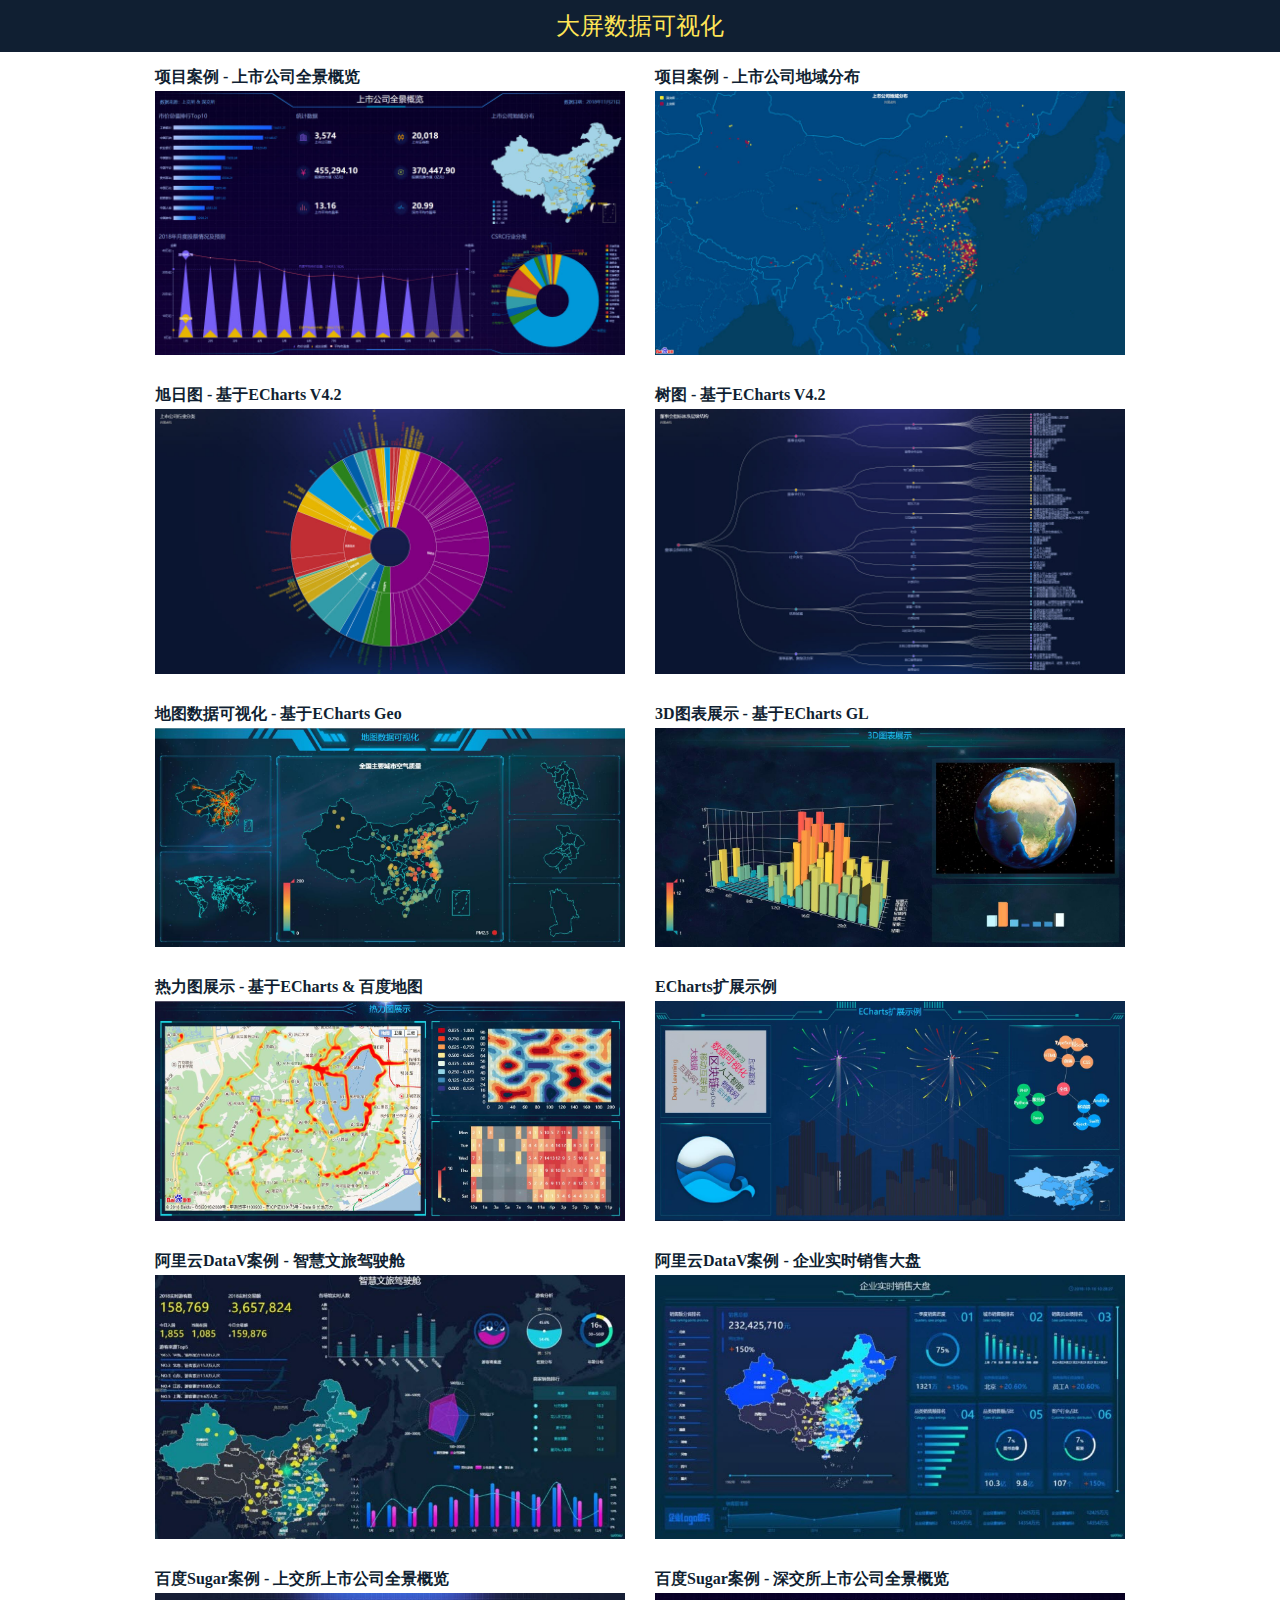
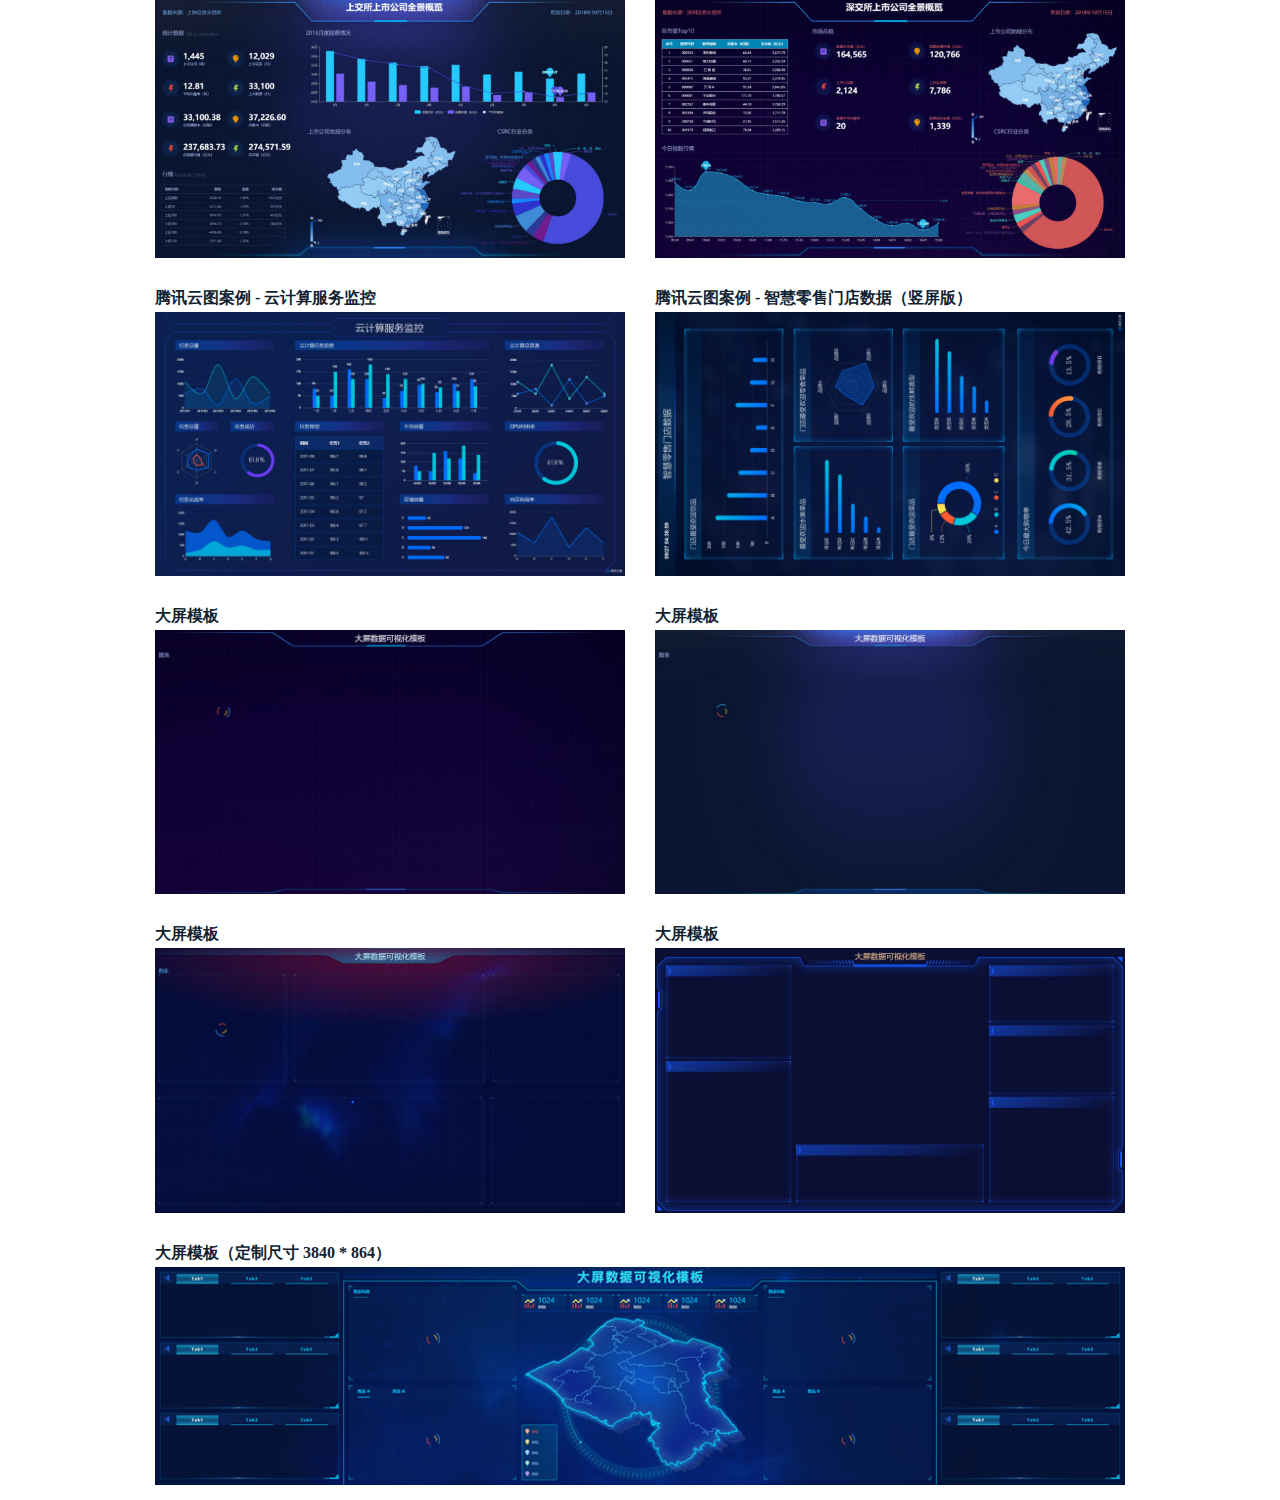
<file: iDataV-master/index.html>
<!DOCTYPE html>

<html>
	<head>
		<meta charset="UTF-8" />
		<title>大屏数据可视化</title>
		<style type="text/css">
			* {margin:0;padding:0;}
			.header {line-height:52px;text-align:center;font-size:24px;
				color:rgb(255,229,86);background-color:#101f32;}
			.wrapper {display:-webkit-flex;display:flex;justify-content:space-around;
				flex-wrap:nowrap;margin:0 auto;max-width:1000px;min-width:600px;}
			.case {display:block;width:50%;margin:15px;text-decoration:none;color:#101f32;}
			.case h3 {margin-bottom:3px;font-size:16px;}
			.case img {display:block;width:100%;}
		</style>
	</head>
	<body>
		<div class="header">大屏数据可视化</div>
		<div class="wrapper">
			<a class="case" href="./case09/index.html" target="_blank">
				<h3>项目案例 - 上市公司全景概览</h3>
				<img class="thumb" src="case09/img/thumb.jpg" />
			</a>
			<a class="case" href="./case07/index.html" target="_blank">
				<h3>项目案例 - 上市公司地域分布</h3>
				<img class="thumb" src="case07/img/thumb.jpg" />
			</a>
		</div>
		<div class="wrapper">
			<a class="case" href="./case06/index.html" target="_blank">
				<h3>旭日图 - 基于ECharts V4.2</h3>
				<img class="thumb" src="case06/img/thumb.jpg" />
			</a>
			<a class="case" href="./case08/index.html" target="_blank">
				<h3>树图 - 基于ECharts V4.2</h3>
				<img class="thumb" src="case08/img/thumb.jpg" />
			</a>
		</div>
		<div class="wrapper">
			<a class="case" href="./case01/index.html" target="_blank">
				<h3>地图数据可视化 - 基于ECharts Geo</h3>
				<img class="thumb" src="case01/img/thumb.jpg" />
			</a>
			<a class="case" href="./case02/index.html" target="_blank">
				<h3>3D图表展示 - 基于ECharts GL</h3>
				<img class="thumb" src="case02/img/thumb.jpg" />
			</a>
		</div>
		<div class="wrapper">
			<a class="case" href="./case03/index.html" target="_blank">
				<h3>热力图展示 - 基于ECharts &amp; 百度地图</h3>
				<img class="thumb" src="case03/img/thumb.jpg" />
			</a>
			<a class="case" href="./case04/index.html" target="_blank">
				<h3>ECharts扩展示例</h3>
				<img class="thumb" src="case04/img/thumb.jpg" />
			</a>
		</div>
		<div class="wrapper">
			<a class="case" href="https://datav.aliyun.com/share/5a2335ee9571434e29acbe0eb19f2ea5" target="_blank">
				<h3>阿里云DataV案例 - 智慧文旅驾驶舱</h3>
				<img class="thumb" src="datav/datav1.jpg" />
			</a>
			<a class="case" href="https://datav.aliyun.com/share/36232cfef0b6a555a7c08d8a51fbd882" target="_blank">
				<h3>阿里云DataV案例 - 企业实时销售大盘</h3>
				<img class="thumb" src="datav/datav2.jpg" />
			</a>
		</div>
		<div class="wrapper">
			<a class="case" href="https://sugar.baidu.com/dashboard/58f5f1c06faf70694d3dc755230f874f" target="_blank">
				<h3>百度Sugar案例 - 上交所上市公司全景概览</h3>
				<img class="thumb" src="sugar/sugar1.jpg" />
			</a>
			<a class="case" href="https://sugar.baidu.com/dashboard/646639d470c66941baff68fe0dd020c8" target="_blank">
				<h3>百度Sugar案例 - 深交所上市公司全景概览</h3>
				<img class="thumb" src="sugar/sugar2.jpg" />
			</a>
		</div>
		<div class="wrapper">
			<a class="case" href="https://v.yuntus.com/cloudv/74b254c06afa8253def97a379528a15e" target="_blank">
				<h3>腾讯云图案例 - 云计算服务监控</h3>
				<img class="thumb" src="yuntu/yuntu1.jpg" />
			</a>
			<a class="case" href="https://v.yuntus.com/cloudv/efd5a1b1cb3016f2f4f96f63a23b3a5c" target="_blank">
				<h3>腾讯云图案例 - 智慧零售门店数据（竖屏版）</h3>
				<img class="thumb" src="yuntu/yuntu2.jpg" />
			</a>
		</div>
		<div class="wrapper">
			<a class="case" href="tpl01/index.html" target="_blank">
				<h3>大屏模板</h3>
				<img class="thumb" src="tpl01/img/thumb.jpg" />
			</a>
			<a class="case" href="tpl02/index.html" target="_blank">
				<h3>大屏模板</h3>
				<img class="thumb" src="tpl02/img/thumb.jpg" />
			</a>
		</div>
		<div class="wrapper">
			<a class="case" href="tpl03/index.html" target="_blank">
				<h3>大屏模板</h3>
				<img class="thumb" src="tpl03/img/thumb.jpg" />
			</a>
			<a class="case" href="tpl04/index.html" target="_blank">
				<h3>大屏模板</h3>
				<img class="thumb" src="tpl04/img/thumb.jpg" />
			</a>
		</div>
		<div class="wrapper">
			<a class="case" style="width:100%;"
				href="tpl05/index.html" target="_blank">
				<h3>大屏模板（定制尺寸 3840 * 864）</h3>
				<img class="thumb" src="tpl05/img/thumb.png" />
			</a>
		</div>
	</body>
</html>
</file>
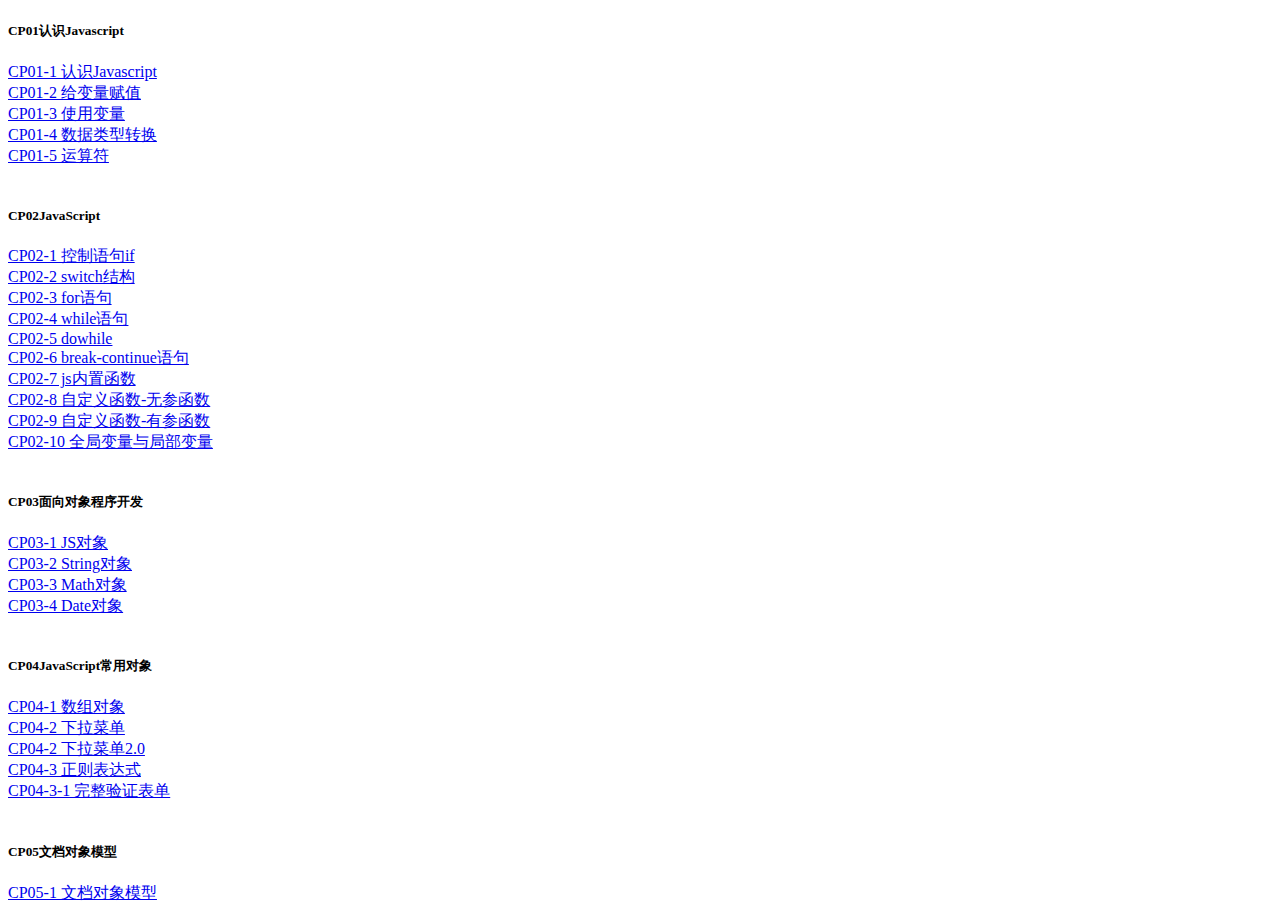
<file: ilovejs/index.html>
<!DOCTYPE html>
<html>
	<head>
		<meta charset="utf-8" />
		<title></title>
	</head>
	<body>
		<h5>CP01认识Javascript</h5>
		<a href="CP01/1-1-helloJS.html">CP01-1 认识Javascript</a><br />
		<a href="CP01/1-2-variable.html">CP01-2 给变量赋值</a><br />
		<a href="CP01/1-3-typeof.html">CP01-3 使用变量</a><br />
		<a href="CP01/1-4-datatype.html">CP01-4 数据类型转换</a><br />
		<a href="CP01/1-5-operation.html">CP01-5 运算符</a><br />
		<br />
		<h5>CP02JavaScript</h5>
		<a href="CP02/2-1-if.html">CP02-1 控制语句if</a><br />
		<a href="CP02/2-2-switch.html">CP02-2 switch结构</a><br />
		<a href="CP02/2-3-for.html">CP02-3 for语句</a><br />
		<a href="CP02/2-4-while.html">CP02-4 while语句</a><br />
		<a href="CP02/2-5-dowhile.html">CP02-5 dowhile</a><br />
		<a href="CP02/2-6-break-continue.html">CP02-6 break-continue语句</a><br />
		<a href="CP02/2-7-sysfunction.html">CP02-7 js内置函数</a><br />
		<a href="CP02/2-8-noParFunction.html">CP02-8 自定义函数-无参函数</a><br />
		<a href="CP02/2-9-parFunction.html">CP02-9 自定义函数-有参函数</a><br />
		<a href="CP02/2-10-globalVar-localVar.html">CP02-10 全局变量与局部变量</a><br />
		<br />
		<h5>CP03面向对象程序开发</h5>
		<a href="CP03/3-1-object.html">CP03-1 JS对象</a><br />
		<a href="CP03/3-2-String.html">CP03-2 String对象</a><br />
		<a href="CP03/3-3-Math.html">CP03-3 Math对象</a><br />
		<a href="CP03/3-4-Date.html">CP03-4 Date对象</a><br />
		<br />
		<h5>CP04JavaScript常用对象</h5>
		<a href="CP04/4-1-Array.html">CP04-1 数组对象</a><br />
		<a href="CP04/4-2-select.html">CP04-2 下拉菜单</a><br />
		<a href="CP04/4-2-select-2.html">CP04-2 下拉菜单2.0</a><br />
		<a href="CP04/4-3-reg.html">CP04-3 正则表达式</a><br />
		<a href="CP04/4-3-reg-1.html">CP04-3-1 完整验证表单</a><br />
		<br />
		<h5>CP05文档对象模型</h5>
		<a href="CP05/5-1-dom.html">CP05-1 文档对象模型</a><br />
	</body>
</html>
</file>
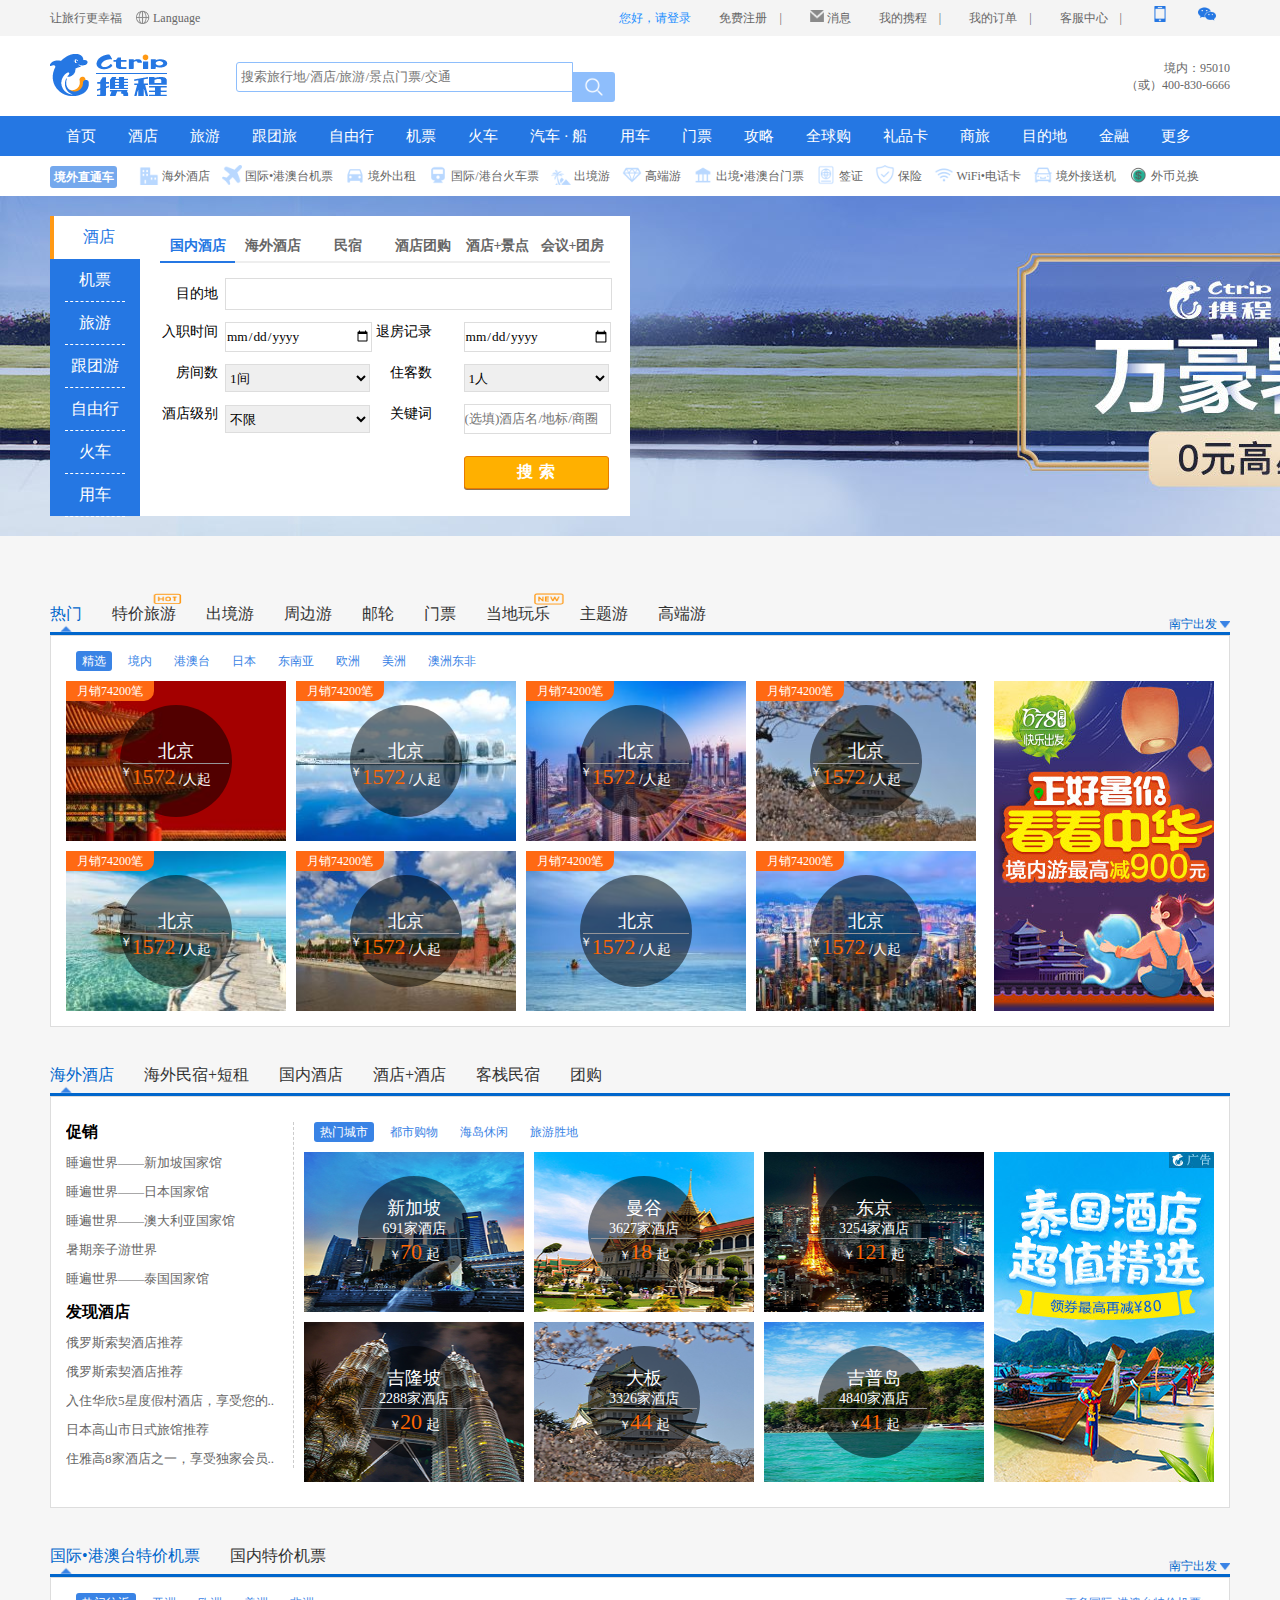
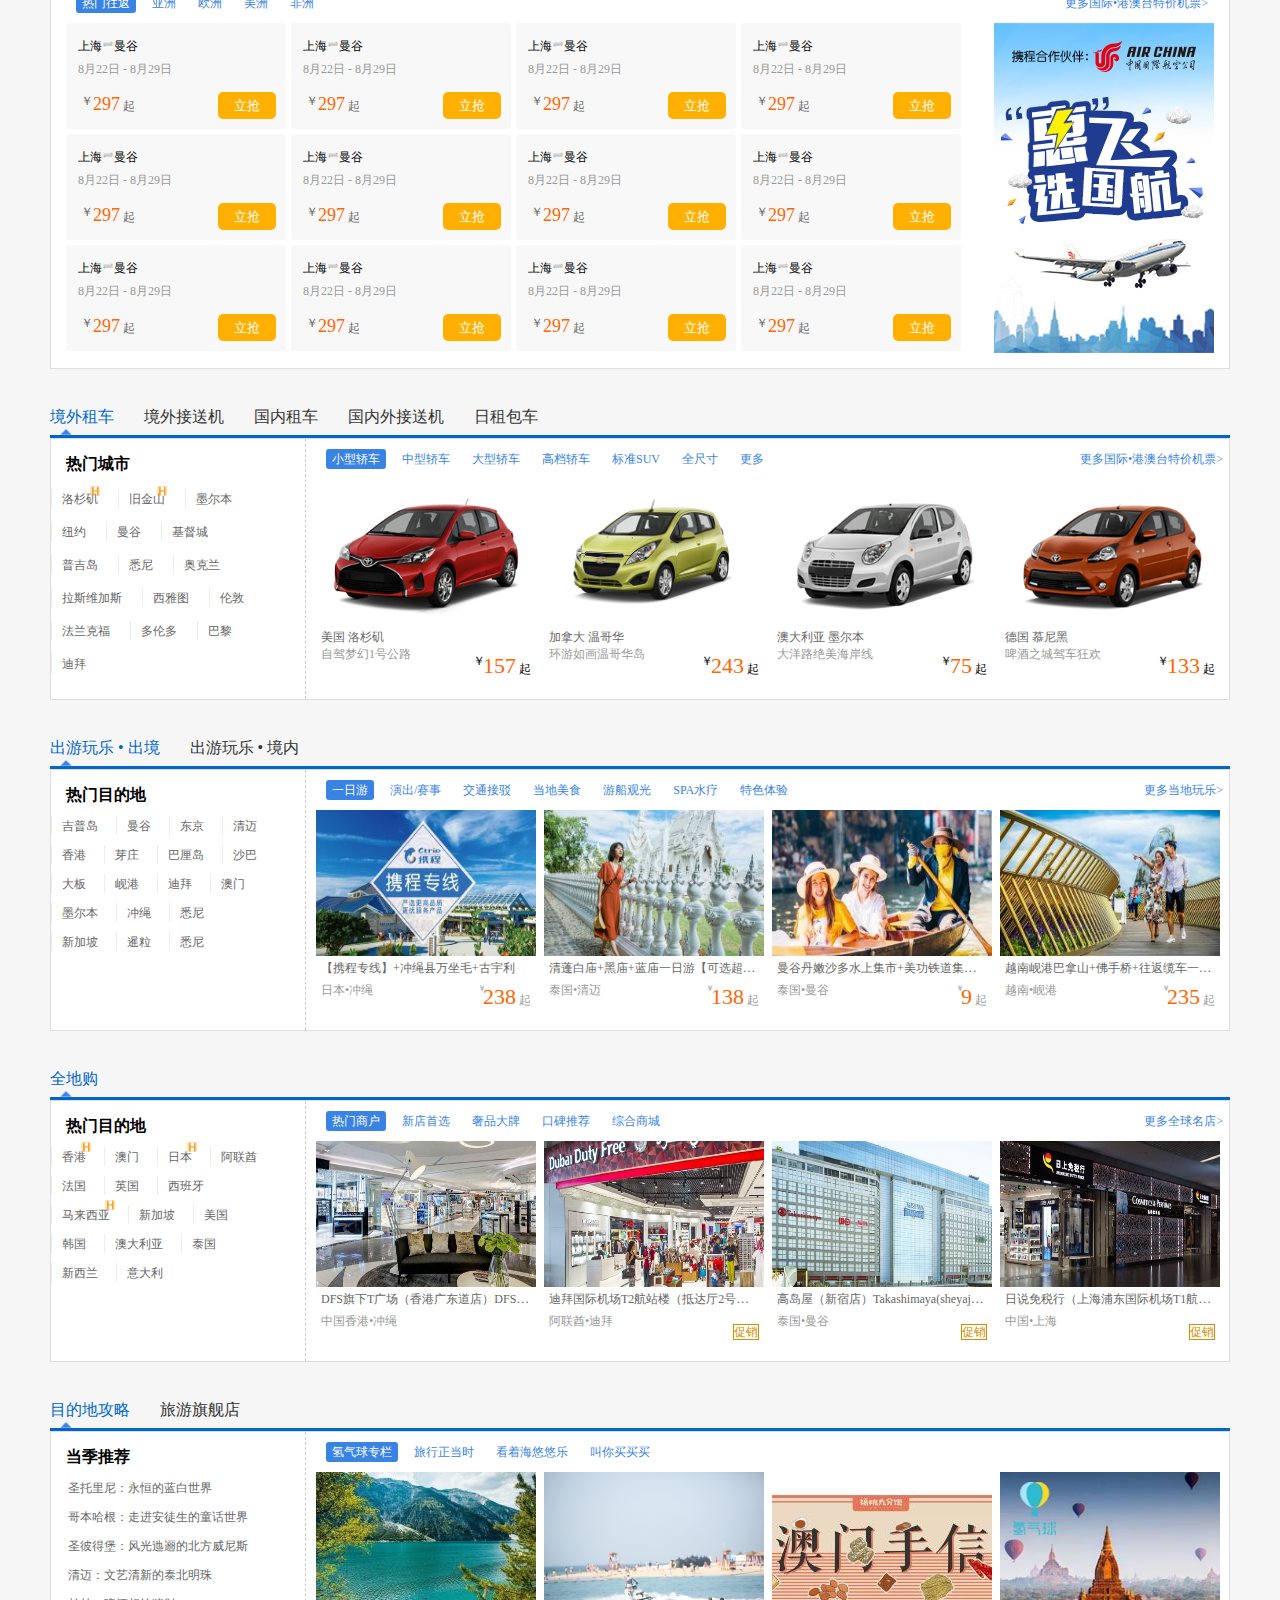
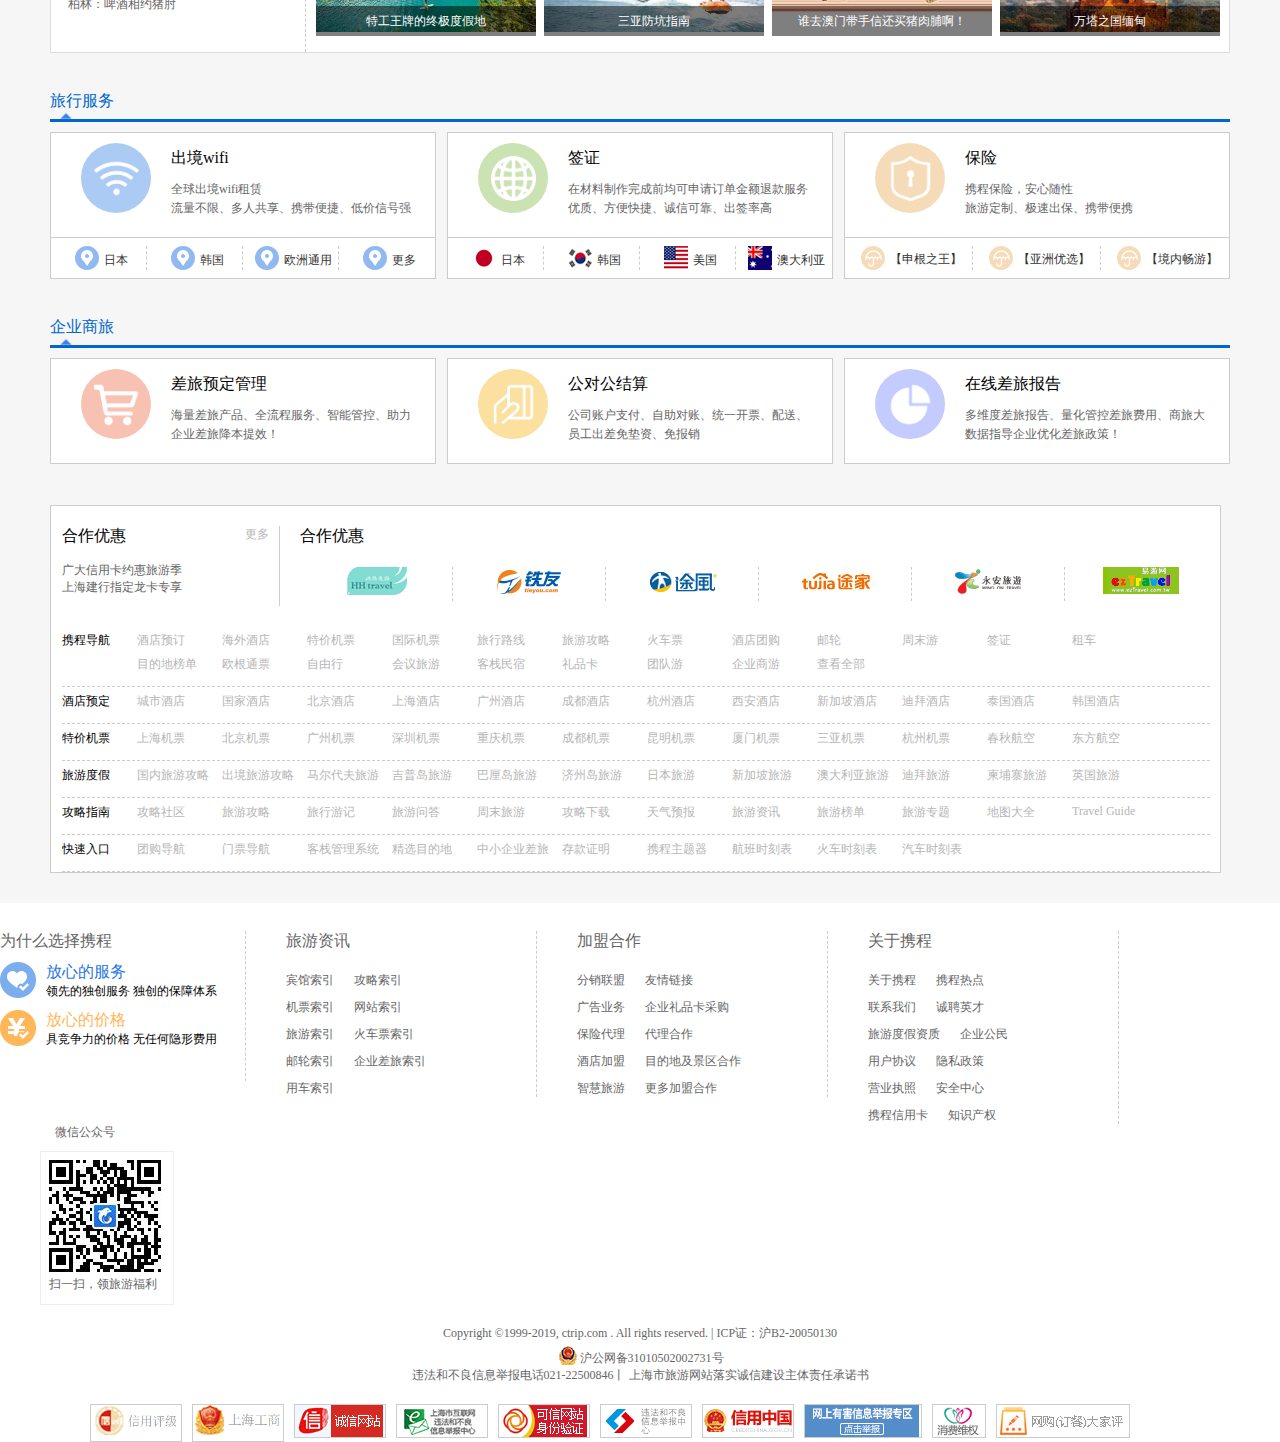
<file: myxc/index.html>
<!DOCTYPE html>
<html>
	<head>
		<meta charset="utf-8" />
		<title>罗永杰的携程</title>
		<link type="text/css" rel="stylesheet" href="./css/style_topBox.css" />
		<link type="text/css" rel="stylesheet" href="./css/searchBox.css" />
		<link type="text/css" rel="stylesheet" href="./css/navBox.css" />
		<link type="text/css" rel="stylesheet" href="./css/menusBox.css" />
		<link type="text/css" rel="stylesheet" href="./css/bannerBox.css" />
		<link type="text/css" rel="stylesheet" href="./css/contenctBox.css" />
		<link type="text/css" rel="stylesheet" href="./css/footerBox.css" />
	</head>
	<body>
		<!-- 头部标签 -->
		<div class="topBox">
			<!-- 头部水平居中位置 -->
			<div class="topCenterBox">
				<!-- 左边盒子 -->
				<div class="topLeftBox">
					<!-- 左边内容 -->
					<div class="topLeftnfoBox">
						让旅行更幸福
					</div>
					<!-- 左边英文内容 -->
					<div class="languageBox">
						<img src="./img/index/icon/earth.png" class="earth" alt="地球仪">
						Language
					</div>
				</div>
				<!-- 右边盒子 -->
				<div class="topRightBox">
					<ul>
						<li><a href="#1" target="_blank" class="loginfoLink">
								<a href="./Subsite/Loginpage.html" target="_blank"><font color="dodgerblue">您好，请登录</font></a>
							</a></li>
						<li><a href="./Subsite/register.html" target="_blank">免费注册 &nbsp; &nbsp;|</a></li>
						<li><a href="#3" target="_blank">
								<img src="./img/index/icon/message.png" class="message" alt="消息">
								消息
							</a></li>
						<li><a href="#4" target="_blank">我的携程 &nbsp; &nbsp;|</a></li>
						<li><a href="#5" target="_blank">我的订单 &nbsp; &nbsp;|</a></li>
						<li><a href="#6" target="_blank">客服中心 &nbsp; &nbsp;|</a></li>
						<li><a href="#7" target="_blank">
								<img src="./img/index/icon/phone.png" class="phone" alt="手机">
							</a></li>
						<li><a href="#8" target="_blank">
								<img src="./img/index/icon/wechat.png" class="wechat" alt="微信">
							</a></li>
					</ul>
				</div>
			</div>
		</div>

		<!-- 顶部导航搜索内容 -->
		<div class="searchBox">
			<!-- 导航栏中心内容 -->
			<div class="searchCenterBox">
				<!-- 左边内容 -->
				<div class="searcLeftBox">
					<img src="./img/index/logo.png" alt="携程">
					<!-- 搜索框区域 -->
					<div class="searcInputBox">
						<input type="text" name="keywords" placeholder="搜索旅行地/酒店/旅游/景点门票/交通" class="keywordsBox">
						<input type="button" value="" class="searchBtn">
					</div>
				</div>
				<!-- 右边内容 -->
				<div class="searchRightBox">
					<p class="topInfo">境内：95010</p>
					<p>（或）400-830-6666</p>
				</div>
			</div>
		</div>
		<!-- 导航栏 -->
		<div class="navBox">
			<!-- 导航栏中心内容 -->
			<div class="navCenterBox">
				<ul>
					<li><a href="#1" target="_blank">首页</a></li>
					<li><a href="#2" target="_blank">酒店</a></li>
					<li><a href="#3" target="_blank">旅游</a></li>
					<li><a href="#4" target="_blank">跟团旅</a></li>
					<li><a href="#5" target="_blank">自由行</a></li>
					<li><a href="#6" target="_blank">机票</a></li>
					<li><a href="#7" target="_blank">火车</a></li>
					<li><a href="#8" target="_blank">汽车 · 船</a></li>
					<li><a href="#9" target="_blank">用车</a></li>
					<li><a href="#10" target="_blank">门票</a></li>
					<li><a href="#11" target="_blank">攻略</a></li>
					<li><a href="#12" target="_blank">全球购</a></li>
					<li><a href="#13" target="_blank">礼品卡</a></li>
					<li><a href="#14" target="_blank">商旅</a></li>
					<li><a href="#15" target="_blank">目的地</a></li>
					<li><a href="#16" target="_blank">金融</a></li>
					<li><a href="#17" target="_blank">更多</a></li>
				</ul>
			</div>
		</div>
		<!-- 导航栏子搜索栏 -->
		<div class="menusBox">
			<div class="menusCenterBox">
				<!-- 文本 -->
				<span class="menusInfo">境外直通车</span>
				<ul>
					<li><a href="#1" target="_blank">
							<img src="./img/index/menus/hotel.png" class="menusIcon" alt="酒店">
							海外酒店
						</a></li>
					<li><a href="#2" target="_blank">
							<img src="./img/index/menus/airplane.png" class="menusIcon" alt="飞机票">
							国际•港澳台机票
						</a></li>
					<li><a href="#3" target="_blank">
							<img src="./img/index/menus/car.png" class="menusIcon" alt="出租车">
							境外出租
						</a></li>
					<li><a href="#4" target="_blank">
							<img src="./img/index/menus/train.png" class="menusIcon" alt="火车">
							国际/港台火车票
						</a></li>
					<li><a href="#5" target="_blank">
							<img src="./img/index/menus/tour.png" class="menusIcon" alt="椰子">
							出境游
						</a></li>
					<li><a href="#6" target="_blank">
							<img src="./img/index/menus/vip.png" class="menusIcon" alt="钻石">
							高端游
						</a></li>
					<li><a href="#7" target="_blank">
							<img src="./img/index/menus/inside.png" class="menusIcon" alt="房子">
							出境•港澳台门票
						</a></li>
					<li><a href="#8" target="_blank">
							<img src="./img/index/menus/visa.png" class="menusIcon" alt="手机地球">
							签证
						</a></li>
					<li><a href="#9" target="_blank">
							<img src="./img/index/menus/safe.png" class="menusIcon" alt="保险">
							保险
						</a></li>
					<li><a href="#10" target="_blank">
							<img src="./img/index/menus/wifi.png" class="menusIcon" alt="wifi">
							WiFi•电话卡
						</a></li>
					<li><a href="#11" target="_blank">
							<img src="./img/index/menus/jiesong.png" class="menusIcon" alt="小汽车">
							境外接送机
						</a></li>
					<li><a href="#12" target="_blank">
							<img src="./img/index/menus/rmb.png" class="menusIcon" alt="币">
							外币兑换
						</a></li>
				</ul>

			</div>
		</div>
		<!-- 导航下的机票位 -->
		<div class="bannerBOX">
			<!-- 中间区域 -->
			<div class="bannreMiddleBox">
				<!-- 左边导航块 -->
				<div class="bannerLeftBox">
					<!-- 左边导航列表 -->
					<div class="bannerLeft">
						<ul>
							<li id="active"><a href="#" target="_blank">
									<div>酒店</div>
								</a></li>
							<li><a href="#">
									<div>机票</div>
								</a></li>
							<li><a href="#4">
									<div>旅游</div>
								</a></li>
							<li><a href="#4">
									<div>跟团游</div>
								</a></li>
							<li><a href="#5">
									<div>自由行</div>
								</a></li>
							<li><a href="#6">
									<div>火车</div>
								</a></li>
							<li><a href="#7">
									<div>用车</div>
								</a></li>
						</ul>
					</div>
					<!-- 右边导航栏详细内容区 -->
					<div class="rightContentBox">
						<div class="searchNav">
							<ul>
								<li class="jackey"><a href="#1">国内酒店</a></li>
								<li><a href="#2">海外酒店</a></li>
								<li><a href="#3">民宿</a></li>
								<li><a href="#4">酒店团购</a></li>
								<li><a href="#5">酒店+景点</a></li>
								<li><a href="#6">会议+团房</a></li>
							</ul>
						</div>
						<!-- 内容输入表单区域 -->
						<div class="inputContentBox">
							<table>
								<form action="" method="post">
									<tr>
										<td align="right">目的地</td>
										<td colspan="3">
											<input type="text" name="action" class="inputBox" id="">
										</td>
									</tr>
									<tr>
										<td align="right">入职时间</td>
										<td>
											<input class="inputsize" type="date" name="checkIntime" id="">
										</td>
										<td align="right">退房记录</td>
										<td>
											<input class="inputsize_2" type="date" name="checkIntime" id="">
										</td>
									</tr>
									<tr>
										<td align="right">房间数</td>
										<td>
											<select class="inputsize" name="checkOutTime" id="">
												<option value="1">1间</option>
												<option value="2">2间</option>
												<option value="3">3间</option>
												<option value="4">4间</option>
												<option value="5">5间</option>
												<option value="6">6间</option>
											</select>
										</td>
										<td align="right">住客数</td>
										<td>
											<select class="inputsize_2" name="checkInNumber" id="">
												<option value="1">1人</option>
												<option value="2">2人</option>
												<option value="3">3人</option>
												<option value="4">4人</option>
											</select>
										</td>

									</tr>
									<tr>
										<td align="right">酒店级别</td>
										<td>
											<select class="inputsize" name="checkInNumber" id="">
												<option value="0">不限</option>
												<option value="1">五星级/豪华</option>
												<option value="2">四星级/高档</option>
												<option value="3">三星级/舒适</option>
												<option value="4">二星级以下/经济</option>
											</select>
										</td>
										<td align="right">关键词</td>
										<td>
											<input class="inputsize_2" type="text" name="keywords" id=""
												placeholder="(选填)酒店名/地标/商圈">
										</td>
									</tr>
									<tr>
										<td colspan="3"></td>
										<td>
											<input type="submit" value="搜索" class="btn">
										</td>
									</tr>
								</form>
							</table>
						</div>
					</div>
				</div>
			</div>
		</div>
		<!-- 下面的内容区域。 -->
		<div class="contenctBox">
			<!-- 内容区居中块 -->
			<div class="container">
				<!-- 第一个热门区域 -->
				<div class="hotBox">
					<!-- 热门导航条 -->
					<div class="hotNavBox">
						<ul>
							<li id="activeA">
								<a href="#1">
									热门
									<img src="./img/index/top3.png" alt="上标图片" class="top">
								</a>
							</li>
							<li class="rePosition">
								<a href="#2">
									特价旅游
									<img src="./img/index/hot.png" alt="HOT" class="hot">
								</a>
							</li>
							<li><a href="#3">出境游</a></li>
							<li><a href="#4">周边游</a></li>
							<li><a href="#5">邮轮</a></li>
							<li><a href="#6">门票</a></li>
							<li class="rePosition">
								<a href="#7">
									当地玩乐
									<img src="./img/index/new.png" alt="NEW" class="new">
								</a>
							</li>
							<li><a href="#8">主题游</a></li>
							<li><a href="#9">高端游</a></li>
						</ul>
						<div class="ringhtOut">
							南宁出发
							<img src="./img/index/bottom3.png" alt="下标图片">
						</div>
					</div>
					<!-- 热门的内容区域 -->
					<div class="hotContentBox">
						<!-- 精选列表 -->
						<div class="navListBox">
							<ul>
								<li id="active"><a href="#1">精选</a></li>
								<li><a href="#2">境内</a></li>
								<li><a href="#3">港澳台</a></li>
								<li><a href="#4">日本</a></li>
								<li><a href="#5">东南亚</a></li>
								<li><a href="#6">欧洲</a></li>
								<li><a href="#7">美洲</a></li>
								<li><a href="#8">澳洲东非</a></li>
							</ul>
						</div>
						<!-- 内容区域 -->
						<div class="picContentBox">
							<!-- 左边内容区域 -->
							<div class="picLeft width910">
								<!-- 单个盒子开始 -->
								<div class="imgBox rePosition">
									<!-- 左上角的销售数量 -->
									<a href="#">
										<div class="topSaleBox jacPosition">
											月销74200笔
										</div>
										<div class="picIntodusceBox jacPosition">
											<p>北京</p>
											<span class="money">￥</span>
											<span class="price">1572</span>
											<span>/人起</span>
										</div>
										<img src="./img/index/pic.1.jpg" alt="北京图片1">
									</a>
								</div>
								<!-- 第二个图片 -->
								<div class="imgBox rePosition">
									<!-- 左上角的销售数量 -->
									<a href="#">
										<div class="topSaleBox jacPosition">
											月销74200笔
										</div>
										<div class="picIntodusceBox jacPosition">
											<p>北京</p>
											<span class="money">￥</span>
											<span class="price">1572</span>
											<span>/人起</span>
										</div>
										<img src="./img/index/pic.2.jpg" alt="北京图片2">
									</a>
								</div>
								<!-- 第三个图片位置 -->
								<div class="imgBox rePosition">
									<!-- 左上角的销售数量 -->
									<a href="#">
										<div class="topSaleBox jacPosition">
											月销74200笔
										</div>
										<div class="picIntodusceBox jacPosition">
											<p>北京</p>
											<span class="money">￥</span>
											<span class="price">1572</span>
											<span>/人起</span>
										</div>
										<img src="./img/index/pic.3.jpg" alt="北京图片3">
									</a>
								</div>
								<!-- 第四个图片位置 -->
								<div class="imgBox rePosition">
									<!-- 左上角的销售数量 -->
									<a href="#">
										<div class="topSaleBox jacPosition">
											月销74200笔
										</div>
										<div class="picIntodusceBox jacPosition">
											<p>北京</p>
											<span class="money">￥</span>
											<span class="price">1572</span>
											<span>/人起</span>
										</div>
										<img src="./img/index/pic.4.jpg" alt="北京图片4">
									</a>
								</div>
								<!-- 第五个图片位置 -->
								<div class="imgBox rePosition">
									<!-- 左上角的销售数量 -->
									<a href="#">
										<div class="topSaleBox jacPosition">
											月销74200笔
										</div>
										<div class="picIntodusceBox jacPosition">
											<p>北京</p>
											<span class="money">￥</span>
											<span class="price">1572</span>
											<span>/人起</span>
										</div>
										<img src="./img/index/pic.5.jpg" alt="北京图片5">
									</a>
								</div>
								<!-- 第六个图片位置 -->
								<div class="imgBox rePosition">
									<!-- 左上角的销售数量 -->
									<a href="#">
										<div class="topSaleBox jacPosition">
											月销74200笔
										</div>
										<div class="picIntodusceBox jacPosition">
											<p>北京</p>
											<span class="money">￥</span>
											<span class="price">1572</span>
											<span>/人起</span>
										</div>
										<img src="./img/index/pic.6.jpg" alt="北京图片6">
									</a>
								</div>
								<!-- 第七个图片位置 -->
								<div class="imgBox rePosition">
									<!-- 左上角的销售数量 -->
									<a href="#">
										<div class="topSaleBox jacPosition">
											月销74200笔
										</div>
										<div class="picIntodusceBox jacPosition">
											<p>北京</p>
											<span class="money">￥</span>
											<span class="price">1572</span>
											<span>/人起</span>
										</div>
										<img src="./img/index/pic.7.jpg" alt="北京图片7">
									</a>
								</div>
								<!-- 第八个图片位置 -->
								<div class="imgBox rePosition">
									<!-- 左上角的销售数量 -->
									<a href="#">
										<div class="topSaleBox jacPosition">
											月销74200笔
										</div>
										<div class="picIntodusceBox jacPosition">
											<p>北京</p>
											<span class="money">￥</span>
											<span class="price">1572</span>
											<span>/人起</span>
										</div>
										<img src="./img/index/pic.8.jpg" alt="北京图片8">
									</a>
								</div>
								<!-- 单个图片结束 -->
							</div>
							<!-- 右边内容区域 -->
							<div class="picRight">
								<a href="#"><img src="./img/index/pic.9.jpg" alt=""></a>
							</div>
						</div>
					</div>
				</div>
				<!-- 第二海外酒店区域 -->
				<div class="hotBox">
					<!-- 热门导航条 -->
					<div class="hotNavBox">
						<ul>
							<li id="activeA">
								<a href="#1">
									海外酒店
									<img src="./img/index/top3.png" alt="上标图片" class="top">
								</a>
							</li>
							<li class="rePosition">
								<a href="#2">
									海外民宿+短租

								</a>
							</li>
							<li><a href="#3">国内酒店</a></li>
							<li><a href="#4">酒店+酒店</a></li>
							<li><a href="#5">客栈民宿</a></li>
							<li><a href="#6">团购</a></li>

						</ul>
					</div>
					<!-- 热门的内容区域 -->
					<div class="hotContentBox">

						<!-- 内容区域 -->
						<div class="picContentBox">
							<!-- <左边新闻列表 -->
							<div class="newBox">
								<h4>促销</h4>
								<ul>
									<li><a href="#1">睡遍世界——新加坡国家馆</a></li>
									<li><a href="#2">睡遍世界——日本国家馆</a></li>
									<li><a href="#3">睡遍世界——澳大利亚国家馆</a></li>
									<li><a href="#4">暑期亲子游世界</a></li>
									<li><a href="#5">睡遍世界——泰国国家馆</a></li>
								</ul>
								<h4 class="he">发现酒店</h4>
								<ul>
									<li><a href="#1">俄罗斯索契酒店推荐</a></li>
									<li><a href="#2">俄罗斯索契酒店推荐</a></li>
									<li><a href="#3">入住华欣5星度假村酒店，享受您的..</a></li>
									<li><a href="#4">日本高山市日式旅馆推荐</a></li>
									<li><a href="#5">住雅高8家酒店之一，享受独家会员..</a></li>
								</ul>
							</div>
							<div class="rightBox">
								<!-- 精选列表 -->
								<div class="navListBox">
									<ul>
										<li id="active"><a href="#1">热门城市</a></li>
										<li><a href="#2">都市购物</a></li>
										<li><a href="#3">海岛休闲</a></li>
										<li><a href="#4">旅游胜地</a></li>

									</ul>
								</div>
								<!-- 右边边内容区域 -->
								<div class="picLeft width680 bottom10">
									<!-- 单个盒子开始 -->
									<div class="imgBox rePosition">

										<a href="#" target="_blank">
											<!-- 第一个图片盒子 -->
											<div class="picIntodusceBox jacPosition">
												<div class="picIntro">
													<h3>新加坡</h3>
													<span>691家酒店</span>
												</div>
												<!-- 下面的位置处理样式 -->
												<div class="moneyBox">
													<span class="money">￥</span>
													<span class="price">70</span>
													<span>起</span>
												</div>
											</div>
											<img src="./img/index/div2.1.jpg" alt="新加坡图片">
										</a>
									</div>
									<!-- 第二个图片盒子 -->
									<div class="imgBox rePosition">

										<a href="#">
											<!-- 第二个图片盒子 -->
											<div class="picIntodusceBox jacPosition">
												<div class="picIntro">
													<h3>曼谷</h3>
													<span>3627家酒店</span>
												</div>
												<!-- 下面的位置处理样式 -->
												<div class="moneyBox">
													<span class="money">￥</span>
													<span class="price">18</span>
													<span>起</span>
												</div>
											</div>
											<img src="./img/index/div2.2.jpg" alt="曼谷图片">
										</a>
									</div>
									<!-- 第三个图片盒子 -->
									<div class="imgBox rePosition">

										<a href="#">
											<!-- 第三个图片盒子 -->
											<div class="picIntodusceBox jacPosition">
												<div class="picIntro">
													<h3>东京</h3>
													<span>3254家酒店</span>
												</div>
												<!-- 下面的位置处理样式 -->
												<div class="moneyBox">
													<span class="money">￥</span>
													<span class="price">121</span>
													<span>起</span>
												</div>
											</div>
											<img src="./img/index/div2.3.jpg" alt="东京图片">
										</a>
									</div>
									<!-- 第四个图片盒子 -->
									<div class="imgBox rePosition">
										<!-- 左上角的销售数量 -->
										<a href="#">
											<!-- 第四个图片盒子 -->
											<div class="picIntodusceBox jacPosition">
												<div class="picIntro">
													<h3>吉隆坡</h3>
													<span>2288家酒店</span>
												</div>
												<!-- 下面的位置处理样式 -->
												<div class="moneyBox">
													<span class="money">￥</span>
													<span class="price">20</span>
													<span>起</span>
												</div>
											</div>
											<img src="./img/index/div2.4.jpg" alt="吉隆坡图片">
										</a>
									</div>
									<!-- 第五个图片盒子 -->
									<div class="imgBox rePosition">

										<a href="#">
											<!-- 第五个图片盒子 -->
											<div class="picIntodusceBox jacPosition">
												<div class="picIntro">
													<h3>大板</h3>
													<span>3326家酒店</span>
												</div>
												<!-- 下面的位置处理样式 -->
												<div class="moneyBox">
													<span class="money">￥</span>
													<span class="price">44</span>
													<span>起</span>
												</div>
											</div>
											<img src="./img/index/div2.5.jpg" alt="大板图片">
										</a>
									</div>
									<!-- 第六个图片盒子 -->
									<div class="imgBox rePosition">

										<a href="#">
											<!-- 第六个图片盒子 -->
											<div class="picIntodusceBox jacPosition">
												<div class="picIntro">
													<h3>吉普岛</h3>
													<span>4840家酒店</span>
												</div>
												<!-- 下面的位置处理样式 -->
												<div class="moneyBox">
													<span class="money">￥</span>
													<span class="price">41</span>
													<span>起</span>
												</div>
											</div>
											<img src="./img/index/div2.6.jpg" alt="吉普岛图片">
										</a>
									</div>
									<!-- 结束 -->
								</div>
								<!-- 右边内容区域 -->
								<div class="picRight">
									<a href="#"><img src="./img/index/div2.7.jpg" alt=""></a>
								</div>
							</div>
						</div>
					</div>
				</div>
				<!-- 第三个机票区域 -->
				<div class="hotBox">
					<!-- 热门导航条 -->
					<div class="hotNavBox">
						<ul>
							<li id="activeA">
								<a href="#">
									国际•港澳台特价机票
									<img src="./img/index/top3.png" alt="上标图片" class="top">
								</a>
							</li>
							<li class="rePosition">
								<a href="#">
									国内特价机票

								</a>
							</li>

						</ul>
						<div class="ringhtOut">
							南宁出发
							<img src="./img/index/bottom3.png" alt="下标图片">
						</div>
					</div>
					<!-- 热门的内容区域 -->
					<div class="hotContentBox">
						<!-- 精选列表 -->
						<div class="navListBox">
							<ul>
								<li id="active"><a href="#">热门往返</a></li>
								<li><a href="#">亚洲</a></li>
								<li><a href="#">欧洲</a></li>
								<li><a href="#">美洲</a></li>
								<li><a href="#">非洲</a></li>
							</ul>
							<div class="psa">
								<ul>
									<li><a href="">更多国际•港澳台特价机票></a></li>
								</ul>
							</div>
						</div>
						<!-- 内容区域 -->
						<div class="picContentBox">
							<!-- 左边内容区域 -->
							<div class="picLeft width910">
								<!-- 机票第一个盒子开始 -->
								<div class="airBox rePosition">
									<p>
										上海<img src="./img/index/each.png" alt="" width="12px" height="12px">曼谷
									</p>
									<p class="airTime">8月22日 - 8月29日</p>
									<p class="airPrice">
										<span class="monoeyTcon rePosition">￥</span>
										<span class="price">297</span>
										<span>起</span>
									</p>
									<input class="butoon jacPosition" type="button" value="立抢">
								</div>
								<!-- 机票第二个盒子开始 -->
								<div class="airBox rePosition">
									<p>
										上海<img src="./img/index/each.png" alt="" width="12px" height="12px">曼谷
									</p>
									<p class="airTime">8月22日 - 8月29日</p>
									<p class="airPrice">
										<span class="monoeyTcon rePosition">￥</span>
										<span class="price">297</span>
										<span>起</span>
									</p>
									<input class="butoon jacPosition" type="button" value="立抢">
								</div>
								<!-- 机票第三个盒子开始 -->
								<div class="airBox rePosition">
									<p>
										上海<img src="./img/index/each.png" alt="" width="12px" height="12px">曼谷
									</p>
									<p class="airTime">8月22日 - 8月29日</p>
									<p class="airPrice">
										<span class="monoeyTcon rePosition">￥</span>
										<span class="price">297</span>
										<span>起</span>
									</p>
									<input class="butoon jacPosition" type="button" value="立抢">
								</div>
								<!-- 机票第四个盒子开始 -->
								<div class="airBox rePosition">
									<p>
										上海<img src="./img/index/each.png" alt="" width="12px" height="12px">曼谷
									</p>
									<p class="airTime">8月22日 - 8月29日</p>
									<p class="airPrice">
										<span class="monoeyTcon rePosition">￥</span>
										<span class="price">297</span>
										<span>起</span>
									</p>
									<input class="butoon jacPosition" type="button" value="立抢">
								</div>
								<!-- 机票第五个盒子开始 -->
								<div class="airBox rePosition">
									<p>
										上海<img src="./img/index/each.png" alt="" width="12px" height="12px">曼谷
									</p>
									<p class="airTime">8月22日 - 8月29日</p>
									<p class="airPrice">
										<span class="monoeyTcon rePosition">￥</span>
										<span class="price">297</span>
										<span>起</span>
									</p>
									<input class="butoon jacPosition" type="button" value="立抢">
								</div>
								<!-- 机票第六个盒子开始 -->
								<div class="airBox rePosition">
									<p>
										上海<img src="./img/index/each.png" alt="" width="12px" height="12px">曼谷
									</p>
									<p class="airTime">8月22日 - 8月29日</p>
									<p class="airPrice">
										<span class="monoeyTcon rePosition">￥</span>
										<span class="price">297</span>
										<span>起</span>
									</p>
									<input class="butoon jacPosition" type="button" value="立抢">
								</div>
								<!-- 机票第七个盒子开始 -->
								<div class="airBox rePosition">
									<p>
										上海<img src="./img/index/each.png" alt="" width="12px" height="12px">曼谷
									</p>
									<p class="airTime">8月22日 - 8月29日</p>
									<p class="airPrice">
										<span class="monoeyTcon rePosition">￥</span>
										<span class="price">297</span>
										<span>起</span>
									</p>
									<input class="butoon jacPosition" type="button" value="立抢">
								</div>
								<!-- 机票第八个盒子开始 -->
								<div class="airBox rePosition">
									<p>
										上海<img src="./img/index/each.png" alt="" width="12px" height="12px">曼谷
									</p>
									<p class="airTime">8月22日 - 8月29日</p>
									<p class="airPrice">
										<span class="monoeyTcon rePosition">￥</span>
										<span class="price">297</span>
										<span>起</span>
									</p>
									<input class="butoon jacPosition" type="button" value="立抢">
								</div>
								<!-- 机票第九个盒子开始 -->
								<div class="airBox rePosition">
									<p>
										上海<img src="./img/index/each.png" alt="" width="12px" height="12px">曼谷
									</p>
									<p class="airTime">8月22日 - 8月29日</p>
									<p class="airPrice">
										<span class="monoeyTcon rePosition">￥</span>
										<span class="price">297</span>
										<span>起</span>
									</p>
									<input class="butoon jacPosition" type="button" value="立抢">
								</div>
								<!-- 机票第十个盒子开始 -->
								<div class="airBox rePosition">
									<p>
										上海<img src="./img/index/each.png" alt="" width="12px" height="12px">曼谷
									</p>
									<p class="airTime">8月22日 - 8月29日</p>
									<p class="airPrice">
										<span class="monoeyTcon rePosition">￥</span>
										<span class="price">297</span>
										<span>起</span>
									</p>
									<input class="butoon jacPosition" type="button" value="立抢">
								</div>
								<!-- 机票第十一个盒子开始 -->
								<div class="airBox rePosition">
									<p>
										上海<img src="./img/index/each.png" alt="" width="12px" height="12px">曼谷
									</p>
									<p class="airTime">8月22日 - 8月29日</p>
									<p class="airPrice">
										<span class="monoeyTcon rePosition">￥</span>
										<span class="price">297</span>
										<span>起</span>
									</p>
									<input class="butoon jacPosition" type="button" value="立抢">
								</div>
								<!-- 机票第十二个盒子开始 -->
								<div class="airBox rePosition">
									<p>
										上海<img src="./img/index/each.png" alt="" width="12px" height="12px">曼谷
									</p>
									<p class="airTime">8月22日 - 8月29日</p>
									<p class="airPrice">
										<span class="monoeyTcon rePosition">￥</span>
										<span class="price">297</span>
										<span>起</span>
									</p>
									<input class="butoon jacPosition" type="button" value="立抢">
								</div>
							</div>
							<!-- 右边内容区域 -->
							<div class="picRight">
								<a href="#"><img src="./img/index/div3.1.jpg" alt=""></a>
							</div>
						</div>
					</div>
				</div>
				<!-- 第四个境外出租区域 -->
				<div class="hotBox">
					<!-- 热门导航条 -->
					<div class="hotNavBox">
						<ul>
							<li id="activeA">
								<a href="#">
									境外租车
									<img src="./img/index/top3.png" alt="上标图片" class="top">
								</a>
							</li>
							<li class="rePosition"><a href="#">境外接送机</a></li>
							<li><a href="#">国内租车</a></li>
							<li><a href="#">国内外接送机</a></li>
							<li><a href="#">日租包车</a></li>
						</ul>

					</div>
					<!-- 热门的内容区域 -->
					<div class="carContentBox">

						<!-- 内容区域 -->
						<div class="picContentBox">
							<!-- <左边热门城市列表 -->
							<div class="hotCity">
								<h4>热门城市</h4>
								<ul>
									<li class="rePosition">
										<a href="#">
											洛杉矶
											<img src="./img/index/H.png" alt="" class="jacPosition">
										</a>
									</li>
									<li class="rePosition">
										<a href="#">
											旧金山
											<img src="./img/index/H.png" alt="" class="jacPosition">
										</a>
									</li>
									<li><a href="#">墨尔本</a></li>
									<li><a href="#">纽约</a></li>
									<li><a href="#">曼谷</a></li>
									<li><a href="#">基督城</a></li>
									<li><a href="#">普吉岛</a></li>
									<li><a href="#">悉尼</a></li>
									<li><a href="#">奥克兰</a></li>
									<li><a href="#">拉斯维加斯</a></li>
									<li><a href="#">西雅图</a></li>
									<li><a href="#">伦敦</a></li>
									<li><a href="#">法兰克福</a></li>
									<li><a href="#">多伦多</a></li>
									<li><a href="#">巴黎</a></li>
									<li><a href="#">迪拜</a></li>

								</ul>

							</div>
							<div class="rightBox">
								<!-- 精选列表 -->
								<div class="navListBox top10 bottom10">
									<ul>
										<li id="active"><a href="#">小型轿车</a></li>
										<li><a href="#">中型轿车</a></li>
										<li><a href="#">大型轿车</a></li>
										<li><a href="#">高档轿车</a></li>
										<li><a href="#">标准SUV</a></li>
										<li><a href="#">全尺寸</a></li>
										<li><a href="#">更多</a></li>
									</ul>
									<div class="psa">
										<ul>
											<li><a href="">更多国际•港澳台特价机票></a></li>
										</ul>
									</div>
								</div>
								<!-- 右边边内容区域 -->
								<div class="picLeft">
									<!-- 第一个汽车位置 -->
									<div class="carBox rePosition">
										<img src="./img/index/car1.png" alt="汽车1">
										<p class="carWord">美国 洛杉矶</p>
										<p class="carWorda">自驾梦幻1号公路</p>
										<!-- 右边价格 -->
										<div class="rightMoney jacPosition">
											<span class="monoeyTcon">￥</span>
											<span class="price">157</span>
											<span class="perup">起</span>
										</div>
									</div>
									<!-- 第二个汽车位置 -->
									<div class="carBox rePosition">
										<img src="./img/index/car2.png" alt="汽车2">
										<p class="carWord">加拿大 温哥华</p>
										<p class="carWorda">环游如画温哥华岛</p>
										<!-- 右边价格 -->
										<div class="rightMoney jacPosition">
											<span class="monoeyTcon">￥</span>
											<span class="price">243</span>
											<span class="perup">起</span>
										</div>
									</div>
									<!-- 第三个汽车位置 -->
									<div class="carBox rePosition">
										<img src="./img/index/car3.png" alt="汽车3">
										<p class="carWord">澳大利亚 墨尔本</p>
										<p class="carWorda">大洋路绝美海岸线</p>
										<!-- 右边价格 -->
										<div class="rightMoney jacPosition">
											<span class="monoeyTcon">￥</span>
											<span class="price">75</span>
											<span class="perup">起</span>
										</div>
									</div>
									<!-- 第四个汽车位置 -->
									<div class="carBox rePosition">
										<img src="./img/index/car4.png" alt="汽车4">
										<p class="carWord">德国 慕尼黑</p>
										<p class="carWorda">啤酒之城驾车狂欢</p>
										<!-- 右边价格 -->
										<div class="rightMoney jacPosition">
											<span class="monoeyTcon">￥</span>
											<span class="price">133</span>
											<span class="perup">起</span>
										</div>
									</div>
									<!-- 结束 -->
								</div>
							</div>
						</div>
					</div>
				</div>
				<!-- 第五个出游玩乐区域 -->
				<div class="hotBox">
					<!-- 热门导航条 -->
					<div class="hotNavBox">
						<ul>
							<li id="activeA">
								<a href="#">
									出游玩乐 • 出境
									<img src="./img/index/top3.png" alt="上标图片" class="top">
								</a>
							</li>
							<li class="rePosition"><a href="#">出游玩乐 • 境内</a></li>
						</ul>

					</div>
					<!-- 热门的内容区域 -->
					<div class="carContentBox">

						<!-- 内容区域 -->
						<div class="picContentBox">
							<!-- <左边热门城市列表 -->
							<div class="hotPlay">
								<h4>热门目的地</h4>
								<ul>
									<li class="rePosition"><a href="#">吉普岛</a></li>
									<li class="rePosition"><a href="#">曼谷</a></li>
									<li><a href="#">东京</a></li>
									<li><a href="#">清迈</a></li>
									<li><a href="#">香港</a></li>
									<li><a href="#">芽庄</a></li>
									<li><a href="#">巴厘岛</a></li>
									<li><a href="#">沙巴</a></li>
									<li><a href="#">大板</a></li>
									<li><a href="#">岘港</a></li>
									<li><a href="#">迪拜</a></li>
									<li><a href="#">澳门</a></li>
									<li><a href="#">墨尔本</a></li>
									<li><a href="#">冲绳</a></li>
									<li><a href="#">悉尼</a></li>
									<li><a href="#">新加坡</a></li>
									<li><a href="#">暹粒</a></li>
									<li><a href="#">悉尼</a></li>

								</ul>

							</div>
							<div class="rightBox">
								<!-- 精选列表 -->
								<div class="navListBox top10 bottom10">
									<ul>
										<li id="active"><a href="#">一日游</a></li>
										<li><a href="#">演出/赛事</a></li>
										<li><a href="#">交通接驳</a></li>
										<li><a href="#">当地美食</a></li>
										<li><a href="#">游船观光</a></li>
										<li><a href="#">SPA水疗</a></li>
										<li><a href="#">特色体验</a></li>
									</ul>
									<div class="psa">
										<ul>
											<li><a href="">更多当地玩乐></a></li>
										</ul>
									</div>
								</div>
								<!-- 右边边内容区域 -->
								<div class="picLeft">
									<!-- 第一个游玩位置 -->
									<div class="PlayBox rePosition">
										<img src="./img/index/div5.1.jpg" alt="dvi5.1">
										<p class="playWord"><a href="#">【携程专线】+冲绳县万坐毛+古宇利</a></p>
										<p class="playWorda">日本•冲绳</p>
										<!-- 右边价格 -->
										<div class="rightMoney jacPosition">
											<span class="monoeyTcon">￥</span>
											<span class="price">238</span>
											<span class="perup">起</span>
										</div>
									</div>
									<!-- 第二个游玩位置 -->
									<div class="PlayBox rePosition">
										<img src="./img/index/div5.2.jpg" alt="dvi5.2">
										<p class="playWord"><a href="#">清蓬白庙+黑庙+蓝庙一日游【可选超豪华酒店】</a></p>
										<p class="playWorda">泰国•清迈</p>
										<!-- 右边价格 -->
										<div class="rightMoney jacPosition">
											<span class="monoeyTcon">￥</span>
											<span class="price">138</span>
											<span class="perup">起</span>
										</div>
									</div>
									<!-- 第三个游玩位置 -->
									<div class="PlayBox rePosition">
										<img src="./img/index/div5.3.jpg" alt="dvi5.3">
										<p class="playWord"><a href="#">曼谷丹嫩沙多水上集市+美功铁道集市等等应有尽有</a></p>
										<p class="playWorda">泰国•曼谷</p>
										<!-- 右边价格 -->
										<div class="rightMoney jacPosition">
											<span class="monoeyTcon">￥</span>
											<span class="price">9</span>
											<span class="perup">起</span>
										</div>
									</div>
									<!-- 第四个游玩位置 -->
									<div class="PlayBox rePosition">
										<img src="./img/index/div5.4.jpg" alt="dvi5.4">
										<p class="playWord"><a href="#">越南岘港巴拿山+佛手桥+往返缆车一日游</a></p>
										<p class="playWorda">越南•岘港</p>
										<!-- 右边价格 -->
										<div class="rightMoney jacPosition">
											<span class="monoeyTcon">￥</span>
											<span class="price">235</span>
											<span class="perup">起</span>
										</div>
									</div>
									<!-- 结束 -->
								</div>
							</div>
						</div>
					</div>
				</div>
				<!-- 第六个全球购区域 -->
				<div class="hotBox">
					<!-- 热门导航条 -->
					<div class="hotNavBox">
						<ul>
							<li id="activeA">
								<a href="#">
									全地购
									<img src="./img/index/top3.png" alt="上标图片" class="top">
								</a>
							</li>
						</ul>
				
					</div>
					<!-- 热门的内容区域 -->
					<div class="carContentBox">
				
						<!-- 内容区域 -->
						<div class="picContentBox">
							<!-- <左边热门城市列表 -->
							<div class="hotPlay">
								<h4>热门目的地</h4>
								<ul>
									<li class="rePosition">
										<a href="#">
											香港
											<img src="./img/index/H.png" alt="" class="jacPosition">
										</a>
									</li>
									<li><a href="#">澳门</a></li>
									<li  class="rePosition">
										<a href="#">
											日本
											<img src="./img/index/H.png" alt="" class="jacPosition">
										</a>
									</li>
									<li><a href="#">阿联酋</a></li>
									<li><a href="#">法国</a></li>
									<li><a href="#">英国</a></li>
									<li><a href="#">西班牙</a></li>
									<li  class="rePosition">
										<a href="#">
											马来西亚
											<img src="./img/index/H.png" alt="" class="jacPosition">
										</a>
									</li>
									<li><a href="#">新加坡</a></li>
									<li><a href="#">美国</a></li>
									<li><a href="#">韩国</a></li>
									<li><a href="#">澳大利亚</a></li>
									<li><a href="#">泰国</a></li>
									<li><a href="#">新西兰</a></li>
									<li><a href="#">意大利</a></li>
								</ul>
				
							</div>
							<div class="rightBox">
								<!-- 精选列表 -->
								<div class="navListBox top10 bottom10">
									<ul>
										<li id="active"><a href="#">热门商户</a></li>
										<li><a href="#">新店首选</a></li>
										<li><a href="#">奢品大牌</a></li>
										<li><a href="#">口碑推荐</a></li>
										<li><a href="#">综合商城</a></li>
									</ul>
									<div class="psa">
										<ul>
											<li><a href="">更多全球名店></a></li>
										</ul>
									</div>
								</div>
								<!-- 右边边内容区域 -->
								<div class="picLeft">
									<!-- 第一个位置 -->
									<div class="PlayBox rePosition">
										<img src="./img/index/div6.1.jpg" alt="dvi6.1">
										<p class="playWord"><a href="#">DFS旗下T广场（香港广东道店）DFS旗下产品打折</a></p>
										<p class="playWorda">中国香港•冲绳</p>
		
										
									</div>
									<!-- 第二个游玩位置 -->
									<div class="PlayBox rePosition">
										<img src="./img/index/div6.2.jpg" alt="dvi6.2">
										<p class="playWord"><a href="#">迪拜国际机场T2航站楼（抵达厅2号窗口）</a></p>
										<p class="playWorda">阿联酋•迪拜</p>
										<!-- 右边促销 -->
										<div class="rightMoney jacPosition">
											<span class="play">
												促销
											</span>
										</div>
									</div>
									<!-- 第三个游玩位置 -->
									<div class="PlayBox rePosition">
										<img src="./img/index/div6.3.jpg" alt="dvi6.4">
										<p class="playWord"><a href="#">高岛屋（新宿店）Takashimaya(sheyajckey)</a></p>
										<p class="playWorda">泰国•曼谷</p>
										<!-- 右边促销 -->
										<div class="rightMoney jacPosition">
											<span class="play">
												促销
											</span>
										</div>
									</div>
									<!-- 第四个游玩位置 -->
									<div class="PlayBox rePosition">
										<img src="./img/index/div6.4.jpg" alt="dvi6.4">
										<p class="playWord"><a href="#">日说免税行（上海浦东国际机场T1航班的乘客）</a></p>
										<p class="playWorda">中国•上海</p>
										<!-- 右边促销 -->
										<div class="rightMoney jacPosition">
											<span class="play">
												促销
											</span>
									</div>
									<!-- 结束 -->
								</div>
							</div>
						</div>
					</div>
					</div>
				</div>
				<!-- 第七个目的地区域 -->
				<div class="hotBox">
					<!-- 热门导航条 -->
					<div class="hotNavBox">
						<ul>
							<li id="activeA">
								<a href="#">
									目的地攻略
									<img src="./img/index/top3.png" alt="上标图片" class="top">
								</a>
							</li>
							<li><a href="#">旅游旗舰店</a></li>
						</ul>
				
					</div>
					<!-- 热门的内容区域 -->
					<div class="carContentBox">
				
						<!-- 内容区域 -->
						<div class="picContentBox">
							<!-- <左边热门城市列表 -->
							<div class=" hotDestination">
								<h4>当季推荐</h4>
								<ul>
									<li class="rePosition"><a href="#">圣托里尼：永恒的蓝白世界</a></li>
									<li><a href="#">哥本哈根：走进安徒生的童话世界</a></li>
									<li  class="rePosition"><a href="#">圣彼得堡：风光迆逦的北方威尼斯</a></li>
									<li><a href="#">清迈：文艺清新的泰北明珠</a></li>
									<li><a href="#">柏林：啤酒相约猪肘</a></li>
								</ul>
				
							</div>
							<div class="rightBox">
								<!-- 精选列表 -->
								<div class="navListBox top10 bottom10">
									<ul>
										<li id="active"><a href="#">氢气球专栏</a></li>
										<li><a href="#">旅行正当时</a></li>
										<li><a href="#">看着海悠悠乐</a></li>
										<li><a href="#">叫你买买买</a></li>
									</ul>
								</div>
								<!-- 右边边内容区域 -->
								<div class="picLeft">
									<!-- 第一个图片位置 -->
									<div class="imgBox rePosition">	
									<a href="#">
										<img src="./img/index/div7.1.jpg" alt="dvi7.1">
										<div class="imgBottom jacPosition">
										特工王牌的终极度假地
										</div>
										</a>
									</div>
									<!-- 第二个图片位置 -->
									<div class="imgBox rePosition">
									<a href="#">
										<img src="./img/index/div7.2.jpg" alt="dvi7.2">
										<div class="imgBottom jacPosition">
										三亚防坑指南
										</div>
										</a>
									</div>
									<!-- 第三个图片位置 -->
									<div class="imgBox rePosition">
									<a href="#">
										<img src="./img/index/div7.3.jpg" alt="dvi7.3">
										<div class="imgBottom jacPosition">
										谁去澳门带手信还买猪肉脯啊！
										</div>
										</a>
									</div>
									<!-- 第四个图片位置 -->
									<div class="imgBox rePosition">
									<a href="#">
										<img src="./img/index/div7.4.jpg" alt="dvi7.4">
										<div class="imgBottom jacPosition">
										万塔之国缅甸
										</div>
										</a>
									</div>
									<!-- 结束 -->
								</div>
							</div>
						</div>
					</div>
				</div>
				<!-- 第八个旅行服务区域 -->
				<div class="hotBox">
					<!-- 热门导航条 -->
					<div class="hotNavBox">
						<ul>
							<li id="activeA">
								<a href="#">
									旅行服务
									<img src="./img/index/top3.png" alt="上标图片" class="top">
								</a>
							</li>
						</ul>
				
					</div>
					<!--旅行相关服务区域 -->
					<div class="travelMiddleBox">
					<!-- 第一个内容区域 -->
					<div class="travelBox">
						<div class="travelTopBox">
							<!-- 左边wifi区域 -->
							<div class="leftImgBox bgBlue">
								<img src="./img/index/wifi.png" alt="">
							</div>
							<!-- 右边介绍内容区域 -->
							<div class="rightTravelBox">
								<h3>出境wifi</h3>
								<span>全球出境wifi租赁</span><br />
								<span>流量不限、多人共享、携带便捷、低价信号强</span>
							</div>
						</div>
						<!-- 底部内容区域 -->
						<div class="travelbooterBox">
						<ul>
							<li><a href="#"><img src="./img/index/supply_icon.png" alt=""><span>日本</span></a></li>
							<li><a href="#"><img src="./img/index/supply_icon.png" alt=""><span>韩国</span></a></li>
							<li><a href="#"><img src="./img/index/supply_icon.png" alt=""><span>欧洲通用</span></a></li>
							<li><a href="#" id="brNone"><img src="./img/index/supply_icon.png" alt=""><span>更多</span></a></li>
						</ul>
						</div>
					</div>
						<!-- 第二个内容区域 -->
						<div class="travelBox">
							<div class="travelTopBox">
								<!-- 左边签证区域 -->
								<div class="leftImgBox bgGreen">
									<img src="./img/index/inter.png" alt="">
								</div>
								<!-- 右边介绍内容区域 -->
								<div class="rightTravelBox">
									<h3>签证</h3>
									<span>在材料制作完成前均可申请订单金额退款服务</span><br />
									<span>优质、方便快捷、诚信可靠、出签率高</span>
								</div>
							</div>
							<!-- 底部内容区域 -->
							<div class="travelbooterBox">
							<ul>
								<li><a href="#"><img src="./img/index/24-japan.png" alt=""><span>日本</span></a></li>
								<li><a href="#"><img src="./img/index/24-korea.png" alt=""><span>韩国</span></a></li>
								<li><a href="#"><img src="./img/index/24-USA.png" alt=""><span>美国</span></a></li>
								<li><a href="#" id="brNone"><img src="./img/index/24-Australia.png" alt=""><span>澳大利亚</span></a></li>
							</ul>
							</div>
						</div>
						<!-- 第三个内容区域 -->
						<div class="travelBox">
							<div class="travelTopBox">
								<!-- 左边保险区域 -->
								<div class="leftImgBox bgOrange">
									<img src="./img/index/safe.png" alt="">
								</div>
								<!-- 右边介绍内容区域 -->
								<div class="rightTravelBox">
									<h3>保险</h3>
									<span>携程保险，安心随性</span><br />
									<span>旅游定制、极速出保、携带便携</span>
								</div>
								</div>
							<div class="travelbooterjacBox">
							<ul>
								<li><a href="#"><img src="./img/index/1.png" alt=""><span>【申根之王】</span></a></li>
								<li><a href="#"><img src="./img/index/1.png" alt=""><span>【亚洲优选】</span></a></li>
								<li><a href="#" id="brNone"><img src="./img/index/1.png" alt=""><span>【境内畅游】</span></a></li>
							</ul>
							</div>
						<!-- 结束 -->
						</div>
					</div>
				</div>
				<!-- 第九个企业商旅区域 -->
				<div class="hotBox">
					<!-- 热门导航条 -->
					<div class="hotNavBox">
						<ul>
							<li id="activeA">
								<a href="#">
									企业商旅
									<img src="./img/index/top3.png" alt="上标图片" class="top">
								</a>
							</li>
						</ul>
				
					</div>
					<!--旅行相关服务区域 -->
					<div class="travelMiddleBox">
					<!-- 第一个内容区域 -->
					<div class="travelBox">
						<div class="travelTopBox">
							<!-- 左边wifi区域 -->
							<div class="leftImgBox bgred">
								<img src="./img/index/shopping.png" alt="">
							</div>
							<!-- 右边介绍内容区域 -->
							<div class="rightTravelBox">
								<h3>差旅预定管理</h3>
								<span>海量差旅产品、全流程服务、智能管控、助力企业差旅降本提效！</span><br />
							</div>
						</div>
					</div>
						<!-- 第二个内容区域 -->
						<div class="travelBox">
							<div class="travelTopBox">
								<!-- 左边签证区域 -->
								<div class="leftImgBox bgyellow">
									<img src="./img/index/pay.png" alt="">
								</div>
								<!-- 右边介绍内容区域 -->
								<div class="rightTravelBox">
									<h3>公对公结算</h3>
									<span>公司账户支付、自助对账、统一开票、配送、员工出差免垫资、免报销</span><br />
								</div>
							</div>
						</div>
						<!-- 第三个内容区域 -->
						<div class="travelBox">
							<div class="travelTopBox">
								<!-- 左边保险区域 -->
								<div class="leftImgBox bgpurple">
									<img src="./img/index/view.png" alt="">
								</div>
								<!-- 右边介绍内容区域 -->
								<div class="rightTravelBox">
									<h3>在线差旅报告</h3>
									<span>多维度差旅报告、量化管控差旅费用、商旅大数据指导企业优化差旅政策！</span><br />
								</div>
							</div>
						<!-- 结束 -->
						</div>
					</div>
				</div>	
				<!-- 第十个合作区域 -->
				<div class="coporationBox">
					<!-- 上面部分 -->
					<div class="coporationTopBox">
						<!-- 合作的左边区域 -->
						<div class="coLeftBox">
							<div class="coTitleBox">
								<h3>合作优惠</h3>
								<a href="#">更多</a>
							</div>
							<a href="#" class="coLink">广大信用卡约惠旅游季</a>
							<a href="#" class="coLink">上海建行指定龙卡专享</a>
						</div>
						<div class="coRightBox">
							<h3>合作优惠</h3>
							<ul>
								<li><a href="#"></a></li>
								<li><a href="#"></a></li>
								<li><a href="#"></a></li>
								<li><a href="#"></a></li>
								<li><a href="#"></a></li>
								<li id="brNone"><a href="#"></a></li>
							</ul>
						</div>
					</div>
					<!-- 下面部分 -->
					<div class="coporationBottomBox">
						<!-- 第一个列表开始 -->
						<div class="coLInkBox">
							<span>携程导航</span>
							<ul>
								<li><a href="#">酒店预订</a></li>
								<li><a href="#">海外酒店</a></li>
								<li><a href="#">特价机票</a></li>
								<li><a href="#">国际机票</a></li>
								<li><a href="#">旅行路线</a></li>
								<li><a href="#">旅游攻略</a></li>
								<li><a href="#">火车票</a></li>
								<li><a href="#">酒店团购</a></li>
								<li><a href="#">邮轮</a></li>
								<li><a href="#">周末游</a></li>
								<li><a href="#">签证</a></li>
								<li><a href="#">租车</a></li>
								<li><a href="#">目的地榜单</a></li>
								<li><a href="#">欧根通票</a></li>
								<li><a href="#">自由行</a></li>
								<li><a href="#">会议旅游</a></li>
								<li><a href="#">客栈民宿</a></li>
								<li><a href="#">礼品卡</a></li>
								<li><a href="#">团队游</a></li>
								<li><a href="#">企业商游</a></li>
								<li><a href="#">查看全部</a></li>
							</ul>
						</div>
						<!-- 单个列表结束 -->
						<!-- 第二个酒店预定列表开始 -->
						<div class="coLInkBox">
							<span>酒店预定</span>
							<ul>
								<li><a href="#">城市酒店</a></li>
								<li><a href="#">国家酒店</a></li>
								<li><a href="#">北京酒店</a></li>
								<li><a href="#">上海酒店</a></li>
								<li><a href="#">广州酒店</a></li>
								<li><a href="#">成都酒店</a></li>
								<li><a href="#">杭州酒店</a></li>
								<li><a href="#">西安酒店</a></li>
								<li><a href="#">新加坡酒店</a></li>
								<li><a href="#">迪拜酒店</a></li>
								<li><a href="#">泰国酒店</a></li>
								<li><a href="#">韩国酒店</a></li>
							</ul>
						</div>
						<!-- 单个列表结束 -->
						<!-- 第三个特价机票列表开始 -->
						<div class="coLInkBox">
							<span>特价机票</span>
							<ul>
								<li><a href="#">上海机票</a></li>
								<li><a href="#">北京机票</a></li>
								<li><a href="#">广州机票</a></li>
								<li><a href="#">深圳机票</a></li>
								<li><a href="#">重庆机票</a></li>
								<li><a href="#">成都机票</a></li>
								<li><a href="#">昆明机票</a></li>
								<li><a href="#">厦门机票</a></li>
								<li><a href="#">三亚机票</a></li>
								<li><a href="#">杭州机票</a></li>
								<li><a href="#">春秋航空</a></li>
								<li><a href="#">东方航空</a></li>
							</ul>
						</div>
						<!-- 单个列表结束 -->
						<!-- 第四个旅游度假列表开始 -->
						<div class="coLInkBox">
							<span>旅游度假</span>
							<ul>
								<li><a href="#">国内旅游攻略</a></li>
								<li><a href="#">出境旅游攻略</a></li>
								<li><a href="#">马尔代夫旅游</a></li>
								<li><a href="#">吉普岛旅游</a></li>
								<li><a href="#">巴厘岛旅游</a></li>
								<li><a href="#">济州岛旅游</a></li>
								<li><a href="#">日本旅游</a></li>
								<li><a href="#">新加坡旅游</a></li>
								<li><a href="#">澳大利亚旅游</a></li>
								<li><a href="#">迪拜旅游</a></li>
								<li><a href="#">柬埔寨旅游</a></li>
								<li><a href="#">英国旅游</a></li>
							</ul>
						</div>
						<!-- 单个列表结束 -->
						<!-- 第五个攻略指南列表开始 -->
						<div class="coLInkBox">
							<span>攻略指南</span>
							<ul>
								<li><a href="#">攻略社区</a></li>
								<li><a href="#">旅游攻略</a></li>
								<li><a href="#">旅行游记</a></li>
								<li><a href="#">旅游问答</a></li>
								<li><a href="#">周末旅游</a></li>
								<li><a href="#">攻略下载</a></li>
								<li><a href="#">天气预报</a></li>
								<li><a href="#">旅游资讯</a></li>
								<li><a href="#">旅游榜单</a></li>
								<li><a href="#">旅游专题</a></li>
								<li><a href="#">地图大全</a></li>
								<li><a href="#">Travel Guide</a></li>
							</ul>
						</div>
						<!-- 单个列表结束 -->
						<!-- 第六个快速人口列表开始 -->
						<div class="coLInkBox" id="btNone">
							<span>快速入口</span>
							<ul>
								<li><a href="#">团购导航</a></li>
								<li><a href="#">门票导航</a></li>
								<li><a href="#">客栈管理系统</a></li>
								<li><a href="#">精选目的地</a></li>
								<li><a href="#">中小企业差旅</a></li>
								<li><a href="#">存款证明</a></li>
								<li><a href="#">携程主题器</a></li>
								<li><a href="#">航班时刻表</a></li>
								<li><a href="#">火车时刻表</a></li>
								<li><a href="#">汽车时刻表</a></li>
							</ul>
						</div>
						<!-- 单个列表结束 -->
					</div>
				</div>
				<!-- 结束！ -->
			</div>
		</div>
		<!-- 底部区域位置 -->
		<div class="footerBox">
			<!-- 中间盒子 -->
			<div class="container">
				<!-- 上面区域 -->
				<div class="footerTopBox">
					<!-- 左侧为什么选择携程位置 -->
					<div class="footerOneBox">
						<p class="title">为什么选择携程</p>
						<div class="footerIntroBox">
							<div class="commonBox leftImgBox1"></div>
							<p class="pTitle blueColor">放心的服务</p>
							<p class="pIntro">领先的独创服务 独创的保障体系</p>
						</div>
						<div class="footerIntroBox top10">
							<div class="commonBox leftImgBox2"></div>
							<p class="pTitle orangeColor">放心的价格</p>
							<p class="pIntro">具竞争力的价格 无任何隐形费用</p>
						</div>
					</div>
					<!-- 旅游资讯位置 -->
					<div class="footerTwoBox">
						<p class="title">旅游资讯</p>
						<ul>
							<li><a href="#">宾馆索引</a></li>
							<li><a href="#">攻略索引</a></li>
							<li><a href="#">机票索引</a></li>
							<li><a href="#">网站索引</a></li>
							<li><a href="#">旅游索引</a></li>
							<li><a href="#">火车票索引</a></li>
							<li><a href="#">邮轮索引</a></li>
							<li><a href="#">企业差旅索引</a></li>
							<li><a href="#">用车索引</a></li>
						</ul>
					</div>
					<!-- 加盟合作位置 -->
					<div class="footerTwoBox">
						<p class="title">加盟合作</p>
						<ul>
							<li><a href="#">分销联盟</a></li>
							<li><a href="#">友情链接</a></li>
							<li><a href="#">广告业务</a></li>
							<li><a href="#">企业礼品卡采购</a></li>
							<li><a href="#">保险代理</a></li>
							<li><a href="#">代理合作</a></li>
							<li><a href="#">酒店加盟</a></li>
							<li><a href="#">目的地及景区合作</a></li>
							<li><a href="#">智慧旅游</a></li>
							<li><a href="#">更多加盟合作</a></li>
							
						</ul>
					</div>
					<!-- 关于携程位置 -->
					<div class="footerTwoBox">
						<p class="title">关于携程</p>
						<ul>
							<li><a href="#">关于携程</a></li>
							<li><a href="#">携程热点</a></li>
							<li><a href="#">联系我们</a></li>
							<li><a href="#">诚聘英才</a></li>
							<li><a href="#">旅游度假资质</a></li>
							<li><a href="#">企业公民</a></li>
							<li><a href="#">用户协议</a></li>
							<li><a href="#">隐私政策</a></li>
							<li><a href="#">营业执照</a></li>
							<li><a href="#">安全中心</a></li>
							<li><a href="#">携程信用卡</a></li>
							<li><a href="#">知识产权</a></li>
						</ul>
					</div>
					<!-- 最右边的携程二维码 -->
					<div class="footerTwoBox" id="brNone">
						<p class="codeTitle">微信公众号</p>
						<div class="codeBox">
							<img src="./img/index/code.jpg" alt="">
							<p class="font12">扫一扫，领旅游福利</p>
						</div>
					</div>
				</div>
		
				<!-- 中间版权位置 -->
				<div class="copyRightBox">
					<p>
						<a href="#">Copyright</a>
						©1999-2019,
						<a href="#">ctrip.com</a>
						. All rights reserved. | 
						<a href="">ICP证：沪B2-20050130</a>
					</p>
					<p>
						<span class="copyRightIcon"></span>
						<a href="#">沪公网备31010502002731号</a>
					</p>
					<p>
						违法和不良信息举报电话021-22500846丨 <a href="#">上海市旅游网站落实诚信建设主体责任承诺书</a>
					</p>
				</div>
		
				<!-- 底部的图片区域展示 -->
				<div class="copyRightImgBox">
					<ul>
						<!-- 底部的图片左边第一个图片区域 -->
						<li><a href="#"><img src="./img/index/rz.1.png" alt=""></a></li>
						<!-- 底部的图片左边第二个图片区域 -->
						<li><a href="#"><img src="./img/index/rz.2.png" alt=""></a></li>
						<li><a href="#"></a></li>
						<li><a href="#"></a></li>
						<li><a href="#"></a></li>
						<li><a href="#"></a></li>
						<li><a href="#"></a></li>
						<li><a href="#"></a></li>
						<li><a href="#"></a></li>
						<li><a href="#"></a></li>
					</ul>
				</div>
			</div>
		</div>
	</body>
</html>
</file>
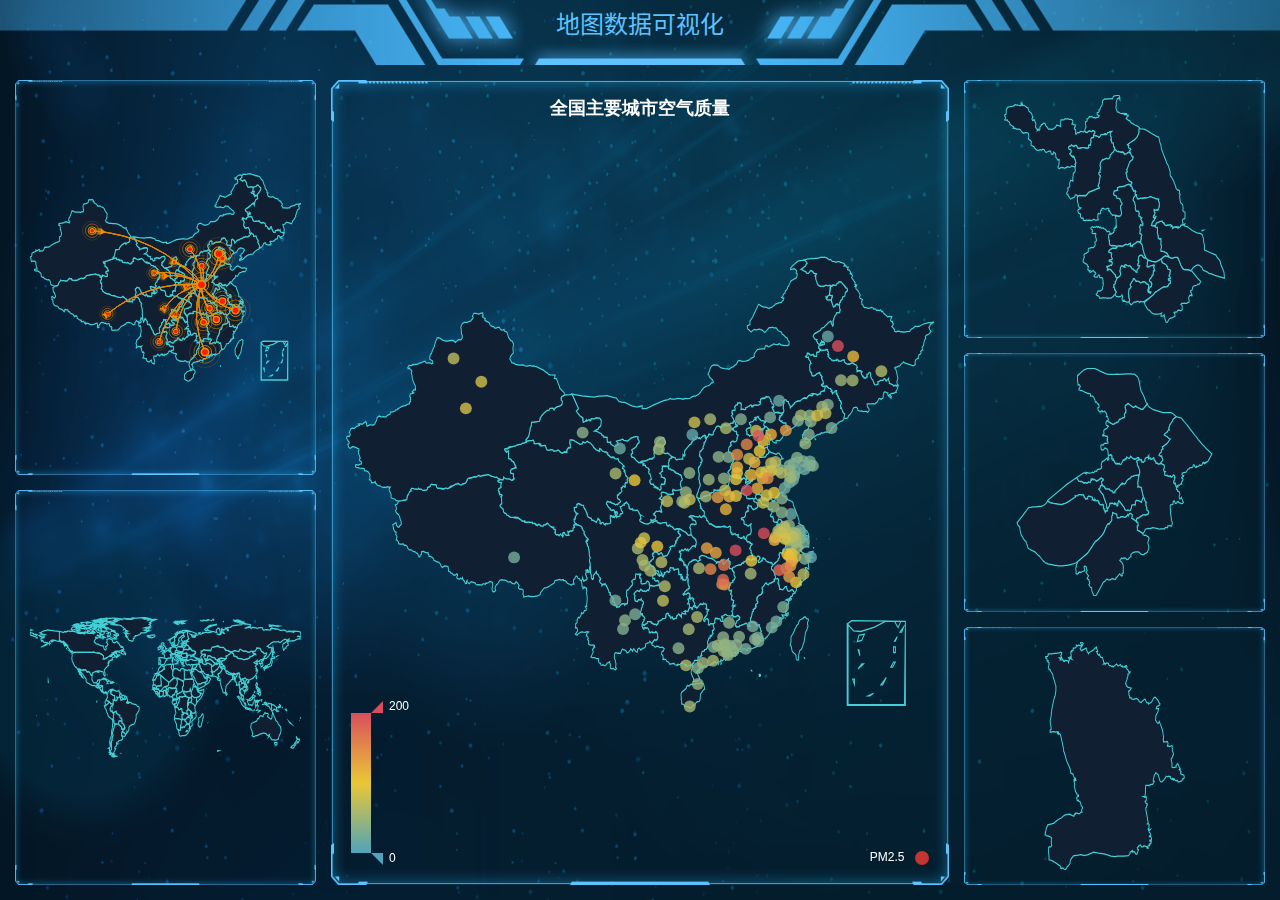
<file: iDataV-master/case01/index.html>
<!DOCTYPE html>

<html lang="zh-CN">
	<head>
		<meta charset="utf-8" />
	    <meta name="viewport" content="width=device-width,initial-scale=1,minimum-scale=1,maximum-scale=1,user-scalable=no" />
	    <meta http-equiv="X-UA-Compatible" content="IE=edge, chrome=1" />
		<title>地图数据可视化</title>
		<link rel="stylesheet" href="css/bootstrap.min.css" />
		<link rel="stylesheet" href="css/app.css" />
	</head>
	
	<body class="bg01">
		<header class="header">
			<h3>地图数据可视化</h3>
		</header>
		
		<div class="wrapper">
			<div class="container-fluid">
				<div class="row fill-h">
					<div class="col-lg-3 fill-h">
						<div class="xpanel-wrapper xpanel-wrapper-2">
							<div class="xpanel">
								<!-- 地图飞线 -->
								<div class="fill-h" id="flyMap"></div>
							</div>
						</div>
						<div class="xpanel-wrapper xpanel-wrapper-2">
							<div class="xpanel">
								<!-- 世界地图 -->
								<div class="fill-h" id="worldMap"></div>
							</div>
						</div>
					</div>
					<div class="col-lg-6 fill-h">
						<div class="xpanel-wrapper xpanel-wrapper-1">
							<div class="xpanel">
								<!-- 地图散点 -->
								<div class="fill-h" id="scatterMap"></div>
							</div>
						</div>
					</div>
					<div class="col-lg-3 fill-h">
						<div class="xpanel-wrapper xpanel-wrapper-3">
							<div class="xpanel">
								<!-- 省份地图 -->
								<div class="fill-h" id="provinceMap"></div>
							</div>
						</div>
						<div class="xpanel-wrapper xpanel-wrapper-3">
							<div class="xpanel">
								<!-- 城市地图 -->
								<div class="fill-h" id="cityMap"></div>
							</div>
						</div>
						<div class="xpanel-wrapper xpanel-wrapper-3">
							<div class="xpanel">
								<!-- 区县地图 -->
								<div class="fill-h" id="countyMap"></div>
							</div>
						</div>
					</div>
				</div>
			</div>
		</div>
		
		<script type="text/javascript" src="js/jquery-3.3.1.min.js"></script>
		<script type="text/javascript" src="js/echarts-3.8.5.min.js"></script>
		<script type="text/javascript" src="js/echarts-map-world.js"></script>
		<script type="text/javascript" src="js/echarts-map-china.js"></script>
		<script type="text/javascript" src="js/echarts-china-provinces/jiangsu.js"></script>
		<script type="text/javascript" src="js/echarts-china-cities/jiang1_su1_su1_zhou1.js"></script>
		<script type="text/javascript" src="js/echarts-china-counties/jiang1su1_su1zhou1_kun1shan1shi4.js"></script>
		<script type="text/javascript">
			$(function() {
				/******************* 地图飞线 ******************/
				//初始化echarts实例
				const flyMap = echarts.init(document.getElementById("flyMap"));
		        //城市经纬度
		        const originName = '洛阳';
		        const flyGeo = {
		        	'洛阳': [112.460299, 34.62677],
		            '西安': [108.946466, 34.347269],
		            '兰州': [103.84044, 36.067321],
		            '乌鲁木齐': [87.62444, 43.830763],
		            '包头': [109.846544, 40.662929],
		            '西宁': [101.78443, 36.623393],
		            '银川': [106.258602, 38.487834],
		            '成都': [104.081534, 30.655822],
		            '重庆': [106.558434, 29.568996],
		            '拉萨': [91.120789, 29.65005],
		            '昆明': [102.852448, 24.873998],
		            '贵阳': [106.636577, 26.653325],
		            '太原': [112.534919, 37.873219],
		            '武汉': [114.311582, 30.598467],
		            '长沙': [112.945473, 28.234889],
		            '南昌': [115.864589, 28.689455],
		            '合肥': [117.233443, 31.826578],
		            '杭州': [120.215503, 30.253087],
		            '广州': [113.271431, 23.135336],
		            '北京': [116.413384, 39.910925],
		            '天津': [117.209523, 39.093668]
		        };
		        //飞线数据
		        var flyVal = [
		            [{name: '洛阳'}, {name: '洛阳', value: 100}],
		            [{name: '洛阳'}, {name: '西安', value: 35}],
		            [{name: '洛阳'}, {name: '兰州', value: 25}],
		            [{name: '洛阳'}, {name: '乌鲁木齐', value: 55}],
		            [{name: '洛阳'}, {name: '包头', value: 60}],
		            [{name: '洛阳'}, {name: '西宁', value: 45}],
		            [{name: '洛阳'}, {name: '银川', value: 35}],
		            [{name: '洛阳'}, {name: '成都', value: 35}],
		            [{name: '洛阳'}, {name: '重庆', value: 40}],
		            [{name: '洛阳'}, {name: '拉萨', value: 45}],
		            [{name: '洛阳'}, {name: '昆明', value: 50}],
		            [{name: '洛阳'}, {name: '贵阳', value: 55}],
		            [{name: '洛阳'}, {name: '太原', value: 60}],
		            [{name: '洛阳'}, {name: '武汉', value: 65}],
		            [{name: '洛阳'}, {name: '长沙', value: 70}],
		            [{name: '洛阳'}, {name: '南昌', value: 75}],
		            [{name: '洛阳'}, {name: '合肥', value: 80}],
		            [{name: '洛阳'}, {name: '杭州', value: 85}],
		            [{name: '洛阳'}, {name: '广州', value: 90}],
		            [{name: '洛阳'}, {name: '北京', value: 95}],
		            [{name: '洛阳'}, {name: '天津', value: 60}],
		        ];
		        //数据转换，转换后格式：[{fromName:'cityName', toName:'cityName', coords:[[lng, lat], [lng, lat]]}, {...}]
		        const convertFlyData = function(data) {
		            let res = [];
		            for(let i=0;i<data.length;i++) {
		                let dataItem = data[i];
		                let toCoord = flyGeo[dataItem[0].name];
		                let fromCoord = flyGeo[dataItem[1].name];
		                if(fromCoord && toCoord) {
		                    res.push({
		                        fromName: dataItem[1].name, 
		                        toName: dataItem[0].name, 
		                        coords: [fromCoord, toCoord]
		                    });
		                }
		            }
		            return res;
		        };
		        //报表配置
		        const flySeries = [];
		        [[originName, flyVal]].forEach(function(item, i) {
					flySeries.push({   
				        name: item[0],
				        type: 'lines',
				        zlevel: 1,
				        symbol: ['none', 'none'],
				        symbolSize: 0,
				        effect: { //特效线配置
				            show: true,
				            period: 5, //特效动画时间，单位s
				            trailLength: 0.1, //特效尾迹的长度，从0到1
				            symbol: 'arrow',
				            symbolSize: 5
				        },
				        lineStyle: {
				            normal: {
				                color: '#f19000',
				                width: 1,
				                opacity: 0.6,
				                curveness: 0.2 //线的平滑度
				            }
				        },
				        data: convertFlyData(item[1])
				    }, {
				        name: item[0],
				        type: 'effectScatter',
				        coordinateSystem: 'geo',
				        zlevel: 2,
				        rippleEffect: { //涟漪特效
				            period: 5, //特效动画时长 
				            scale: 4, //波纹的最大缩放比例
				            brushType: 'stroke' //波纹的绘制方式：stroke | fill
				        },
				        label: {
				            normal: {
				                show: false,
				                position: 'right',
				                formatter: '{b}'
				            }
				        },
				        symbol: 'circle',
				        symbolSize: function (val) {
				        	//根据某项数据值设置符号大小
				            return val[2] / 10; 
				        },
				        itemStyle: {
				            normal: {
				            	color: '#f19000'
				            }
				        },
				        data: item[1].map(function(dataItem) {
				            return {
				                name: dataItem[1].name,
				                value: flyGeo[dataItem[1].name].concat([dataItem[1].value])
				            };
				        })
				    }, { //与上层的点叠加
				    	name: item[0],
				        type: 'scatter',
				        coordinateSystem: 'geo',
				        zlevel: 3,
				        symbol: 'circle',
				        symbolSize: function (val) {
				        	//根据某项数据值设置符号大小
				            return val[2] / 15; 
				        },
				        itemStyle: {
				            normal: {
				            	color: '#f00'
				            }
				        },
				        data: item[1].map(function(dataItem) {
				            return {
				                name: dataItem[1].name,
				                value: flyGeo[dataItem[1].name].concat([dataItem[1].value])
				            };
				        })
				    });
		        });
	
				//报表配置项
				const flyMapOpt = {
					title: {
						show: false,
						text: '地图飞线',
						x: 'center',
						textStyle: {
							color: '#fff'
						}
					},
	                tooltip: {
	                    trigger: 'item',
	                    formatter: function(params) {
	                        if(params.value) {
	                            return params.name + ' : ' + params.value[2];
	                        }else {
	                            return params.name;
	                        }
	                    }
	                },
				    geo: {
				        map: 'china',
				        roam: false, //开启鼠标缩放和漫游
				        zoom: 1, //地图缩放级别
						selectedMode: false, //选中模式：single | multiple
						left: 0,
						right: 0,
						top: 0,
						bottom: 0,
						layoutCenter: ['50%', '50%'], //设置后left/right/top/bottom等属性无效
						layoutSize: '100%', //保持地图宽高比
				        label: {
				            emphasis: {
				                show: false
				            }
				        },
				        itemStyle: {
				            normal: {
				                areaColor: '#101f32',
				                borderWidth: 1.1,
				                borderColor: '#43d0d6'
				            },
				            emphasis: {
				                areaColor: '#069'
				            }
				        }
				    },
				    series: flySeries
				};
				//渲染报表
				flyMap.setOption(flyMapOpt);
				
				/***************** 地图散点 ******************/
				//初始化echarts实例
				const scatterMap = echarts.init(document.getElementById("scatterMap"));
				//城市经纬度
				const scatterGeo = {
				    "海门":[121.15,31.89],
				    "鄂尔多斯":[109.781327,39.608266],
				    "招远":[120.38,37.35],
				    "舟山":[122.207216,29.985295],
				    "齐齐哈尔":[123.97,47.33],
				    "盐城":[120.13,33.38],
				    "赤峰":[118.87,42.28],
				    "青岛":[120.33,36.07],
				    "乳山":[121.52,36.89],
				    "金昌":[102.188043,38.520089],
				    "泉州":[118.58,24.93],
				    "莱西":[120.53,36.86],
				    "日照":[119.46,35.42],
				    "胶南":[119.97,35.88],
				    "南通":[121.05,32.08],
				    "拉萨":[91.11,29.97],
				    "云浮":[112.02,22.93],
				    "梅州":[116.1,24.55],
				    "文登":[122.05,37.2],
				    "上海":[121.48,31.22],
				    "攀枝花":[101.718637,26.582347],
				    "威海":[122.1,37.5],
				    "承德":[117.93,40.97],
				    "厦门":[118.1,24.46],
				    "汕尾":[115.375279,22.786211],
				    "潮州":[116.63,23.68],
				    "丹东":[124.37,40.13],
				    "太仓":[121.1,31.45],
				    "曲靖":[103.79,25.51],
				    "烟台":[121.39,37.52],
				    "福州":[119.3,26.08],
				    "瓦房店":[121.979603,39.627114],
				    "即墨":[120.45,36.38],
				    "抚顺":[123.97,41.97],
				    "玉溪":[102.52,24.35],
				    "张家口":[114.87,40.82],
				    "阳泉":[113.57,37.85],
				    "莱州":[119.942327,37.177017],
				    "湖州":[120.1,30.86],
				    "汕头":[116.69,23.39],
				    "昆山":[120.95,31.39],
				    "宁波":[121.56,29.86],
				    "湛江":[110.359377,21.270708],
				    "揭阳":[116.35,23.55],
				    "荣成":[122.41,37.16],
				    "连云港":[119.16,34.59],
				    "葫芦岛":[120.836932,40.711052],
				    "常熟":[120.74,31.64],
				    "东莞":[113.75,23.04],
				    "河源":[114.68,23.73],
				    "淮安":[119.15,33.5],
				    "泰州":[119.9,32.49],
				    "南宁":[108.33,22.84],
				    "营口":[122.18,40.65],
				    "惠州":[114.4,23.09],
				    "江阴":[120.26,31.91],
				    "蓬莱":[120.75,37.8],
				    "韶关":[113.62,24.84],
				    "嘉峪关":[98.289152,39.77313],
				    "广州":[113.23,23.16],
				    "延安":[109.47,36.6],
				    "太原":[112.53,37.87],
				    "清远":[113.01,23.7],
				    "中山":[113.38,22.52],
				    "昆明":[102.73,25.04],
				    "寿光":[118.73,36.86],
				    "盘锦":[122.070714,41.119997],
				    "长治":[113.08,36.18],
				    "深圳":[114.07,22.62],
				    "珠海":[113.52,22.3],
				    "宿迁":[118.3,33.96],
				    "咸阳":[108.72,34.36],
				    "铜川":[109.11,35.09],
				    "平度":[119.97,36.77],
				    "佛山":[113.11,23.05],
				    "海口":[110.35,20.02],
				    "江门":[113.06,22.61],
				    "章丘":[117.53,36.72],
				    "肇庆":[112.44,23.05],
				    "大连":[121.62,38.92],
				    "临汾":[111.5,36.08],
				    "吴江":[120.63,31.16],
				    "石嘴山":[106.39,39.04],
				    "沈阳":[123.38,41.8],
				    "苏州":[120.62,31.32],
				    "茂名":[110.88,21.68],
				    "嘉兴":[120.76,30.77],
				    "长春":[125.35,43.88],
				    "胶州":[120.03336,36.264622],
				    "银川":[106.27,38.47],
				    "张家港":[120.555821,31.875428],
				    "三门峡":[111.19,34.76],
				    "锦州":[121.15,41.13],
				    "南昌":[115.89,28.68],
				    "柳州":[109.4,24.33],
				    "三亚":[109.511909,18.252847],
				    "自贡":[104.778442,29.33903],
				    "吉林":[126.57,43.87],
				    "阳江":[111.95,21.85],
				    "泸州":[105.39,28.91],
				    "西宁":[101.74,36.56],
				    "宜宾":[104.56,29.77],
				    "呼和浩特":[111.65,40.82],
				    "成都":[104.06,30.67],
				    "大同":[113.3,40.12],
				    "镇江":[119.44,32.2],
				    "桂林":[110.28,25.29],
				    "张家界":[110.479191,29.117096],
				    "宜兴":[119.82,31.36],
				    "北海":[109.12,21.49],
				    "西安":[108.95,34.27],
				    "金坛":[119.56,31.74],
				    "东营":[118.49,37.46],
				    "牡丹江":[129.58,44.6],
				    "遵义":[106.9,27.7],
				    "绍兴":[120.58,30.01],
				    "扬州":[119.42,32.39],
				    "常州":[119.95,31.79],
				    "潍坊":[119.1,36.62],
				    "重庆":[106.54,29.59],
				    "台州":[121.420757,28.656386],
				    "南京":[118.78,32.04],
				    "滨州":[118.03,37.36],
				    "贵阳":[106.71,26.57],
				    "无锡":[120.29,31.59],
				    "本溪":[123.73,41.3],
				    "克拉玛依":[84.77,45.59],
				    "渭南":[109.5,34.52],
				    "马鞍山":[118.48,31.56],
				    "宝鸡":[107.15,34.38],
				    "焦作":[113.21,35.24],
				    "句容":[119.16,31.95],
				    "北京":[116.46,39.92],
				    "徐州":[117.2,34.26],
				    "衡水":[115.72,37.72],
				    "包头":[110,40.58],
				    "绵阳":[104.73,31.48],
				    "乌鲁木齐":[87.68,43.77],
				    "枣庄":[117.57,34.86],
				    "杭州":[120.19,30.26],
				    "淄博":[118.05,36.78],
				    "鞍山":[122.85,41.12],
				    "溧阳":[119.48,31.43],
				    "库尔勒":[86.06,41.68],
				    "安阳":[114.35,36.1],
				    "开封":[114.35,34.79],
				    "济南":[117,36.65],
				    "德阳":[104.37,31.13],
				    "温州":[120.65,28.01],
				    "九江":[115.97,29.71],
				    "邯郸":[114.47,36.6],
				    "临安":[119.72,30.23],
				    "兰州":[103.73,36.03],
				    "沧州":[116.83,38.33],
				    "临沂":[118.35,35.05],
				    "南充":[106.110698,30.837793],
				    "天津":[117.2,39.13],
				    "富阳":[119.95,30.07],
				    "泰安":[117.13,36.18],
				    "诸暨":[120.23,29.71],
				    "郑州":[113.65,34.76],
				    "哈尔滨":[126.63,45.75],
				    "聊城":[115.97,36.45],
				    "芜湖":[118.38,31.33],
				    "唐山":[118.02,39.63],
				    "平顶山":[113.29,33.75],
				    "邢台":[114.48,37.05],
				    "德州":[116.29,37.45],
				    "济宁":[116.59,35.38],
				    "荆州":[112.239741,30.335165],
				    "宜昌":[111.3,30.7],
				    "义乌":[120.06,29.32],
				    "丽水":[119.92,28.45],
				    "洛阳":[112.44,34.7],
				    "秦皇岛":[119.57,39.95],
				    "株洲":[113.16,27.83],
				    "石家庄":[114.48,38.03],
				    "莱芜":[117.67,36.19],
				    "常德":[111.69,29.05],
				    "保定":[115.48,38.85],
				    "湘潭":[112.91,27.87],
				    "金华":[119.64,29.12],
				    "岳阳":[113.09,29.37],
				    "长沙":[113,28.21],
				    "衢州":[118.88,28.97],
				    "廊坊":[116.7,39.53],
				    "菏泽":[115.480656,35.23375],
				    "合肥":[117.27,31.86],
				    "武汉":[114.31,30.52],
				    "大庆":[125.03,46.58]
				};
				//城市数据
				const scatterVal = [
					{name: "海门", value: 9},
	                {name: "鄂尔多斯", value: 12},
	                {name: "招远", value: 12},
	                {name: "舟山", value: 12},
	                {name: "齐齐哈尔", value: 14},
	                {name: "盐城", value: 15},
	                {name: "赤峰", value: 16},
	                {name: "青岛", value: 18},
	                {name: "乳山", value: 18},
	                {name: "金昌", value: 19},
	                {name: "泉州", value: 21},
	                {name: "莱西", value: 21},
	                {name: "日照", value: 21},
	                {name: "胶南", value: 22},
	                {name: "南通", value: 23},
	                {name: "拉萨", value: 24},
	                {name: "云浮", value: 24},
	                {name: "梅州", value: 25},
	                {name: "文登", value: 25},
	                {name: "上海", value: 25},
	                {name: "攀枝花", value: 25},
	                {name: "威海", value: 25},
	                {name: "承德", value: 25},
	                {name: "厦门", value: 26},
	                {name: "汕尾", value: 26},
	                {name: "潮州", value: 26},
	                {name: "丹东", value: 27},
	                {name: "太仓", value: 27},
	                {name: "曲靖", value: 27},
	                {name: "烟台", value: 28},
	                {name: "福州", value: 29},
	                {name: "瓦房店", value: 30},
	                {name: "即墨", value: 30},
	                {name: "抚顺", value: 31},
	                {name: "玉溪", value: 31},
	                {name: "张家口", value: 31},
	                {name: "阳泉", value: 31},
	                {name: "莱州", value: 32},
	                {name: "湖州", value: 32},
	                {name: "汕头", value: 32},
	                {name: "昆山", value: 33},
	                {name: "宁波", value: 33},
	                {name: "湛江", value: 33},
	                {name: "揭阳", value: 34},
	                {name: "荣成", value: 34},
	                {name: "连云港", value: 35},
	                {name: "葫芦岛", value: 35},
	                {name: "常熟", value: 36},
	                {name: "东莞", value: 36},
	                {name: "河源", value: 36},
	                {name: "淮安", value: 36},
	                {name: "泰州", value: 36},
	                {name: "南宁", value: 37},
	                {name: "营口", value: 37},
	                {name: "惠州", value: 37},
	                {name: "江阴", value: 37},
	                {name: "蓬莱", value: 37},
	                {name: "韶关", value: 38},
	                {name: "嘉峪关", value: 38},
	                {name: "广州", value: 38},
	                {name: "延安", value: 38},
	                {name: "太原", value: 39},
	                {name: "清远", value: 39},
	                {name: "中山", value: 39},
	                {name: "昆明", value: 39},
	                {name: "寿光", value: 40},
	                {name: "盘锦", value: 40},
	                {name: "长治", value: 41},
	                {name: "深圳", value: 41},
	                {name: "珠海", value: 42},
	                {name: "宿迁", value: 43},
	                {name: "咸阳", value: 43},
	                {name: "铜川", value: 44},
	                {name: "平度", value: 44},
	                {name: "佛山", value: 44},
	                {name: "海口", value: 44},
	                {name: "江门", value: 45},
	                {name: "章丘", value: 45},
	                {name: "肇庆", value: 46},
	                {name: "大连", value: 47},
	                {name: "临汾", value: 47},
	                {name: "吴江", value: 47},
	                {name: "石嘴山", value: 49},
	                {name: "沈阳", value: 50},
	                {name: "苏州", value: 50},
	                {name: "茂名", value: 50},
	                {name: "嘉兴", value: 51},
	                {name: "长春", value: 51},
	                {name: "胶州", value: 52},
	                {name: "银川", value: 52},
	                {name: "张家港", value: 52},
	                {name: "三门峡", value: 53},
	                {name: "锦州", value: 54},
	                {name: "南昌", value: 54},
	                {name: "柳州", value: 54},
	                {name: "三亚", value: 54},
	                {name: "自贡", value: 56},
	                {name: "吉林", value: 56},
	                {name: "阳江", value: 57},
	                {name: "泸州", value: 57},
	                {name: "西宁", value: 57},
	                {name: "宜宾", value: 58},
	                {name: "呼和浩特", value: 58},
	                {name: "成都", value: 58},
	                {name: "大同", value: 58},
	                {name: "镇江", value: 59},
	                {name: "桂林", value: 59},
	                {name: "张家界", value: 59},
	                {name: "宜兴", value: 59},
	                {name: "北海", value: 60},
	                {name: "西安", value: 61},
	                {name: "金坛", value: 62},
	                {name: "东营", value: 62},
	                {name: "牡丹江", value: 63},
	                {name: "遵义", value: 63},
	                {name: "绍兴", value: 63},
	                {name: "扬州", value: 64},
	                {name: "常州", value: 64},
	                {name: "潍坊", value: 65},
	                {name: "重庆", value: 66},
	                {name: "台州", value: 67},
	                {name: "南京", value: 67},
	                {name: "滨州", value: 70},
	                {name: "贵阳", value: 71},
	                {name: "无锡", value: 71},
	                {name: "本溪", value: 71},
	                {name: "克拉玛依", value: 72},
	                {name: "渭南", value: 72},
	                {name: "马鞍山", value: 72},
	                {name: "宝鸡", value: 72},
	                {name: "焦作", value: 75},
	                {name: "句容", value: 75},
	                {name: "北京", value: 79},
	                {name: "徐州", value: 79},
	                {name: "衡水", value: 80},
	                {name: "包头", value: 80},
	                {name: "绵阳", value: 80},
	                {name: "乌鲁木齐", value: 84},
	                {name: "枣庄", value: 84},
	                {name: "杭州", value: 84},
	                {name: "淄博", value: 85},
	                {name: "鞍山", value: 86},
	                {name: "溧阳", value: 86},
	                {name: "库尔勒", value: 86},
	                {name: "安阳", value: 90},
	                {name: "开封", value: 90},
	                {name: "济南", value: 92},
	                {name: "德阳", value: 93},
	                {name: "温州", value: 95},
	                {name: "九江", value: 96},
	                {name: "邯郸", value: 98},
	                {name: "临安", value: 99},
	                {name: "兰州", value: 99},
	                {name: "沧州", value: 100},
	                {name: "临沂", value: 103},
	                {name: "南充", value: 104},
	                {name: "天津", value: 105},
	                {name: "富阳", value: 106},
	                {name: "泰安", value: 112},
	                {name: "诸暨", value: 112},
	                {name: "郑州", value: 113},
	                {name: "哈尔滨", value: 114},
	                {name: "聊城", value: 116},
	                {name: "芜湖", value: 117},
	                {name: "唐山", value: 119},
	                {name: "平顶山", value: 119},
	                {name: "邢台", value: 119},
	                {name: "德州", value: 120},
	                {name: "济宁", value: 120},
	                {name: "荆州", value: 127},
	                {name: "宜昌", value: 130},
	                {name: "义乌", value: 132},
	                {name: "丽水", value: 133},
	                {name: "洛阳", value: 134},
	                {name: "秦皇岛", value: 136},
	                {name: "株洲", value: 143},
	                {name: "石家庄", value: 147},
	                {name: "莱芜", value: 148},
	                {name: "常德", value: 152},
	                {name: "保定", value: 153},
	                {name: "湘潭", value: 154},
	                {name: "金华", value: 157},
	                {name: "岳阳", value: 169},
	                {name: "长沙", value: 175},
	                {name: "衢州", value: 177},
	                {name: "廊坊", value: 193},
	                {name: "菏泽", value: 194},
	                {name: "合肥", value: 229},
	                {name: "武汉", value: 273},
	                {name: "大庆", value: 279}
				];
				//数据转换，转换后的格式：[{name: 'cityName', value: [lng, lat, val]}, {...}]
				const convertScatterData = function(data) {
				    let res = [];
				    for(let i=0;i<data.length;i++) {
				        let geoCoord = scatterGeo[data[i].name];
				        if(geoCoord) {
				            res.push({
				                name: data[i].name,
				                value: geoCoord.concat(data[i].value)
				            });
				        }
				    }
				    return res;
				};
				//地图配置项
				const sactterMapOpt = {
					title: {
						text: '全国主要城市空气质量',
						x: 'center',
						textStyle: {
							color: '#fff'
						}
					},
					legend: {
						data: ['PM2.5'], //与series的name属性对应
				        orient: 'vertical',
				        y: 'bottom',
				        x: 'right',
				        textStyle: {
				            color: '#fff'
				        }
				    },
					tooltip: {
				        trigger: 'item',
				        formatter: function(params) {
				            return params.name + ' : ' + params.value[2];
				        }
				    },
				    visualMap: {
				        min: 0,
				        max: 200,
				        calculable: true,
				        inRange: {
				            color: ['#50a3ba', '#eac736', '#d94e5d']
				        },
				        textStyle: {
				            color: '#fff'
				        }
				    },
					geo: {
				        map: 'china',
				        roam: false, //开启鼠标缩放和漫游
				        zoom: 1, //地图缩放级别
						selectedMode: false, //选中模式：single | multiple
						left: 0,
						right: 0,
						top: 0,
						bottom: 0,
						layoutCenter: ['50%', '50%'], //设置后left/right/top/bottom等属性无效
						layoutSize: '100%',
				        label: {
				            emphasis: {
				                show: false
				            }
				        },
				        itemStyle: {
				            normal: {
				                areaColor: '#101f32',
				                borderWidth: 1.1,
				                borderColor: '#43d0d6'
				            },
				            emphasis: {
				                areaColor: '#069'
				            }
				        }
				    },
				    series: [{
			            name: 'PM2.5',
			            type: 'scatter',
			            coordinateSystem: 'geo',
			            symbolSize: 12,
			            label: {
			                normal: {
			                    show: false
			                },
			                emphasis: {
			                    show: false
			                }
			            },
			            itemStyle: {
			                emphasis: {
			                    borderColor: '#fff',
			                    borderWidth: 1
			                }
			            },
			            data: convertScatterData(scatterVal)
			        }]
				};
				//渲染报表
				scatterMap.setOption(sactterMapOpt);
				
				/******************* 世界地图 ******************/
				//初始化echarts实例
				const worldMap = echarts.init(document.getElementById("worldMap"));
				const worldMapOpt = {
					geo: {
						map: 'world',
				        roam: false, //开启鼠标缩放和漫游
				        zoom: 1, //地图缩放级别
						selectedMode: false, //选中模式：single | multiple
						left: 0,
						right: 0,
						top: 0,
						bottom: 0,
						layoutCenter: ['50%', '50%'], //设置后left/right/top/bottom等属性无效
						layoutSize: '100%',
				        label: {
				            emphasis: {
				                show: false
				            }
				        },
				        itemStyle: {
				            normal: {
				                areaColor: '#101f32',
				                borderWidth: 1.1,
				                borderColor: '#43d0d6'
				            },
				            emphasis: {
				                areaColor: '#069'
				            }
				        }
					}
				};
				worldMap.setOption(worldMapOpt);
				
				/******************* 省份地图 ******************/
				//初始化echarts实例
				const provinceMap = echarts.init(document.getElementById("provinceMap"));
				const provinceMapOpt = {
					geo: {
				        map: '江苏',
				        roam: false, //开启鼠标缩放和漫游
				        zoom: 1, //地图缩放级别
						selectedMode: false, //选中模式：single | multiple
						left: 0,
						right: 0,
						top: 0,
						bottom: 0,
						layoutCenter: ['50%', '50%'], //设置后left/right/top/bottom等属性无效
						layoutSize: '100%', //保持地图宽高比
				        label: {
				            emphasis: {
				                show: true,
				                color: '#f19000'
				            }
				        },
				        itemStyle: {
				            normal: {
				                areaColor: '#101f32',
				                borderWidth: 1.1,
				                borderColor: '#43d0d6'
				            },
				            emphasis: {
				                areaColor: '#069'
				            }
				        }
				    }
				};
				provinceMap.setOption(provinceMapOpt);
				
				/******************* 城市地图 ******************/
				//初始化echarts实例
				const cityMap = echarts.init(document.getElementById("cityMap"));
				const cityMapOpt = {
					geo: {
				        map: '苏州',
				        roam: false, //开启鼠标缩放和漫游
				        zoom: 1, //地图缩放级别
						selectedMode: false, //选中模式：single | multiple
						left: 0,
						right: 0,
						top: 0,
						bottom: 0,
						layoutCenter: ['50%', '50%'], //设置后left/right/top/bottom等属性无效
						layoutSize: '100%', //保持地图宽高比
				        label: {
				            emphasis: {
				                show: true,
				                color: '#f19000'
				            }
				        },
				        itemStyle: {
				            normal: {
				                areaColor: '#101f32',
				                borderWidth: 1.1,
				                borderColor: '#43d0d6'
				            },
				            emphasis: {
				                areaColor: '#069'
				            }
				        }
				    }
				};
				cityMap.setOption(cityMapOpt);
				
				/******************* 区县地图 ******************/
				//初始化echarts实例
				const countyMap = echarts.init(document.getElementById("countyMap"));
				const countyMapOpt = {
					geo: {
				        map: '昆山市',
				        roam: false, //开启鼠标缩放和漫游
				        zoom: 1, //地图缩放级别
						selectedMode: false, //选中模式：single | multiple
						left: 0,
						right: 0,
						top: 0,
						bottom: 0,
						layoutCenter: ['50%', '50%'], //设置后left/right/top/bottom等属性无效
						layoutSize: '100%', //保持地图宽高比
				        label: {
				            emphasis: {
				                show: true,
				                color: '#f19000'
				            }
				        },
				        itemStyle: {
				            normal: {
				                areaColor: '#101f32',
				                borderWidth: 1.1,
				                borderColor: '#43d0d6'
				            },
				            emphasis: {
				                areaColor: '#069'
				            }
				        }
				    }
				};
				countyMap.setOption(countyMapOpt);
				
				/********** 浏览器窗口改变时，重置报表大小 ****************/
				window.onresize = function() {
					flyMap.resize();
					scatterMap.resize();
					worldMap.resize();
					provinceMap.resize();
					cityMap.resize();
					countyMap.resize();
				}
			});
		</script>
	</body>
</html>
</file>
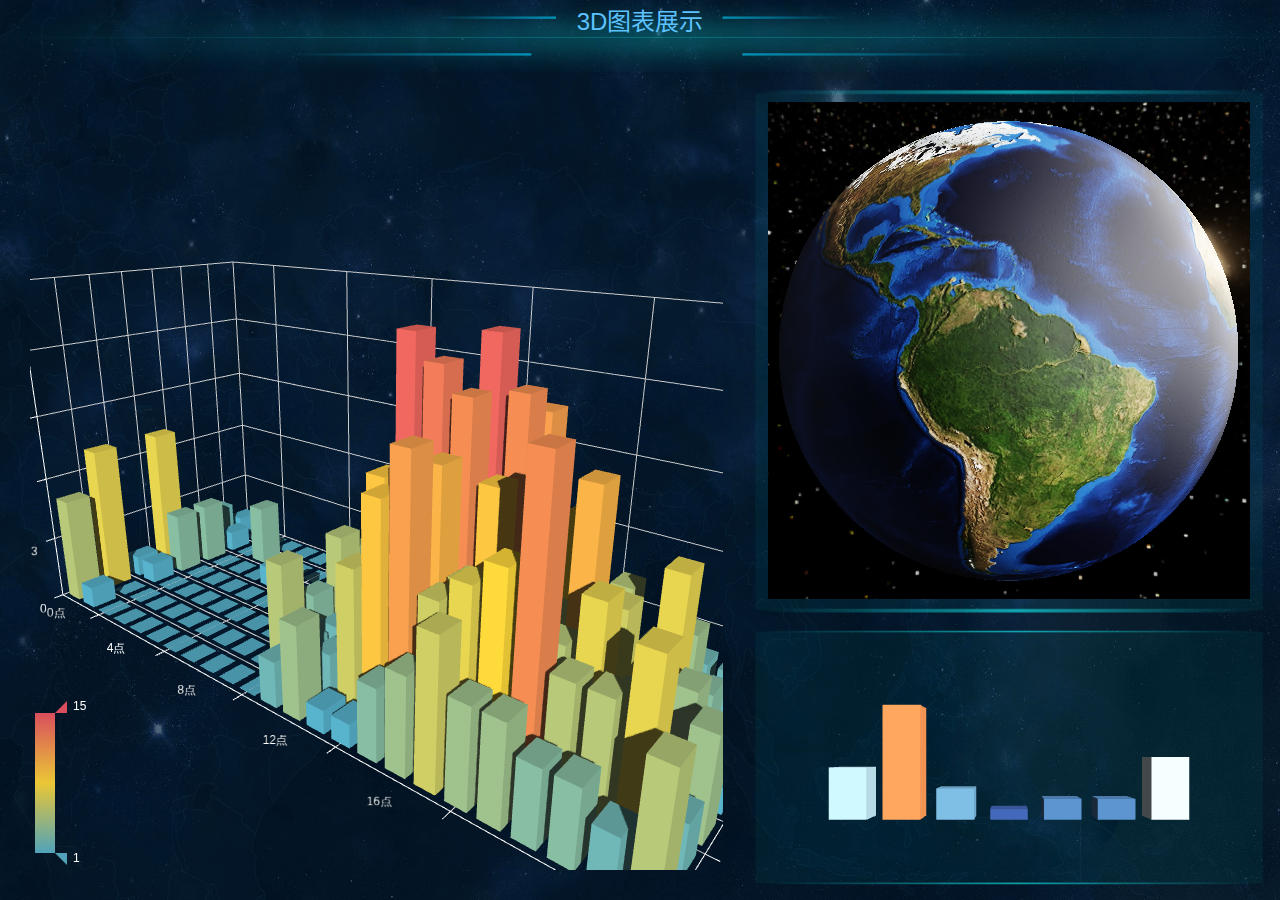
<file: iDataV-master/case02/index.html>
<!DOCTYPE html>

<html lang="zh-CN">
	<head>
		<meta charset="utf-8" />
	    <meta name="viewport" content="width=device-width,initial-scale=1,minimum-scale=1,maximum-scale=1,user-scalable=no" />
	    <meta http-equiv="X-UA-Compatible" content="IE=edge, chrome=1" />
		<title>3D图表展示</title>
		<link rel="stylesheet" href="css/bootstrap.min.css" />
		<link rel="stylesheet" href="css/app.css" />
	</head>
	
	<body class="bg05">
		<header class="header">
			<h3>3D图表展示</h3>
		</header>
		
		<div class="wrapper">
			<div class="container-fluid">
				<div class="row fill-h">
					<div class="col-lg-7 fill-h">
						<div class="xpanel-wrapper xpanel-wrapper-1">
							<div class="xpanel no-bg">
								<div class="fill-h" id="bar3D"></div>
							</div>
						</div>
					</div>
					<div class="col-lg-5 fill-h">
						<div class="xpanel-wrapper xpanel-wrapper-2-3">
							<div class="xpanel">
								<div class="fill-h" id="globe3D"></div>
							</div>
						</div>
						<div class="xpanel-wrapper xpanel-wrapper-1-3">
							<div class="xpanel">
								<div class="fill-h" id="bar2D"></div>
							</div>
						</div>
					</div>
				</div>
			</div>
		</div>
		
		<script type="text/javascript" src="js/jquery-3.3.1.min.js"></script>
		<script type="text/javascript" src="js/echarts.js"></script>
		<script type="text/javascript" src="js/echarts-gl.min.js"></script>
		<script type="text/javascript">
			$(function() {
				/******************* 3D柱形图 ******************/
				//初始化echarts实例
				const bar3D = echarts.init(document.getElementById("bar3D"));
				//数据
				const hours = ['0点', '1点', '2点', '3点', '4点', '5点', '6点', 
								'7点', '8点', '9点','10点','11点', '12点',
				        		'13点', '14点', '15点', '16点', '17点', '18点',
				        		'19点', '20点', '21点', '22点', '23点'];
				const days = ['星期一', '星期二', '星期三', '星期四', '星期五', '星期六', '星期天'];
				const data = [ //[hour, day, val]
					[0,0,5], [0,1,1], [0,2,0], [0,3,0],
					[0,4,0], [0,5,0], [0,6,0], [0,7,0],
					[0,8,0], [0,9,0], [0,10,0], [0,11,2],
					[0,12,4], [0,13,1], [0,14,1], [0,15,3],
					[0,16,4], [0,17,6], [0,18,4], [0,19,4],
					[0,20,3], [0,21,3], [0,22,2], [0,23,5],
					[1,0,7], [1,1,0], [1,2,0], [1,3,0], 
					[1,4,0], [1,5,0], [1,6,0], [1,7,0],
					[1,8,0], [1,9,0], [1,10,5], [1,11,2],
					[1,12,2], [1,13,6], [1,14,9], [1,15,11],
					[1,16,6], [1,17,7], [1,18,8], [1,19,12],
					[1,20,5], [1,21,5], [1,22,7], [1,23,2],
					[2,0,1], [2,1,1], [2,2,0], [2,3,0], 
					[2,4,0], [2,5,0], [2,6,0], [2,7,0],
					[2,8,0], [2,9,0], [2,10,3], [2,11,2],
					[2,12,1],[2,13,9],[2,14,8],[2,15,10],[2,16,6],[2,17,5],[2,18,5],[2,19,5],[2,20,7],[2,21,4],[2,22,2],[2,23,4],[3,0,7],[3,1,3],[3,2,0],[3,3,0],[3,4,0],[3,5,0],[3,6,0],[3,7,0],[3,8,1],[3,9,0],[3,10,5],[3,11,4],[3,12,7],[3,13,14],[3,14,13],[3,15,12],[3,16,9],[3,17,5],[3,18,5],[3,19,10],[3,20,6],[3,21,4],[3,22,4],[3,23,1],[4,0,1],[4,1,3],[4,2,0],[4,3,0],[4,4,0],[4,5,1],[4,6,0],[4,7,0],[4,8,0],[4,9,2],[4,10,4],[4,11,4],[4,12,2],[4,13,4],[4,14,4],[4,15,14],[4,16,12],[4,17,1],[4,18,8],[4,19,5],[4,20,3],[4,21,7],[4,22,3],[4,23,0],[5,0,2],[5,1,1],[5,2,0],[5,3,3],[5,4,0],[5,5,0],[5,6,0],[5,7,0],[5,8,2],[5,9,0],[5,10,4],[5,11,1],[5,12,5],[5,13,10],[5,14,5],[5,15,7],[5,16,11],[5,17,6],[5,18,0],[5,19,5],[5,20,3],[5,21,4],[5,22,2],[5,23,0],[6,0,1],[6,1,0],[6,2,0],[6,3,0],[6,4,0],[6,5,0],[6,6,0],[6,7,0],[6,8,0],[6,9,0],[6,10,1],[6,11,0],[6,12,2],[6,13,1],[6,14,3],[6,15,4],[6,16,0],[6,17,0],[6,18,0],[6,19,0],[6,20,1],[6,21,2],[6,22,2],[6,23,6]];
				const barOpt = {
				    tooltip: {
				    	formatter: function(params) {
				    		let series = params.seriesName;
				    		let val = params.value;
				    		return series + '<br/>' + 
				    			days[val[1]] + '<br/>' + 
				    			hours[val[0]] +'<br/>值：' + val[2];
				    	}
				    },
				    visualMap: {
				        max: 15,
				        min: 1,
				        calculable: true,
				        inRange: {
				            color: ['#50a3ba', '#eac736', '#d94e5d']
				        },
				        textStyle: {
				            color: '#fff'
				        }
				    },
				    grid3D: {
				    	boxWidth: 200,
				    	boxDepth: 80,
				        viewControl: {
				        	distance: 220, //视觉距离
				            autoRotate: false //自动旋转
				        },
				        light: { //光照配置
				            main: {
				                intensity: 1.2,
				                shadow: true
				            },
				            ambient: {
				                intensity: 0.3
				            }
				        },
				        axisLabel: {
				        	textStyle: {
				        		color: '#fff'
				        	}
				        },
				        axisLine: {
				        	lineStyle: {
				        		color: '#fff',
				        		width: 1
				        	}
				       	},
				       	axisPointer: {
				       		show: false
				       	}
				    },
				    xAxis3D: {
				        type: 'category',
				       	name: '',
				        data: hours
				    },
				    yAxis3D: {
				        type: 'category',
				        name: '',
				        data: days
				    },
				    zAxis3D: {
				        type: 'value',
						name: ''				        
				    },
				    series: [{
				        type: 'bar3D',
				        name: 'Bar3D',
				        data: data.map(function (item) {
				            return {
				                value: [item[1], item[0], item[2]]
				            }
				        }),
				        shading: 'lambert',
				        emphasis: {
				            label: {
				                textStyle: {
				                    fontSize: 16,
				                    color: '#900'
				                }
				            },
				            itemStyle: {
				                color: '#900'
				            }
				        }
				    }]
				};
				//渲染图表
				bar3D.setOption(barOpt);
				
				/****************** 3D地球 ********************/
				//初始化echart实例
				const globe3D = echarts.init(document.getElementById("globe3D"));
				//配置项
				const globeOpt = {
				    globe: {
				    	environment: 'img/bg09.jpg', //环境贴图
				        baseTexture: "img/globe.jpg", //地球的纹理
				        heightTexture: "img/globe.jpg", //地图的高度纹理
				        displacementScale: 0, //地球顶点位移的大小
				        shading: 'realistic', //着色效果，真实感渲染
				        realisticMaterial: { //真实感渲染配置
				            roughness: 0.8 //材质的粗糙度
				        },
				        postEffect: { //后处理特效配置
				            enable: true
				        },
				        light: { //光照设置
				            main: { //场景主光源设置，在globe设置中就是太阳光
				                intensity: 5, //主光源强度
				                shadow: true //是否投影
				            },
				            ambientCubemap: { //使用纹理作为光源的环境光， 会为物体提供漫反射和高光反射
				                texture: 'img/pisa.hdr', //环境光贴图
				                diffuseIntensity: 0.1 //漫反射强度
				            }
				        }
				    }
				};
				//渲染图表
				globe3D.setOption(globeOpt);
				
				/******************* 二维数据的3D展示 ******************/
				//初始化echarts实例
				const bar2D = echarts.init(document.getElementById("bar2D"));
				const xData = ['A', 'B', 'C', 'D', 'E', 'F', 'G'];
				const yData = [''];
				const data2 = [[0,0,5],[0,1,11],[0,2,3],[6,3,1],[6,4,2],[6,5,2],[6,6,6]];
				const barOpt2 = {
					visualMap: {
				        show: false,
				        max: 15,
				        inRange: {
				            color: ['#313695', '#4575b4', '#74add1', '#abd9e9', '#e0f3f8', '#ffffbf', '#fee090', '#fdae61', '#f46d43', '#d73027', '#a50026']
				        }
				    },
					grid3D: {
						show: false,
						left: 0,
						right: 0,
						top: 0,
						bottom: 0,
				        boxWidth: 300,
				        boxDepth: 20,
				        light: {
				            main: {
				                intensity: 1.2,
				                shadow: true
				            },
				            ambient: {
				                intensity: 0.3
				            }
				        },
				        viewControl:{
				            alpha: 0,
				            beta: 0
				        }
				    },
				    xAxis3D: {
				    	type: 'category',
				        name: '',
				        data: xData
				    },
				    yAxis3D: {
				    	type: 'category',
				        name: '',
				        data: yData
				    },
				    zAxis3D: {
				    	type: 'value',
				        name: ''
				    },
				    series: [{
				        type: 'bar3D',
				        data: data2.map(function (item) {
				            return {
				                value: [item[1], item[0], item[2]],
				            }
				        }),
				        shading: 'lambert',
				        label: {
				            textStyle: {
				                fontSize: 16,
				                borderWidth: 1
				            }
				        },
				        emphasis: {
				            label: {
				                textStyle: {
				                    fontSize: 20,
				                }
				            }
				        }
				    }]
				}
				//渲染图表
				bar2D.setOption(barOpt2);
				
				/********** 浏览器窗口改变时，重置报表大小 ****************/
				window.onresize = function() {
					bar3D.resize();
					globe3D.resize();
					bar2D.resize();
				}
			});
		</script>
	</body>
</html>
</file>
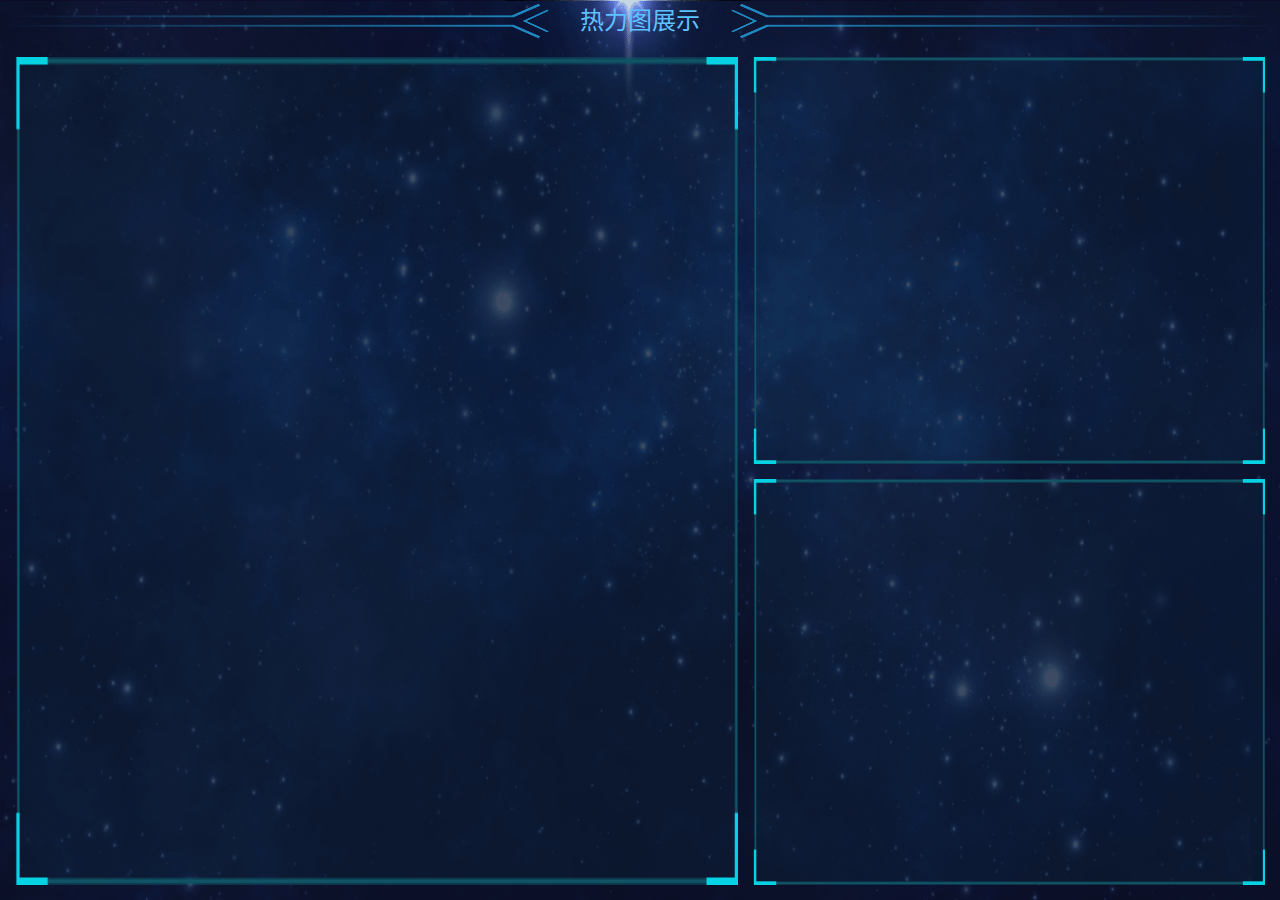
<file: iDataV-master/case03/index.html>
<!DOCTYPE html>

<html lang="zh-CN">
	<head>
		<meta charset="utf-8" />
	    <meta name="viewport" content="width=device-width,initial-scale=1,minimum-scale=1,maximum-scale=1,user-scalable=no" />
	    <meta http-equiv="X-UA-Compatible" content="IE=edge, chrome=1" />
		<title>热力图展示</title>
		<link rel="stylesheet" href="css/bootstrap.min.css" />
		<link rel="stylesheet" href="css/app.css" />
	</head>
	
	<body class="bg02">
		<header class="header">
			<h3>热力图展示</h3>
		</header>
		
		<div class="wrapper">
			<div class="container-fluid">
				<div class="row fill-h">
					<div class="col-lg-7 fill-h">
						<div class="xpanel-wrapper xpanel-wrapper-1">
							<div class="xpanel">
								<div class="fill-h" id="bmapChart"></div>
							</div>
						</div>
					</div>
					<div class="col-lg-5 fill-h">
						<div class="xpanel-wrapper xpanel-wrapper-2">
							<div class="xpanel">
								<div class="fill-h" id="heatmapChart"></div>
							</div>
						</div>
						<div class="xpanel-wrapper xpanel-wrapper-2">
							<div class="xpanel">
								<div class="fill-h" id="coordChart"></div>
							</div>
						</div>
					</div>
				</div>
			</div>
		</div>
		
		<script type="text/javascript" src="js/jquery-3.3.1.min.js"></script>
		<script type="text/javascript" src="//api.map.baidu.com/api?v=2.0&ak=nSxiPohfziUaCuONe4ViUP2N"></script>
		<script type="text/javascript" src="js/echarts-3.8.5.min.js"></script>
		<script type="text/javascript" src="js/echarts-bmap.js"></script>
		<script type="text/javascript">
			$(function() {
				/*************** 基于百度地图的热力图 **************/
				//初始化echarts实例
				const bmapChart= echarts.init(document.getElementById("bmapChart"));
				//配置
				const bmapOpt = {
					animation: false,
			        bmap: {
			            center: [120.13066322374, 30.240018034923],
			            zoom: 14,
			            roam: true
			        },
			        visualMap: {
			        	show: false,
			            bottom: 45,
			            calculable: true,
			            seriesIndex: 0,
			            min: 0,
			            max: 5,
			            inRange: {
			                color: ['green', 'yellow', 'red']
			            }
			        },
			        series: [{
			            type: 'heatmap',
			            coordinateSystem: 'bmap', //基于百度地图
			            pointSize: 5,
			            blurSize: 6
			        }]
				};
				bmapChart.setOption(bmapOpt);
				$.getJSON('data/bmap.json').done(function(data) {
					bmapChart.setOption({
						series: [{
							data: data
						}]
					});
					//添加百度地图插件
        			let bmap = bmapChart.getModel().getComponent('bmap').getBMap();
        			bmap.addControl(new BMap.MapTypeControl());
				});
				
				/*************** 笛卡尔坐标系上的热力图 **************/
				//初始化echarts实例
				const coordChart= echarts.init(document.getElementById("coordChart"));
				//数据
				const hours = ['12a', '0a', '1a', '2a', '3a', '4a', '5a', '6a', '7a', '8a', '9a', '10a', '11a', '12p',
					'1p', '2p', '3p', '4p', '5p', '6p', '7p', '8p', '9p', '10p', '11p'];
				const days = ['Sat', 'Fri', 'Thu', 'Wed', 'Tue', 'Mon'];
				//配置
				const coordOpt = {
					tooltip: {
				        position: 'top'
				   },
				    grid: {
				        top: 0,
				        bottom: 25,
				        left: 100,
				        right: 10,
				    },
				    xAxis: {
				        type: 'category',
				        data: hours,
				        splitArea: {
				            show: true
				        }
				    },
				    yAxis: {
				        type: 'category',
				        data: days,
				        splitArea: {
				            show: true
				        }
				    },
				    axisLabel: {
				    	color: '#fff'
				    },
				    visualMap: {
				        min: 0,
				        max: 10,
				        calculable: true,
				        left: 'left',
				        bottom: 20,
				        itemWidth: 10,
				        itemHeight: 80,
				        textStyle: {
				        	color: '#fff'
				        }
				    },
				    series: [{
				        name: 'Coord Heatmap',
				        type: 'heatmap',
				        label: {
				            normal: {
				                show: true
				            }
				        },
				        itemStyle: {
				            emphasis: {
				                shadowBlur: 10,
				                shadowColor: 'rgba(0, 0, 0, 0.5)'
				            }
				        }
				    }] 
				};
				//渲染图表
				coordChart.setOption(coordOpt)
				$.getJSON('data/coord.json').done(function(data) {
					let coordData = data.map(function(item) {
						return [item[1], item[0], item[2] || '-'];
					});
					coordChart.setOption({
						series: [{
							name: 'Coord Heatmap',
							data: coordData
						}]
					});
				});
				
				/******************* 热力图 **********************/
				//初始化echarts实例
				const heatmapChart = echarts.init(document.getElementById("heatmapChart"));
				//heatmapChart.showLoading();
				//数据
				const heatmapXData = [];
				const heatmapYData = [];
				for(let i=0;i<=200;i++) {
					heatmapXData.push(i);
					if(i<100) {
						heatmapYData.push(i);
					}
				}
				//配置
				const heatmapOpt = {
					tooltip: {},
				    grid: {
				    	top: 10,
				    	bottom: 25,
				    	left: 150,
				        right: 10,
				        backgroundColor: '#f00'
				    },
				    xAxis: {
				        type: 'category',
				        data: heatmapXData
				    },
				    yAxis: {
				        type: 'category',
				        data: heatmapYData
				    },
				    axisLabel: {
			        	color: '#fff'
			        },
				    visualMap: {
				        type: 'piecewise', //分段型
				        top: 0,
				        left: 0,
				        calculable: true,
				        realtime: false, //拖拽时，是否实时更新
				        min: 0,
				        max: 1,
				        splitNumber: 8,
				        textStyle: {
				        	color: '#fff'
				        },
				        inRange: {
				            color: ['#313695', '#4575b4', '#74add1', '#abd9e9', '#e0f3f8', '#ffffbf', '#fee090', '#fdae61', '#f46d43', '#d73027', '#a50026']
				        }
				    },
				    series: [{
				        name: 'Heatmap',
				        type: 'heatmap',
				        progressive: 1000,
				        animation: false,
				        itemStyle: {
				            emphasis: {
				                borderColor: '#333',
				                borderWidth: 1
				            }
				        }
				    }]
				};
				//渲染图表
				heatmapChart.setOption(heatmapOpt);
				$.getJSON('data/heatmap.json').done(function(data) {
					//heatmapChart.hideLoading();
					heatmapChart.setOption({
						series: [{
							name: 'Heatmap',
							data: data
						}]
					});
				});
				
				/********** 窗口大小改变时，重置报表大小 ********************/
				window.onresize = function() {
					bmapChart.resize();
					heatmapChart.resize();
					coordChart.resize();
				};
			});
		</script>
	</body>
</html>
</file>
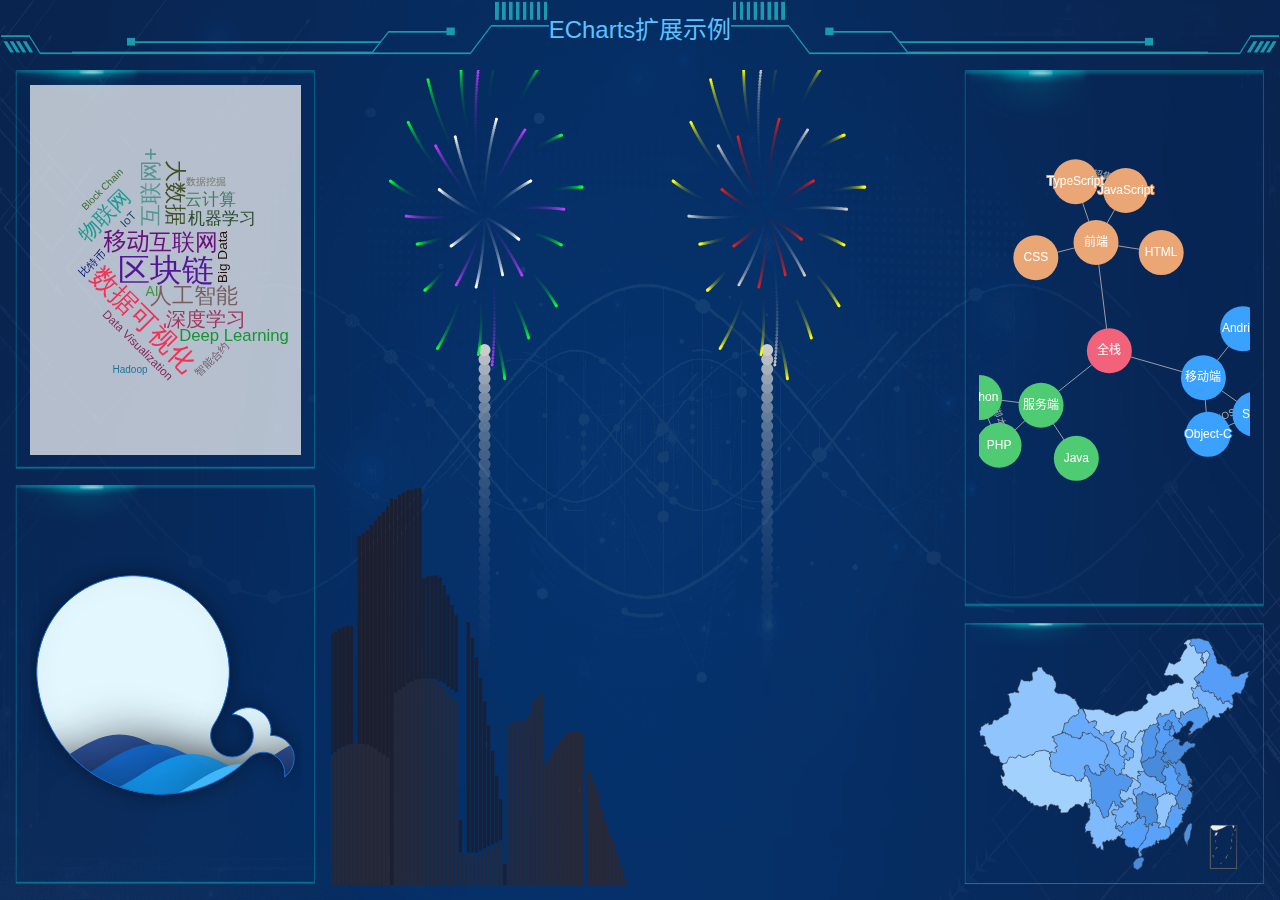
<file: iDataV-master/case04/index.html>
<!DOCTYPE html>

<html lang="zh-CN">
	<head>
		<meta charset="utf-8" />
	    <meta name="viewport" content="width=device-width,initial-scale=1,minimum-scale=1,maximum-scale=1,user-scalable=no" />
	    <meta http-equiv="X-UA-Compatible" content="IE=edge, chrome=1" />
		<title>ECharts扩展示例</title>
		<link rel="stylesheet" href="css/bootstrap.min.css" />
		<link rel="stylesheet" href="css/app.css" />
	</head>
	
	<body class="bg06">
		<header class="header">
			<h3>ECharts扩展示例</h3>
		</header>
		
		<div class="wrapper">
			<div class="container-fluid">
				<div class="row fill-h">
					<div class="col-lg-3 fill-h">
						<div class="xpanel-wrapper xpanel-wrapper-1-2">
							<div class="xpanel">
								<div class="fill-h" id="wordChart"></div>
							</div>
						</div>
						<div class="xpanel-wrapper xpanel-wrapper-1-2">
							<div class="xpanel">
								<div class="fill-h" id="ballChart"></div>
							</div>
						</div>
					</div>
					<div class="col-lg-6 fill-h">
						<div class="xpanel-wrapper xpanel-wrapper-1">
							<div class="xpanel no-padding no-bg">
								<div class="fill-h" id="fireworksChart"></div>
							</div>
						</div>
					</div>
					<div class="col-lg-3 fill-h">
						<div class="xpanel-wrapper xpanel-wrapper-2-3">
							<div class="xpanel">
								<div class="fill-h" id="relationChart"></div>
							</div>
						</div>
						<div class="xpanel-wrapper xpanel-wrapper-1-3">
							<div class="xpanel">
								<div class="fill-h" id="mapChart"></div>
							</div>
						</div>
					</div>
				</div>
			</div>
		</div>
		
		<script type="text/javascript" src="js/jquery-3.3.1.min.js"></script>
		<script type="text/javascript" src="js/echarts-3.8.5.min.js"></script>
		<script type="text/javascript" src="js/echarts-wordcloud.min.js"></script>
		<script type="text/javascript" src="js/echarts-liquidfill.min.js"></script>
		<script type="text/javascript" src="js/echarts-map-china.js"></script>
		<script type="text/javascript">
			$(function() {
				/*************** 中国地图 **************/
				//初始化echarts实例
				const mapChart = echarts.init(document.getElementById("mapChart"));
				(function() {
					let data = [
						{"name": "辽宁", "value": 77},
						{"name": "吉林", "value": 42},
						{"name": "黑龙江", "value": 72},
						{"name": "四川", "value": 81},
						{"name": "湖北", "value": 47},
						{"name": "福建", "value": 67},
						{"name": "深圳", "value": 82},
						{"name": "广东", "value": 66},
						{"name": "重庆", "value": 24},
						{"name": "湖南", "value": 92},
						{"name": "上海", "value": 95},
						{"name": "江苏", "value": 91},
						{"name": "浙江", "value": 94},
						{"name": "安徽", "value": 64},
						{"name": "北京", "value": 91},
						{"name": "天津", "value": 65},
						{"name": "山东", "value": 98},
						{"name": "山西", "value": 83},
						{"name": "河南", "value": 100},
						{"name": "河北", "value": 70},
						{"name": "内蒙古", "value": 11},
						{"name": "江西", "value": 23},
						{"name": "贵州", "value": 45},
						{"name": "云南", "value": 36},
						{"name": "西藏", "value": 9},
						{"name": "陕西", "value": 21},
						{"name": "甘肃", "value": 54},
						{"name": "青海", "value": 48},
						{"name": "宁夏", "value": 36},
						{"name": "新疆", "value": 24},
						{"name": "广西", "value": 68},
						{"name": "海南", "value": 99},
						{"name": "台湾", "value": 88}
					];
					
					let opt = {
						visualMap: {
					        show: false,
					        orient: 'horizontal',
					        left: 'left',
					        top: 'top',
					        itemWidth: 5,
					        calculable: true,
					        seriesIndex: [0],
					        inRange: {
					            color: ['#aed8fe', '#57a1fc', '#3a73b8', '#2B32B2']
					        }
					    },
						geo: {
							map: 'china',
					        roam: false, //开启鼠标缩放和漫游
					        zoom: 1, //地图缩放级别
							selectedMode: false, //选中模式：single | multiple
							left: 0,
							right: 0,
							top: 0,
							bottom: 0,
							layoutCenter: ['50%', '50%'], //设置后left/right/top/bottom等属性无效
							//layoutSize: '100%', //保持地图宽高比
					        label: {
					            emphasis: {
					                show: true,
					                textStyle: {
					                	fontSize: 10,
					                	color: '#fff'
					                }
					            }
					        }
						},
						series: [{
							type: 'map',
							geoIndex: 0,
							data: data
						}]
					};
					mapChart.setOption(opt);
				})();
				
				/*************** 烟花秀 **************/
				//初始化echarts实例
				const fireworksChart = echarts.init(document.getElementById("fireworksChart"));
				(function() {
					let r = function(max) {
		                let m = max || 10;
		                return Math.floor(Math.random() * m);
		            };
		
		            let moonAndStars = {
		                type: 'graph',
		                data: (function() {
		                    let moonPosition = {
		                        x: 190,
		                        y: 0.5
		                    }
		                    let moon = [{
		                        symbolSize: 70,
		                        x: moonPosition.x,
		                        y: moonPosition.y
		                    }, {
		                        symbolSize: 60,
		                        x: moonPosition.x - 1.5,
		                        y: moonPosition.y - 1.5,
		                        itemStyle: {
		                            normal: {
		                                color: 'rgb(51, 51, 51)'
		                            }
		                        }
		                    }, {
		                        symbolSize: 0,
		                        x: 0,
		                        y: 0
		                    }, {
		                        symbolSize: 0,
		                        x: 200,
		                        y: 100
		                    }];
		                    let num = 100;
		                    let stars = [];
		                    for (let i = 0; i < num; i++) {
		                        stars.push({
		                            symbolSize: r(3),
		                            x: r(200),
		                            y: r(50)
		                        })
		                    }
		                    return moon.concat(stars);
		                })(),
		                itemStyle: {
		                    normal: {
		                        color: '#ccc'
		                    }
		                },
		                silent: true,
		                z: -1
		            };
		
		            let roofs = [
		                /*三角形*/
		                [1, 2, 3, 4, 5, 4, 3, 2, 1],
		                /*凸*/
		                [2, 2, 2, 4, 4, 4, 2, 2, 2],
		                [2, 2, 2, 4, 20, 4, 2, 2, 2],
		                [10, 9, 8, 7, 6, 5, 4, 3, 2, 1],
		                [6, 6, 6, 6, 6, 5, 4, 3, 2, 1],
		                [0.3, 1, 1.6, 2.5, 3, 3.5, 3.6, 3.7, 3.7, 3.6, 3.5, 3, 2.5, 1.6, 1, 0.3],
		                [6, 6, 6, 6, 6, 2, 2, 2],
		                [6, 5.5, 5, 4.5, 4, 3.5, 3, 2.5, 2, 1.5],
		                [1, 1, 1, 1, 1, 1.5, 2, 2.5, 3, 3.5, 4],
		                [1, 1, 1, 1, 1, 1, 1],
		                [4, 4, 4, 2, 2, 2, 4, 4, 4]
		
		            ];
		            let build = function(height) {
		                let arr = [100];
		                let l = 14;
		                let h = height || 50;
		                let addFloor = function(arr, l) {
		                    let a = [];
		                    for (let i = 0; i < arr.length; i++) {
		                        a.push(arr[i] + l);
		                    }
		                    return a;
		                };
		                for (let i = 0; i < l; i++) {
		                    let newRoof = addFloor(roofs[r(11)], r(h));
		                    if (Math.random() < .5) {
		                        newRoof.reverse()
		                    }
		                    arr = arr.concat(newRoof);
		                    if (Math.random() < .5) {
		                        arr.push(0)
		                    }
		                }
		                return arr;
		            };
		            let building = build();
		            let building2 = (function() {
		                let b = build(100);
		                for(let i = 0; i < b.length; i++) {
		                    if(b[i] > building[i]) {
		                        b[i] = b[i] - building[i];
		                    }
		                }
		                return b;
		            })()
		
		            option = {
		                title: {
		                    text: '',
		                    top: 20,
		                    left: 'center',
		                    textStyle: {
		                        fontSize: 20,
		                        color: '#fff',
		                        fontWeight: 'bold'
		                    }
		                },
		                stack: true,
		                grid: {
		                    bottom: 0,
		                    top: 0,
		                    left: -10,
		                    right: -10
		                },
		                xAxis: {
		                    data: [],
		                    silent: true,
		                    splitLine: {
		                        show: false
		                    },
		                    axisLine: {
		                        show: false
		                    }
		                },
		                yAxis: {
		                    silent: true,
		                    splitLine: {
		                        show: false
		                    },
		                    axisLine: {
		                        show: false
		                    },
		                    axisTick: {
		                        show: false
		                    },
		                    axisLabel: {
		                        show: false
		                    }
		                },
		                series: [{
		                    type: 'bar',
		                    data: building,
		                    itemStyle: {
		                        normal: {
		                            color: 'rgb(38, 41, 57)'
		                        }
		                    },
		                    animationDelay: function(idx) {
		                        return idx * 10;
		                    }
		                }, {
		                    type: 'bar',
		                    data: building2,
		                    itemStyle: {
		                        normal: {
		                            color: 'rgb(28, 31, 47)'
		                        }
		                    },
		                    animationDelay: function(idx) {
		                        return idx * 10 + 300;
		                    }
		                }, {
		                    coordinateSystem: 'cartesian2d',
		                    type: 'lines',
		                    zlevel: 2,
		                    symbolSize: 3,
		                    effect: {
		                        show: true,
		                        period: 1,
		                        trailLength: 0.01,
		                        symbolSize: 5,
		                        symbol: 'pin',
		                        loop: true
		                    },
		                    lineStyle: {
		                        normal: {
		                            color: '#BF3EFF',
		                            opacity: 0.005,
		                            //curveness: -0.05,
		                            width: 0.01,
		                            //opacity: 0.6,
		                            curveness: 0.1
		                        }
		                    },
		                    data: [{
		                        coords: [ // 竖直向上
		                            [40, 166],
		                            [40, 210]
		                        ]
		                    }, { // 水平向右
		                        coords: [
		                            [41, 165],
		                            [65, 165]
		
		                        ]
		                    }, { // 水平向左
		                        coords: [
		                            [39, 165],
		                            [15, 165]
		                        ]
		                    }, { // 垂直向下
		                        coords: [
		                            [40, 164],
		                            [40, 115]
		                        ]
		                    }, { //第一象限
		                        coords: [
		                            [40, 164],
		                            [55, 192]
		                        ]
		                    }, { //第一象限
		                        coords: [
		                            [40, 164],
		                            [56, 175]
		                        ],
		                        lineStyle: {
		                            normal: {
		                                color: '#FFFFFF'
		                            }
		                        }
		                    }, { //第一象限
		                        coords: [
		                            [40, 164],
		                            [46, 197]
		                        ],
		                        lineStyle: {
		                            normal: {
		                                color: '#FFFFFF'
		                            }
		                        }
		                    }, { //第一象限
		                        coords: [
		                            [41, 190],
		                            [47, 215]
		                        ],
		                        lineStyle: {
		                            normal: {
		                                color: '#00FF33'
		                            }
		                        }
		                    }, { //第一象限
		                        coords: [
		                            [48, 190],
		                            [57, 205]
		                        ],
		                        lineStyle: {
		                            normal: {
		                                color: '#00FF33'
		                            }
		                        }
		                    }, { //第一象限
		                        coords: [
		                            [52, 180],
		                            [62, 185]
		                        ],
		                        lineStyle: {
		                            normal: {
		                                color: '#00FF33'
		                            }
		                        }
		                    }, { //第一象限
		                        coords: [
		                            [55, 170],
		                            [68, 171]
		                        ],
		                        lineStyle: {
		                            normal: {
		                                color: '#00FF33'
		                            }
		                        }
		                    }, { //第二象限
		                        coords: [
		                            [39, 166],
		                            [24, 190]
		                        ]
		                    }, { //第二象限
		                        coords: [
		                            [40, 164],
		                            [24, 175]
		                        ],
		                        lineStyle: {
		                            normal: {
		                                color: '#FFFFFF'
		                            }
		                        }
		                    }, { //第二象限
		                        coords: [
		                            [40, 164],
		                            [31, 195]
		                        ],
		                        lineStyle: {
		                            normal: {
		                                color: '#FFFFFF'
		                            }
		                        }
		                    }, { //第二象限
		                        coords: [
		                            [25, 168],
		                            [13, 176]
		                        ],
		                        lineStyle: {
		                            normal: {
		                                color: '#00FF33'
		                            }
		                        }
		                    }, { //第二象限
		                        coords: [
		                            [29, 175],
		                            [18, 195]
		                        ],
		                        lineStyle: {
		                            normal: {
		                                color: '#00FF33'
		                            }
		                        }
		                    }, { //第二象限
		                        coords: [
		                            [33, 179],
		                            [24, 210]
		                        ],
		                        lineStyle: {
		                            normal: {
		                                color: '#00FF33'
		                            }
		                        }
		                    }, { //第二象限
		                        coords: [
		                            [36, 185],
		                            [35, 210]
		                        ],
		                        lineStyle: {
		                            normal: {
		                                color: '#00FF33'
		                            }
		                        }
		                    }, { //第三象限
		                        coords: [
		                            [40, 164],
		                            [26, 137]
		                        ]
		                    }, { //第三象限
		                        coords: [
		                            [40, 164],
		                            [34, 135]
		                        ],
		                        lineStyle: {
		                            normal: {
		                                color: '#FFFFFF'
		                            }
		                        }
		                    }, { //第三象限
		                        coords: [
		                            [40, 164],
		                            [25, 153]
		                        ],
		                        lineStyle: {
		                            normal: {
		                                color: '#FFFFFF'
		                            }
		                        }
		                    }, { //第三象限
		                        coords: [
		                            [39, 144],
		                            [36, 120]
		                        ],
		                        lineStyle: {
		                            normal: {
		                                color: '#00FF33'
		                            }
		                        }
		                    }, { //第三象限
		                        coords: [
		                            [34, 144],
		                            [22, 123]
		                        ],
		                        lineStyle: {
		                            normal: {
		                                color: '#00FF33'
		                            }
		                        }
		                    }, { //第三象限
		                        coords: [
		                            [30, 151],
		                            [21, 143]
		                        ],
		                        lineStyle: {
		                            normal: {
		                                color: '#00FF33'
		                            }
		                        }
		                    }, { //第三象限
		                        coords: [
		                            [30, 159],
		                            [18, 157]
		                        ],
		                        lineStyle: {
		                            normal: {
		                                color: '#00FF33'
		                            }
		                        }
		                    }, { // 第四象限
		                        coords: [
		                            [40, 164],
		                            [55, 135]
		                        ]
		                    }, { // 第四象限
		                        coords: [
		                            [40, 164],
		                            [55, 152]
		                        ],
		                        lineStyle: {
		                            normal: {
		                                color: '#FFFFFF'
		                            }
		                        }
		                    }, { // 第四象限
		                        coords: [
		                            [40, 164],
		                            [46, 135]
		                        ],
		                        lineStyle: {
		                            normal: {
		                                color: '#FFFFFF'
		                            }
		                        }
		                    }, { //第四象限
		                        coords: [
		                            [52, 160],
		                            [65, 153]
		                        ],
		                        lineStyle: {
		                            normal: {
		                                color: '#00FF33'
		                            }
		                        }
		                    }, { //第四象限
		                        coords: [
		                            [52, 150],
		                            [62, 133]
		                        ],
		                        lineStyle: {
		                            normal: {
		                                color: '#00FF33'
		                            }
		                        }
		                    }, { //第四象限
		                        coords: [
		                            [47, 144],
		                            [53, 123]
		                        ],
		                        lineStyle: {
		                            normal: {
		                                color: '#00FF33'
		                            }
		                        }
		                    }, { //第四象限
		                        coords: [
		                            [43, 134],
		                            [45, 113]
		                        ],
		                        lineStyle: {
		                            normal: {
		                                color: '#00FF33'
		                            }
		                        }
		                    }, ],
		                    animationDelay: 1100
		                }, {
		                    coordinateSystem: 'cartesian2d',
		                    type: 'lines',
		                    zlevel: -2,
		                    effect: {
		                        show: true,
		                        period: 1,
		                        trailLength: 0.01,
		                        symbolSize: 12,
		                        symbol: 'circle',
		                        loop: true
		                    },
		                    lineStyle: {
		                        normal: {
		                            color: '#ccc',
		                            opacity: 0,
		                            curveness: 0
		                        }
		                    },
		                    data: [{
		                        coords: [
		                            [40, 25],
		                            [40, 165]
		                        ]
		                    }],
		                    animationDelay: 1100
		                }, {
		                    coordinateSystem: 'cartesian2d',
		                    type: 'lines',
		                    zlevel: -2,
		                    effect: {
		                        show: true,
		                        period: 1,
		                        trailLength: 0.01,
		                        symbolSize: 12,
		                        symbol: 'circle',
		                        loop: true
		                    },
		                    lineStyle: {
		                        normal: {
		                            color: '#ccc',
		                            opacity: 0,
		                            curveness: 0
		                        }
		                    },
		                    data: [{
		                        coords: [
		                            [110, 25],
		                            [110, 165]
		                        ]
		                    }],
		                    animationDelay: 1100
		                }, {
		                    coordinateSystem: 'cartesian2d',
		                    type: 'lines',
		                    zlevel: 2,
		                    symbolSize: 3,
		                    effect: {
		                        show: true,
		                        period: 1,
		                        trailLength: 0.01,
		                        symbolSize: 5,
		                        symbol: 'pin',
		                        loop: true
		                    },
		                    lineStyle: {
		                        normal: {
		                            color: '#ccc',
		                            opacity: 0.02,
		                            //curveness: -0.05,
		                            width: 0.01,
		                            //opacity: 0.6,
		                            curveness: 0.1
		                        }
		                    },
		                    data: [{
		                        coords: [ // 竖直向上
		                            [110, 166],
		                            [110, 210]
		                        ]
		                    }, { // 水平向右
		                        coords: [
		                            [111, 165],
		                            [135, 165]
		
		                        ]
		                    }, { // 水平向左
		                        coords: [
		                            [109, 165],
		                            [85, 165]
		                        ]
		                    }, { // 垂直向下
		                        coords: [
		                            [110, 164],
		                            [110, 115]
		                        ]
		                    }, { //第一象限
		                        coords: [
		                            [110, 164],
		                            [125, 192]
		                        ]
		                    }, { //第一象限
		                        coords: [
		                            [110, 164],
		                            [126, 175]
		                        ],
		                        lineStyle: {
		                            normal: {
		                                color: '#DD2222'
		                            }
		                        }
		                    }, { //第一象限
		                        coords: [
		                            [110, 164],
		                            [116, 197]
		                        ],
		                        lineStyle: {
		                            normal: {
		                                color: '#DD2222'
		                            }
		                        }
		                    }, { //第一象限
		                        coords: [
		                            [111, 190],
		                            [117, 215]
		                        ],
		                        lineStyle: {
		                            normal: {
		                                color: '#FFFF00'
		                            }
		                        }
		                    }, { //第一象限
		                        coords: [
		                            [118, 190],
		                            [127, 205]
		                        ],
		                        lineStyle: {
		                            normal: {
		                                color: '#FFFF00'
		                            }
		                        }
		                    }, { //第一象限
		                        coords: [
		                            [122, 180],
		                            [132, 185]
		                        ],
		                        lineStyle: {
		                            normal: {
		                                color: '#FFFF00'
		                            }
		                        }
		                    }, { //第一象限
		                        coords: [
		                            [125, 170],
		                            [138, 171]
		                        ],
		                        lineStyle: {
		                            normal: {
		                                color: '#FFFF00'
		                            }
		                        }
		                    }, { //第二象限
		                        coords: [
		                            [109, 166],
		                            [94, 190]
		                        ]
		                    }, { //第二象限
		                        coords: [
		                            [110, 164],
		                            [94, 175]
		                        ],
		                        lineStyle: {
		                            normal: {
		                                color: '#DD2222'
		                            }
		                        }
		                    }, { //第二象限
		                        coords: [
		                            [110, 164],
		                            [101, 195]
		                        ],
		                        lineStyle: {
		                            normal: {
		                                color: '#DD2222'
		                            }
		                        }
		                    }, { //第二象限
		                        coords: [
		                            [95, 168],
		                            [83, 176]
		                        ],
		                        lineStyle: {
		                            normal: {
		                                color: '#FFFF00'
		                            }
		                        }
		                    }, { //第二象限
		                        coords: [
		                            [99, 175],
		                            [88, 195]
		                        ],
		                        lineStyle: {
		                            normal: {
		                                color: '#FFFF00'
		                            }
		                        }
		                    }, { //第二象限
		                        coords: [
		                            [103, 179],
		                            [94, 210]
		                        ],
		                        lineStyle: {
		                            normal: {
		                                color: '#FFFF00'
		                            }
		                        }
		                    }, { //第二象限
		                        coords: [
		                            [106, 185],
		                            [105, 210]
		                        ],
		                        lineStyle: {
		                            normal: {
		                                color: '#FFFF00'
		                            }
		                        }
		                    }, { //第三象限
		                        coords: [
		                            [110, 164],
		                            [96, 137]
		                        ]
		                    }, { //第三象限
		                        coords: [
		                            [110, 164],
		                            [104, 135]
		                        ],
		                        lineStyle: {
		                            normal: {
		                                color: '#DD2222'
		                            }
		                        }
		                    }, { //第三象限
		                        coords: [
		                            [110, 164],
		                            [95, 153]
		                        ],
		                        lineStyle: {
		                            normal: {
		                                color: '#DD2222'
		                            }
		                        }
		                    }, { //第三象限
		                        coords: [
		                            [109, 144],
		                            [106, 120]
		                        ],
		                        lineStyle: {
		                            normal: {
		                                color: '#FFFF00'
		                            }
		                        }
		                    }, { //第三象限
		                        coords: [
		                            [104, 144],
		                            [92, 123]
		                        ],
		                        lineStyle: {
		                            normal: {
		                                color: '#FFFF00'
		                            }
		                        }
		                    }, { //第三象限
		                        coords: [
		                            [100, 151],
		                            [91, 143]
		                        ],
		                        lineStyle: {
		                            normal: {
		                                color: '#FFFF00'
		                            }
		                        }
		                    }, { //第三象限
		                        coords: [
		                            [100, 159],
		                            [88, 157]
		                        ],
		                        lineStyle: {
		                            normal: {
		                                color: '#FFFF00'
		                            }
		                        }
		                    }, { // 第四象限
		                        coords: [
		                            [110, 164],
		                            [125, 135]
		                        ]
		                    }, { // 第四象限
		                        coords: [
		                            [110, 164],
		                            [125, 152]
		                        ],
		                        lineStyle: {
		                            normal: {
		                                color: '#DD2222'
		                            }
		                        }
		                    }, { // 第四象限
		                        coords: [
		                            [110, 164], // 红色象限位置错乱 由 [555, 164] 改为[110, 164]
		                            [116, 135]
		                        ],
		                        lineStyle: {
		                            normal: {
		                                color: '#DD2222'
		                            }
		                        }
		                    }, { //第四象限
		                        coords: [
		                            [122, 160],
		                            [135, 153]
		                        ],
		                        lineStyle: {
		                            normal: {
		                                color: '#FFFF00'
		                            }
		                        }
		                    }, { //第四象限
		                        coords: [
		                            [122, 150],
		                            [132, 133]
		                        ],
		                        lineStyle: {
		                            normal: {
		                                color: '#FFFF00'
		                            }
		                        }
		                    }, { //第四象限
		                        coords: [
		                            [117, 144],
		                            [123, 123]
		                        ],
		                        lineStyle: {
		                            normal: {
		                                color: '#FFFF00'
		                            }
		                        }
		                    }, { //第四象限
		                        coords: [
		                            [113, 134],
		                            [115, 113]
		                        ],
		                        lineStyle: {
		                            normal: {
		                                color: '#FFFF00'
		                            }
		                        }
		                    }, ],
		                    animationDelay: 1100
		                }],
		                animationEasing: 'elasticOut',
		                animationDelayUpdate: function(idx) {
		                    return idx * 5;
		                }
		            };
		            
		            fireworksChart.setOption(option);
				})();
				
				/*************** 关系图 **************/
				//初始化echarts实例
				const relationChart = echarts.init(document.getElementById("relationChart"));
				const relationOpt = {
				    animationDurationUpdate: 1500,
				    animationEasingUpdate: 'quinticInOut',
				    label: {
				        normal: {
				            show: true,
				            textStyle: {
				                fontSize: 12
				            }
				        }
				    },
				    series: [{
			            type: 'graph',
			            symbolSize: 45,
			            focusNodeAdjacency: true,
			            roam: true,
			            layout: 'force',
			            force: {
			                repulsion: 320 //斥力因子，值越大，斥力越大
			            },
			            label: {
			                normal: {
			                    show: true,
			                    textStyle: {
			                        fontSize: 12
			                    },
			                }
			            },
			            edgeSymbolSize: [4, 50],
			            edgeLabel: {
			                normal: {
			                    show: true,
			                    textStyle: {
			                        fontSize: 10
			                    },
			                    formatter: "{c}"
			                }
			            },
			            categories: [{
			            	name: '全栈',
			            	itemStyle: {
			            		normal: {
			            			color: '#f2637b'
			            		}
			            	}
			            }, {
			                name: '前端',
			                itemStyle: {
			                    normal: {
			                        color: "#eaa674",
			                    }
			                }
			            }, {
			                name: '移动端',
			                itemStyle: {
			                    normal: {
			                        color: "#3aa1ff",
			                    }
			                }
			            }, {
			                name: '服务端',
			                itemStyle: {
			                    normal: {
			                        color: "#4ecb73",
			                    }
			                }
			            }],
			            data: [{
			            	name: '全栈',
			            	category: 0,
			            	draggable: true
			            }, {
			            	name: '前端',
			            	category: 1,
			            	draggable: true
			            }, {
			            	name: '移动端',
			            	category: 2,
			            	draggable: true
			            }, {
			            	name: '服务端',
			            	category: 3,
			            	draggable: true
			            }, {
			                name: 'HTML',
			                category: 1,
			                draggable: true,
			            }, {
			                name: 'CSS',
			                category: 1,
			                draggable: true,
			            }, {
			                name: 'JavaScript',
			                category: 1,
			                draggable: true,
			            }, {
			                name: 'TypeScript',
			                category: 1,
			                draggable: true,
			            }, {
			                name: 'Java',
			                category: 3,
			                draggable: true,
			            }, {
			                name: 'PHP',
			                category: 3,
			                draggable: true,
			            }, {
			                name: 'Python',
			                category: 3,
			                draggable: true,
			            }, {
			                name: 'Andriod',
			                category: 2,
			                draggable: true,
			            }, {
			                name: 'Object-C',
			                category: 2,
			                draggable: true,
			            }, {
			                name: 'Swift',
			                category: 2,
			                draggable: true,
			            }],
			            links: [{
			            	source: 0,
			                target: 1,
			                value: ''
			            }, {
			            	source: 0,
			                target: 2,
			                value: ''
			            }, {
			            	source: 0,
			                target: 3,
			                value: ''
			            }, {
			                source: 1,
			                target: 4,
			                value: ''
			            }, {
			            	source: 1,
			                target: 5,
			                value: ''
			            }, {
			            	source: 1,
			                target: 6,
			                value: ''
			            }, {
			            	source: 1,
			                target: 7,
			                value: ''
			            }, {
			                source: 6,
			                target: 7,
			                value: '超集'
			            }, {
			            	source: 3,
			                target: 8,
			                value: ''
			            }, {
			            	source: 3,
			                target: 9,
			                value: ''
			            }, {
			            	source: 3,
			                target: 10,
			                value: ''
			            }, {
			            	source: 9,
			                target: 10,
			                value: '脚本'
			            }, {
			            	source: 2,
			                target: 11,
			                value: ''
			            }, {
			            	source: 2,
			                target: 12,
			                value: ''
			            }, {
			            	source: 2,
			                target: 13,
			                value: ''
			            }, {
			            	source: 12,
			                target: 13,
			                value: 'iOS'
			            }],
			            lineStyle: {
			                normal: {
			                    opacity: 0.9,
			                    width: 1,
			                    curveness: 0
			                }
			            }
				    }]
				};
				relationChart.setOption(relationOpt);
				
				/*************** 水球 **************/
				//https://github.com/ecomfe/echarts-liquidfill
				//初始化echarts实例
				const ballChart= echarts.init(document.getElementById("ballChart"));
				const ballOpt = {
					series: [{
				        type: 'liquidFill',
				        radius: '95%',
				        label: {
				        	show: false
				        },
				        shape: 'path://M367.855,428.202c-3.674-1.385-7.452-1.966-11.146-1.794c0.659-2.922,0.844-5.85,0.58-8.719 c-0.937-10.407-7.663-19.864-18.063-23.834c-10.697-4.043-22.298-1.168-29.902,6.403c3.015,0.026,6.074,0.594,9.035,1.728 c13.626,5.151,20.465,20.379,15.32,34.004c-1.905,5.02-5.177,9.115-9.22,12.05c-6.951,4.992-16.19,6.536-24.777,3.271 c-13.625-5.137-20.471-20.371-15.32-34.004c0.673-1.768,1.523-3.423,2.526-4.992h-0.014c0,0,0,0,0,0.014 c4.386-6.853,8.145-14.279,11.146-22.187c23.294-61.505-7.689-130.278-69.215-153.579c-61.532-23.293-130.279,7.69-153.579,69.202 c-6.371,16.785-8.679,34.097-7.426,50.901c0.026,0.554,0.079,1.121,0.132,1.688c4.973,57.107,41.767,109.148,98.945,130.793 c58.162,22.008,121.303,6.529,162.839-34.465c7.103-6.893,17.826-9.444,27.679-5.719c11.858,4.491,18.565,16.6,16.719,28.643 c4.438-3.126,8.033-7.564,10.117-13.045C389.751,449.992,382.411,433.709,367.855,428.202z',
				        outline: {
				            show: false
				        },
				        backgroundStyle: {
				            borderColor: '#156ACF',
				            borderWidth: 1,
				            shadowColor: 'rgba(0, 0, 0, 0.4)',
				            shadowBlur: 20
				        },
				        data: [0.6, 0.5, 0.4, 0.3]
				    }]
				};
				ballChart.setOption(ballOpt);
				
				/*************** 词云 **************/
				//https://github.com/ecomfe/echarts-wordcloud
				//初始化echarts实例
				const wordChart= echarts.init(document.getElementById("wordChart"));
				const wordOpt = {
				    series: [{
				        type: 'wordCloud',
				        shape: 'circle', //circle cardioid diamond triangle-forward triangle
				       	left: 0,
				       	right: 0,
				       	top: 0,
				       	right: 0,
				       	width: '100%',
				       	height: '100%',
				        gridSize: 0, //值越大，word间的距离越大，单位像素
				        sizeRange: [10, 32], //word的字体大小区间，单位像素
				        rotationRange: [-90, 90], //word的可旋转角度区间
				        textStyle: {
				            normal: {
				                color: function() {
				                    return 'rgb(' + [
				                        Math.round(Math.random() * 160),
				                        Math.round(Math.random() * 160),
				                        Math.round(Math.random() * 160)
				                    ].join(',') + ')';
				                }
				            },
				            emphasis: {
				                shadowBlur: 2,
				                shadowColor: '#000'
				            }
				        },
				        data: [{
				            name: '数据可视化',
				            value: 3000,
				            textStyle: {
				            	normal: {color: '#f52f55'},
				            	emphasis: {}
				            }
				        }, {
				            name: '大数据',
				            value: 2181
				        }, {
				            name: '云计算',
				            value: 1386
				        }, {
				            name: '物联网',
				            value: 2055
				        }, {
				            name: '移动互联网',
				            value: 2467
				        }, {
				            name: '人工智能',
				            value: 2244
				        }, {
				            name: '深度学习',
				            value: 1898
				        }, {
				            name: '机器学习',
				            value: 1484
				        }, {
				            name: '区块链',
				            value: 3865
				        }, {
				            name: 'AI',
				            value: 897
				        }, {
				            name: 'Big Data',
				            value: 847
				        }, {
				            name: 'Deep Learning',
				            value: 1366
				        }, {
				            name: 'IoT',
				            value: 555
				        }, {
				            name: 'Data Visualization',
				            value: 550
				        }, {
				            name: '互联网+',
				            value: 2222
				        }, {
				            name: '智能合约',
				            value: 366
				        }, {
				            name: '比特币',
				            value: 360
				        }, {
				            name: 'Block Chain',
				            value: 282
				        }, {
				            name: '数据挖掘',
				            value: 273
				        }, {
				            name: 'Hadoop',
				            value: 265
				        }]
				    }],
				    backgroundColor: 'rgba(255, 255, 255, 0.7)'
				};
				wordChart.setOption(wordOpt);
				
				/********** 窗口大小改变时，重置报表大小 ********************/
				window.onresize = function() {
					wordChart.resize();
					ballChart.resize();
					relationChart.resize();
					fireworksChart.resize();
					mapChart.resize();
				};
			});
		</script>
	</body>
</html>
</file>
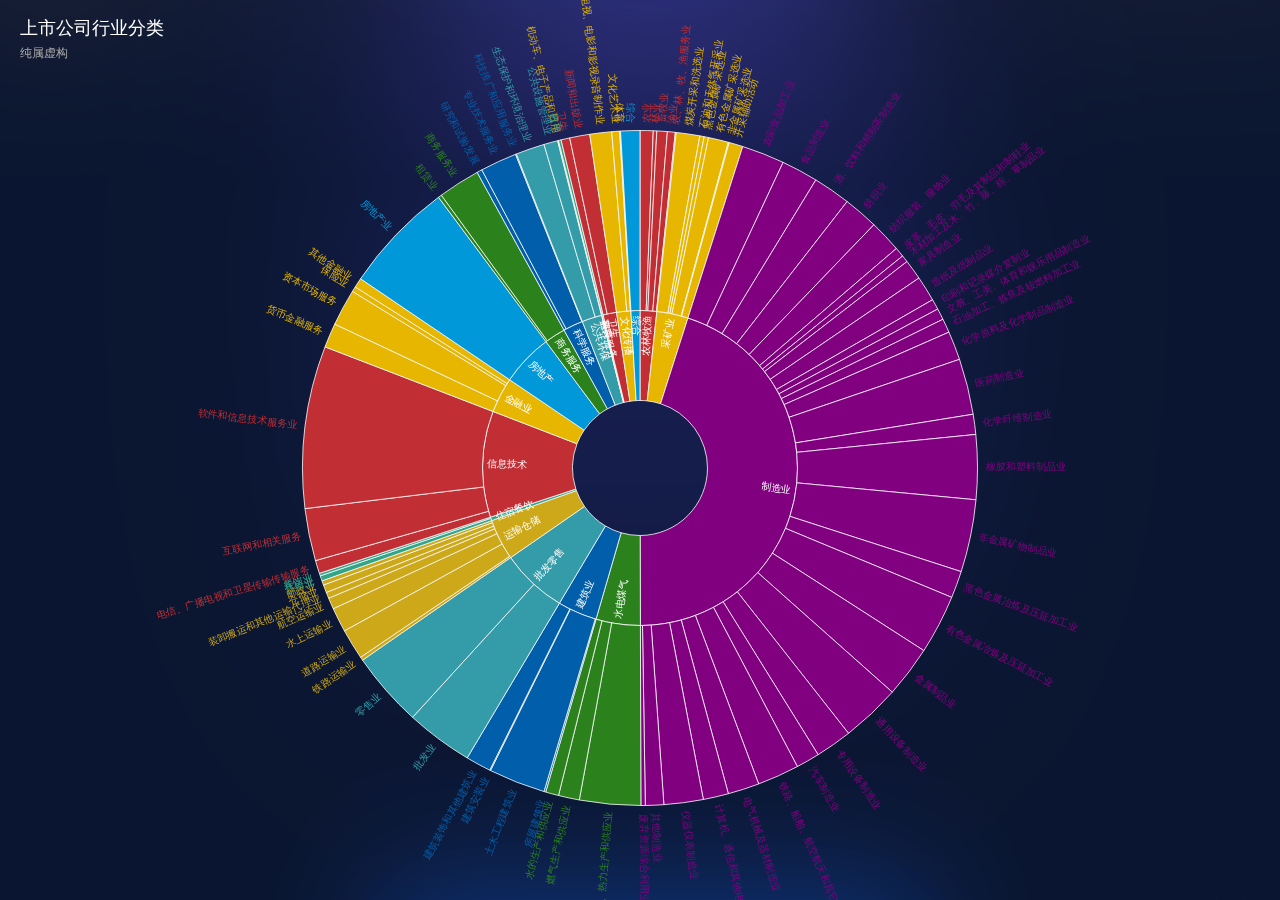
<file: iDataV-master/case06/index.html>
<!DOCTYPE html>

<html>
	<head>
		<meta charset="UTF-8" />
		<meta name="viewport" content="width=device-width,initial-scale=1,minimum-scale=1,maximum-scale=1,user-scalable=no" />
		<title>旭日图 - 基于ECharts V4.2</title>
		<link rel="stylesheet" type="text/css" href="css/app.css" />
	</head>
	
	<body>
		<!--<header id="header">
			<h3 class="title">旭日图 - 基于ECharts V4.2</h3>
		</header>-->
		
		<div id="container">
			<div class="chart-div" id="sunChart">
				<div class="chart-loader"><div class="loader"></div></div>
			</div>
		</div>
		
		<script type="text/javascript" src="js/jquery-3.3.1.min.js"></script>
		<script type="text/javascript" src="js/echarts.min.js"></script>
		<script type="text/javascript" src="js/echarts-theme-shine.js"></script>
		<script type="text/javascript">
			$(function() {
				//初始化报表对象并指定其风格
				const sunChart = echarts.init(document.getElementById("sunChart"), 'shine');
				const sunChartOpt = {
					title: {
						text: "上市公司行业分类",
						subtext: "纯属虚构",
						textStyle: {
							color: "#fff"
						},
						subtextStyle: {
							fontSize: 12
						},
						left: 15,
						top: 15
					},
					tooltip: {
						show: true
					},
					series: {
						type: "sunburst",
						radius: [0, "75%"],
						center: ["50%", "52%"],
						sort: null,
						levels: [{}, {
							r0: "15%",
							r: "35%",
							itemStyle: {
								borderWidth: 0.8
							},
							label: {
								align: "right",
								fontSize: 10,
								color: '#fff',
								textBorderWidth: 0
							}
						}, {
							r0: "35%",
							r: "75%",
							itemStyle: {
								borderWidth: 0.8
							},
							label: {
								position: 'outside',
								padding: 3,
								fontSize: 10,
								color: 'auto',
								textBorderWidth: 0
							}
						}]
					}
				};
				sunChart.setOption(sunChartOpt);
				//获取报表数据
				$.ajax({
					url: "data/industry.json",
					dataType: "json"
				}).done(function() {
					$("#sunChart").addClass("chart-done");
				}).done(function(data) {
					//console.log(data);
					//自定义特定数据项的样式风格
					const itemStyle = {color: "#800080"};
					data[2].itemStyle = itemStyle;
					for(let i in data[2].children) {
						data[2].children[i].itemStyle = itemStyle;
					}
					//渲染报表数据
					sunChart.setOption({
						series: {
							data: data
						}
					});
				}).fail(function(jqXHR) {
					console.log("Ajax Fail: ", jqXHR.status, jqXHR.statusText);
				});
			
				//浏览器窗口发生变化时，重置报表大小
				$(window).resize(function() {
					sunChart.resize();
				});
			});
		</script>
	</body>
</html>
</file>
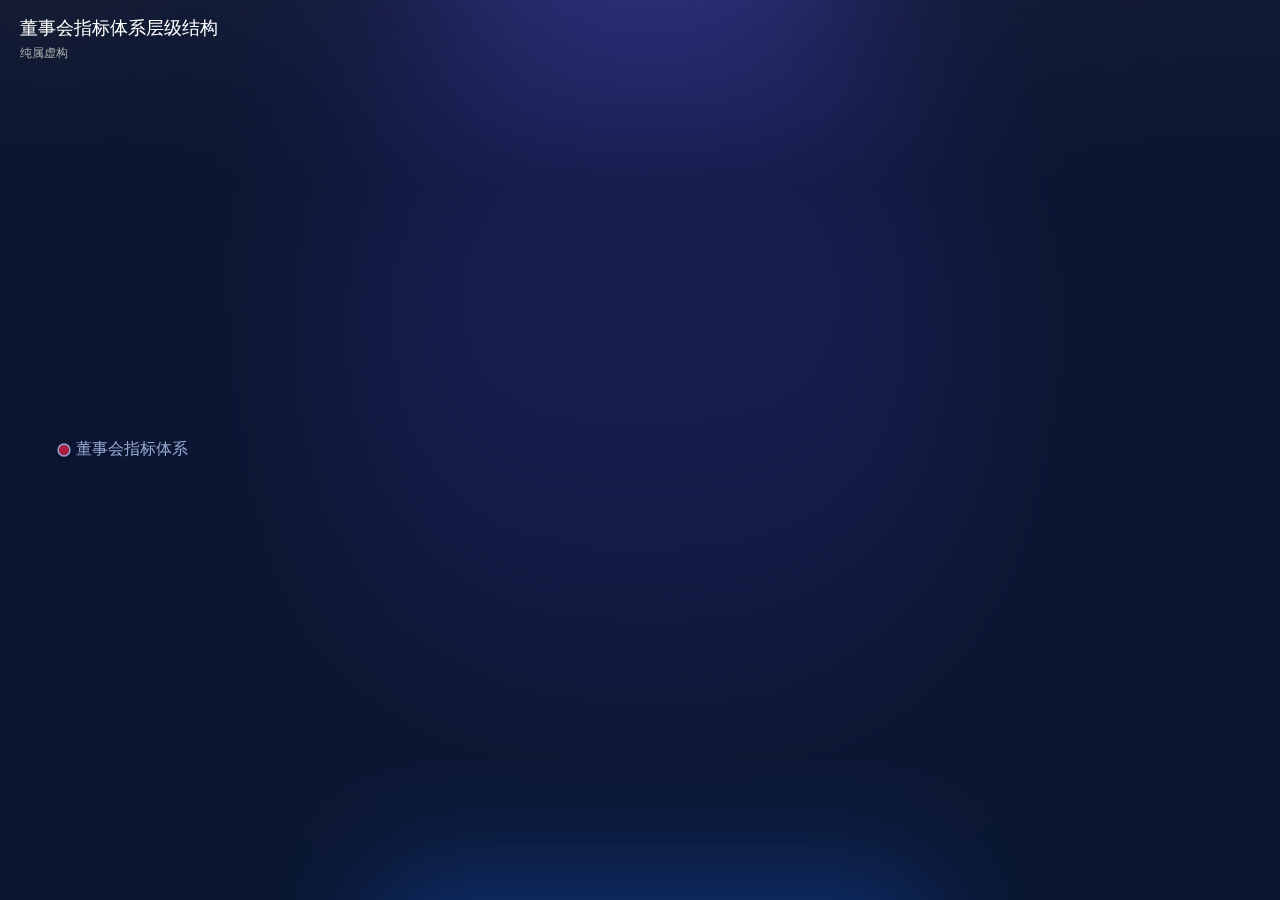
<file: iDataV-master/case08/index.html>
<!DOCTYPE html>

<html>
	<head>
		<meta charset="utf-8" />
		<meta name="viewport" content="width=device-width,initial-scale=1,minimum-scale=1,maximum-scale=1,user-scalable=no" />
		<title>树图 - 基于ECharts V4.2</title>
		<link rel="stylesheet" type="text/css" href="css/app.css" />
	</head>
	
	<body>
		<!--<header id="header">
			<h3 class="title">数图 - 基于ECharts V4.2</h3>
		</header>-->
		
		<div id="container">
			<div class="chart-div" id="treeChart">
				<div class="chart-loader"><div class="loader"></div></div>
			</div>
		</div>
		
		<script type="text/javascript" src="js/jquery-3.3.1.min.js"></script>
		<script type="text/javascript" src="js/echarts.min.js"></script>
		<script type="text/javascript" src="js/echarts-theme-shine.js"></script>
		<script type="text/javascript">
			$(function() {
				//初始化报表对象并指定其风格
				const treeChart = echarts.init(document.getElementById("treeChart"), 'shine');
				//虚拟数据
				const treeData1 = {
					name: '董事会结构',
					symbolSize: 10,
					itemStyle: {color: '#d4237a'},
					label: {fontSize: 14},
					children: [
						{
							name: '董事会独立性',
							symbolSize: 8,
							itemStyle: {color: '#d4237a'},
							children: [
								{name: '董事会总人数', itemStyle: {color: '#d4237a'}},
								{name: '行业内董事会规模人数均值', itemStyle: {color: '#d4237a'}},
								{name: '独立董事人数', itemStyle: {color: '#d4237a'}},
								{name: '执行董事人数', itemStyle: {color: '#d4237a'}},
								{name: '董事长是否兼任其他高管', itemStyle: {color: '#d4237a'}},
								{name: '董事长是否来自大股东', itemStyle: {color: '#d4237a'}},
								{name: '兼任经理层的董事人数', itemStyle: {color: '#d4237a'}},
								{name: '是否含有党员董事', itemStyle: {color: '#d4237a'}}
							]
						},
						{
							name: '董事会专业性',
							symbolSize: 8,
							itemStyle: {color: '#d4237a'},
							children: [
								{name: '委员会主任是否独董担任', itemStyle: {color: '#d4237a'}},
								{name: '专业独立董事人数', itemStyle: {color: '#d4237a'}},
								{name: '董事变更时间', itemStyle: {color: '#d4237a'}},
								{name: '战略决策委员会', itemStyle: {color: '#d4237a'}},
								{name: '提名委员会', itemStyle: {color: '#d4237a'}},
								{name: '薪酬委员会', itemStyle: {color: '#d4237a'}},
								{name: '审计委员会', itemStyle: {color: '#d4237a'}}
							]
						}
					]
				};
				const treeData2 = {
					name: '董事会行为',
					symbolSize: 10,
					itemStyle: {color: '#e6b600'},
					label: {fontSize: 14},
					children: [
						{
							name: '专门委员会会议',
							symbolSize: 8,
							itemStyle: {color: '#e6b600'},
							children: [
								{name: '召开次数', itemStyle: {color: '#e6b600'}},
								{name: '独董出席比率', itemStyle: {color: '#e6b600'}},
								{name: '提交董事会议题数', itemStyle: {color: '#e6b600'}},
								{name: '董事会采纳议题数', itemStyle: {color: '#e6b600'}}
							]
						},
						{
							name: '董事会会议',
							symbolSize: 8,
							itemStyle: {color: '#e6b600'},
							children: [
								{name: '召开次数', itemStyle: {color: '#e6b600'}},
								{name: '通讯会议次数', itemStyle: {color: '#e6b600'}},
								{name: '会议议题数', itemStyle: {color: '#e6b600'}},
								{name: '表决反对票数', itemStyle: {color: '#e6b600'}},
								{name: '独董出席比率', itemStyle: {color: '#e6b600'}},
								{name: '独董独立发表反对意见数', itemStyle: {color: '#e6b600'}}
							]
						},
						{
							name: '股东大会',
							symbolSize: 8,
							itemStyle: {color: '#e6b600'},
							children: [
								{name: '股东大会的董事出席率', itemStyle: {color: '#e6b600'}},
								{name: '股东大会是否采用累积投票制', itemStyle: {color: '#e6b600'}},
								{name: '股东大会决议事项投票率', itemStyle: {color: '#e6b600'}},
								{name: '董事会决议事项反对率', itemStyle: {color: '#e6b600'}}
							]
						},
						{
							name: '与党委的关系',
							symbolSize: 8,
							itemStyle: {color: '#e6b600'},
							children: [
								{name: '党建条款是否进入公司章程', itemStyle: {color: '#e6b600'}},
								{name: '党委与董事会成员是否双向进入、交叉任职', itemStyle: {color: '#e6b600'}},
								{name: '决策程序上是否党委会前置', itemStyle: {color: '#e6b600'}},
								{name: '是否披露党委会等党组织参与治理情况', itemStyle: {color: '#e6b600'}}
							]
						}
					]
				};
				const treeData3 = {
					name: '社会责任',
					symbolSize: 10,
					itemStyle: {color: '#005eaa'},
					label: {fontSize: 14},
					children: [
						{
							name: '社会',
							symbolSize: 8,
							itemStyle: {color: '#005eaa'},
							children: [
								{name: '每股社会责任值', itemStyle: {color: '#005eaa'}},
								{name: '纳税总额', itemStyle: {color: '#005eaa'}},
								{name: '就业人数', itemStyle: {color: '#005eaa'}},
								{name: '环保、扶贫和慈善投入', itemStyle: {color: '#005eaa'}}
							]
						},
						{
							name: '股东',
							symbolSize: 8,
							itemStyle: {color: '#005eaa'},
							children: [
								{name: '净资产收益率', itemStyle: {color: '#005eaa'}},
								{name: '市值增值率', itemStyle: {color: '#005eaa'}},
								{name: '股息率', itemStyle: {color: '#005eaa'}}
							]
						},
						{
							name: '员工',
							symbolSize: 8,
							itemStyle: {color: '#005eaa'},
							children: [
								{name: '员工收入增幅', itemStyle: {color: '#005eaa'}},
								{name: '公司人均薪酬', itemStyle: {color: '#005eaa'}},
								{name: '行业平均人均薪酬', itemStyle: {color: '#005eaa'}},
								{name: '是否员工持股', itemStyle: {color: '#005eaa'}}
							]
						},
						{
							name: '客户',
							symbolSize: 8,
							itemStyle: {color: '#005eaa'},
							children: [
								{name: '研发占比', itemStyle: {color: '#005eaa'}},
								{name: '市场份额', itemStyle: {color: '#005eaa'}},
								{name: '毛利率', itemStyle: {color: '#005eaa'}}
							]
						},
						{
							name: '外部评价',
							symbolSize: 8,
							itemStyle: {color: '#005eaa'},
							children: [
								{name: '是否入选上市公司“金圆桌奖”', itemStyle: {color: '#005eaa'}},
								{name: '是否进入明晟指数', itemStyle: {color: '#005eaa'}},
								{name: '是否上证180治理', itemStyle: {color: '#005eaa'}},
								{name: '负面新闻报道转载数', itemStyle: {color: '#005eaa'}}
							]
						}
					]
				};
				const treeData4 = {
					name: '信息披露',
					symbolSize: 10,
					itemStyle: {color: '#339ca8'},
					label: {fontSize: 14},
					children: [
						{
							name: '披露日期',
							symbolSize: 8,
							itemStyle: {color: '#339ca8'},
							children: [
								{name: '年报披露日期距1月1日的天数', itemStyle: {color: '#339ca8'}},
								{name: '半年报披露日期距7月1日的天数', itemStyle: {color: '#339ca8'}},
								{name: '一季报披露日期距4月1日的天数', itemStyle: {color: '#339ca8'}},
								{name: '三季报披露日期距10月1日的天数', itemStyle: {color: '#339ca8'}},
							]
						},
						{
							name: '披露一致性',
							symbolSize: 8,
							itemStyle: {color: '#339ca8'},
							children: [
								{name: '信息披露、定期报告披露后的更正数量', itemStyle: {color: '#339ca8'}},
								{name: '业绩预告与正式公告是否一致', itemStyle: {color: '#339ca8'}}
							]
						},
						{
							name: '内部控制',
							symbolSize: 8,
							itemStyle: {color: '#339ca8'},
							children: [
								{name: '内部控制文件累计数量（个）', itemStyle: {color: '#339ca8'}},
								{name: '是否披露内部控制评价', itemStyle: {color: '#339ca8'}},
								{name: '是否披露内部控制缺陷', itemStyle: {color: '#339ca8'}},
								{name: '是否有效实施内部控制缺陷整改', itemStyle: {color: '#339ca8'}}
							]
						},
						{
							name: '当初审计报告意见',
							itemStyle: {color: '#339ca8'},
							symbolSize: 8,
							children: [
								{name: '标准无保留', itemStyle: {color: '#339ca8'}},
								{name: '拒绝发表意见', itemStyle: {color: '#339ca8'}},
								{name: '否定意见', itemStyle: {color: '#339ca8'}}
							]
						}
					]
				};
				const treeData5 = {
					name: '董事薪酬、激励及约束',
					symbolSize: 10,
					itemStyle: {color: '#7760f6'},
					label: {fontSize: 14},
					children: [
						{
							name: '非独立董事薪酬与激励',
							symbolSize: 8,
							itemStyle: {color: '#7760f6'},
							children: [
								{name: '董事本年薪酬', itemStyle: {color: '#7760f6'}},
								{name: '行业董事平均薪酬', itemStyle: {color: '#7760f6'}},
								{name: '董事持股人数', itemStyle: {color: '#7760f6'}},
								{name: '平均持股比例', itemStyle: {color: '#7760f6'}},
								{name: '董事增持次数', itemStyle: {color: '#7760f6'}},
								{name: '董事减持次数', itemStyle: {color: '#7760f6'}}
							]
						},
						{
							name: '独立董事津贴',
							symbolSize: 8,
							itemStyle: {color: '#7760f6'},
							children: [
								{name: '独立董事本年津贴', itemStyle: {color: '#7760f6'}},
								{name: '行业独立董事平均津贴', itemStyle: {color: '#7760f6'}}
							]
						},
						{
							name: '董事责任',
							symbolSize: 8,
							itemStyle: {color: '#7760f6'},
							children: [
								{name: '董事是否遭批评、谴责、禁入等处罚', itemStyle: {color: '#7760f6'}},
								{name: '诉讼金额', itemStyle: {color: '#7760f6'}},
								{name: '赔偿金额', itemStyle: {color: '#7760f6'}}
							]
						}
					]
				};
				const treeData = {
					name: '董事会指标体系',
					symbolSize: 12,
					label: {fontSize: 16},
					children: [
						treeData1,
						treeData2,
						treeData3,
						treeData4,
						treeData5
					]
				};
				const treeChartOpt = {
					title: {
						text: "董事会指标体系层级结构",
						subtext: "纯属虚构",
						textStyle: {
							color: "#fff"
						},
						subtextStyle: {
							fontSize: 12
						},
						left: 15,
						top: 15
					},
					series: [
					    {
					    	name: '董事会指标体系',
					    	type: 'tree',
					    	left: '5%',
					    	right: '20%',
					    	top: '1%',
							bottom: '1%',
					    	orient: 'LR', //方向
					    	initialTreeDepth: 0, //深度
					    	symbol: 'circle',
					    	itemStyle: {
					    		color: '#ab2042',
					    		borderColor: '#9aa8d4'
					    	},
					    	lineStyle: {
					    		width: 1,
					    		curveness: .9
					    	},
					    	label: {
					    		color: '#9aa8d4',
					    		position: 'bottom'
					    	},
					    	leaves: {
					    		label: {
					    			position: 'right'
					    		}
					    	},
					    	data: [treeData]
					    }
				    ]
				};
				treeChart.setOption(treeChartOpt);
				
				//动态逐层级显示
				let deep = 1;
				let intervalId = window.setInterval(function() {
					treeChart.setOption({
						series: [{
							name: '董事会指标体系',
							initialTreeDepth: deep++
						}]
					});
					if(deep > 3) {
						window.clearInterval(intervalId);
					}
				}, 1000);
			
				//浏览器窗口发生变化时，重置报表大小
				$(window).resize(function() {
					treeChart.resize();
				});
			});
		</script>
	</body>
</html>
</file>
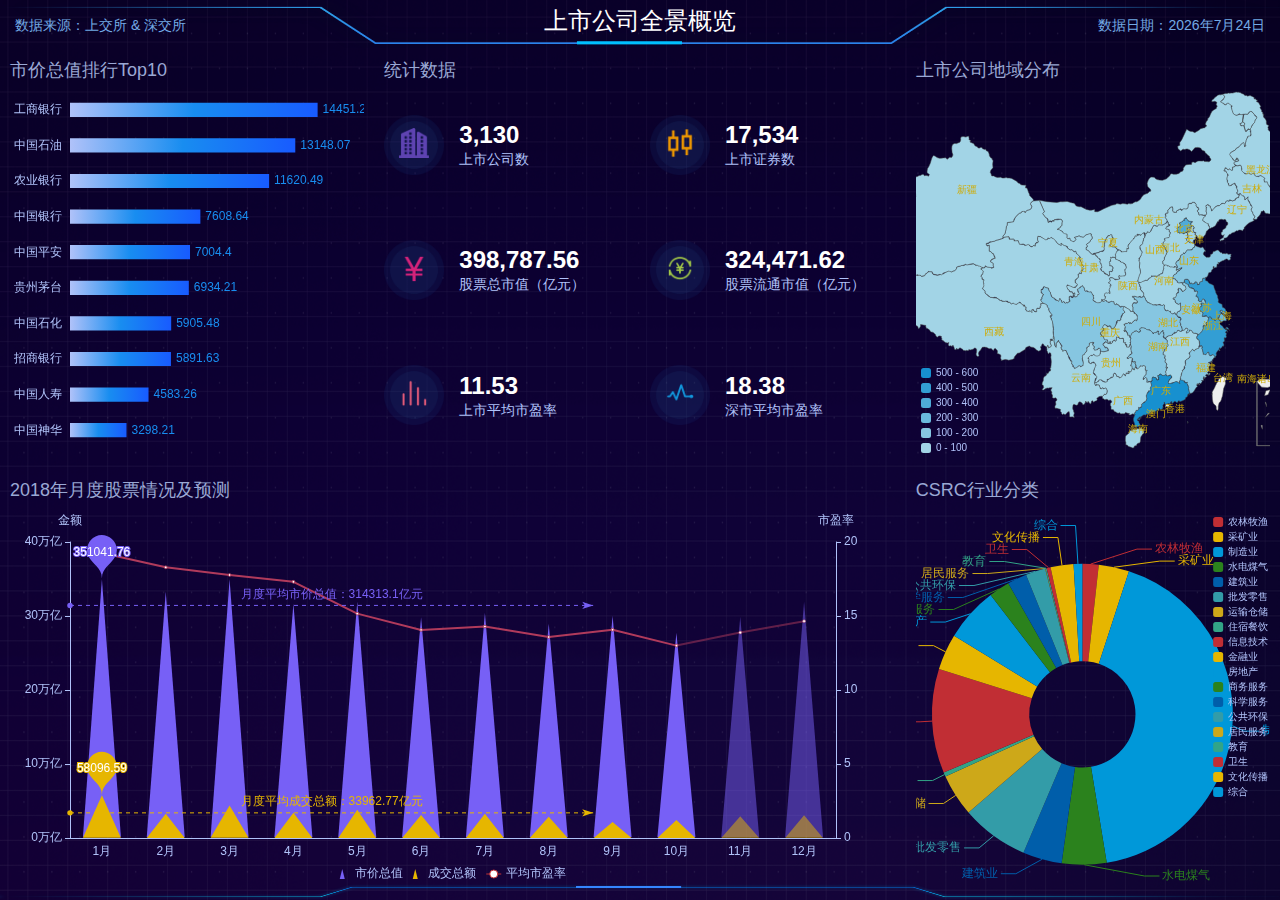
<file: iDataV-master/case09/index.html>
<!DOCTYPE html>

<html>
	<head>
		<meta charset="utf-8" />
		<meta name="viewport" content="width=device-width,initial-scale=1,minimum-scale=1,maximum-scale=1,user-scalable=no" />
		<title>上市公司全景概览 - 大屏数据可视化案例</title>
		<link rel="stylesheet" type="text/css" href="css/app.css" />
	</head>
	
	<body>
		<header id="header">
			<h3 class="header-title">上市公司全景概览</h3>
			<div class="header-info header-info-l">数据来源：上交所 &amp; 深交所</div>
			<div class="header-info header-info-r">数据日期：<span id="nowDate"></span></div>
		</header>
		
		<footer id="footer"></footer>
		
		<div id="container">
			<div id="flexCon">
				<div class="flex-row">
					<div class="flex-cell flex-cell-l">
						<div class="chart-wrapper">
							<h3 class="chart-title">市价总值排行Top10</h3>
							<div class="chart-div" id="rankChart">
								<div class="chart-loader"><div class="loader"></div></div>
							</div>
						</div>
					</div>
					<div class="flex-cell flex-cell-c" style="padding-right:0;">
						<div class="chart-wrapper">
							<h3 class="chart-title">统计数据</h3>
							<div class="chart-div chart-done">
								<table class="data-t">
									<tr>
										<th><img src="img/icon-01.png" /></th>
										<td>
											<p><span id="listedCompany">0</span></p>
											<p>上市公司数</p>
										</td>
										<th><img src="img/icon-02.png" /></th>
										<td>
											<p><span id="listedSecurity">0</span></p>
											<p>上市证券数</p>
										</td>
									</tr>
									<tr>
										<th><img src="img/icon-03.png" /></th>
										<td>
											<p><span id="totalMarket">0</span></p>
											<p>股票总市值（亿元）</p>
										</td>
										<th><img src="img/icon-04.png" /></th>
										<td>
											<p><span id="circulationMarket">0</span></p>
											<p>股票流通市值（亿元）</p>
										</td>
									</tr>
									<tr>
										<th><img src="img/icon-05.png" /></th>
										<td>
											<p><span id="shRatio">0</span></p>
											<p>上市平均市盈率</p>
										</td>
										<th><img src="img/icon-06.png" /></th>
										<td>
											<p><span id="szRatio">0</span></p>
											<p>深市平均市盈率</p>
										</td>
									</tr>
								</table>
							</div>
						</div>
					</div>
					<div class="flex-cell flex-cell-r" style="padding-left:0;">
						<div class="chart-wrapper">
							<h3 class="chart-title">上市公司地域分布</h3>
							<div class="chart-div" id="mapChart">
								<div class="chart-loader"><div class="loader"></div></div>
							</div>
						</div>
					</div>
				</div>
				<div class="flex-row">
					<div class="flex-cell flex-cell-lc" style="padding-bottom:0;">
						<div class="chart-wrapper">
							<h3 class="chart-title">2018年月度股票情况及预测</h3>
							<div class="chart-div" id="trendChart">
								<div class="chart-loader"><div class="loader"></div></div>
							</div>
						</div>
					</div>
					<div class="flex-cell flex-cell-r" style="padding-bottom:0;">
						<div class="chart-wrapper">
							<h3 class="chart-title">CSRC行业分类</h3>
							<div class="chart-div" id="csrcChart">
								<div class="chart-loader"><div class="loader"></div></div>
							</div>
						</div>
					</div>
				</div>
			</div>
		</div>
		
		<script type="text/javascript" src="js/jquery-3.3.1.min.js"></script>
		<script type="text/javascript" src="js/countUp.min.js"></script>
		<script type="text/javascript" src="js/echarts.min.js"></script>
		<script type="text/javascript" src="js/echarts-map-china.js"></script>
		<script type="text/javascript" src="js/echarts-theme-shine.js"></script>
		<script type="text/javascript">
			$(function() {
				//获取当天日期
				(function() {
					const now = new Date();
					const year = now.getFullYear();
					const month = now.getMonth()+1;
					const day = now.getDate();
					$("#nowDate").html(year+"年"+month+"月"+day+"日");
				})();
				
				//获取统计数据
				$.ajax({
					url: "data/count-data.json",
					dataType: "json"
				}).done(function(data) {
					//console.log('Data: ', data);
					rollNum("listedCompany", 0, data.listed_companies_total);
					rollNum("listedSecurity", 0, data.listed_securities_total);
					rollNum("totalMarket", 0, data.total_market_value, 2);
					rollNum("circulationMarket", 0, data.circulation_market_value, 2);
					rollNum("shRatio", 0, data.sh_pe_ratio, 2);
					rollNum("szRatio", 0, data.sz_pe_ratio, 2);
				}).fail(function(jqXHR, textStatus) {
					console.log("Ajax Error: ", textStatus);
				});
				
				//获取排行数据
				const rankChart = echarts.init(document.getElementById("rankChart"), "shine");
				const rankChartOpt = {
					tooltip: {
						trigger: "axis",
						axisPointer: {
							type: "shadow"
						},
						formatter: function(params) {
							const param = params[0];
							const marker = '<span style="display:inline-block;margin-right:5px;border-radius:10px;width:10px;height:10px;background-color:#e6b600;"></span>';
							const suffix = '<span style="margin-left:5px;font-size:12px;">亿元</span>';
							return param.name + "<br />" +
								marker + "排名：" + (param.dataIndex+1) + "<br />" +
								marker + "市价总值：" + param.value + suffix;
						}
					},
					grid: {
						top: 10,
						bottom: 10,
						left: 60
					},
					xAxis: {
						show: false,
						type: "value"
					},
					yAxis: {
						type: "category",
						inverse: true,
						axisLine: {show: false},
						axisTick: {show: false},
						axisLabel: {
							fontSize: 12,
							color: "#b0c2f9"
						}
					},
					series: [{
						name: "市价总值排行",
						type: "bar",
						barCategoryGap: "60%",
						label: {
							show: true,
							position: "right",
							fontSize: 12,
							color: "#188df0",
							emphasis: {
								color: "#e6b600"
							}
						},
						itemStyle: {
			                normal: {
			                    color: new echarts.graphic.LinearGradient(
			                        0, 1, 1, 1,
			                        [
			                            {offset: 0, color: '#b0c2f9'},
			                            {offset: 0.5, color: '#188df0'},
			                            {offset: 1, color: '#185bff'}
			                        ]
			                    )
			                },
			                emphasis: {
			                    color: new echarts.graphic.LinearGradient(
			                        0, 1, 1, 1,
			                        [
			                            {offset: 0, color: '#b0c2f9'},
			                            {offset: 0.7, color: '#e6b600'},
			                            {offset: 1, color: '#ceac09'}
			                        ]
			                    )
			                }
			            }
					}]
				};
				rankChart.setOption(rankChartOpt);
				$.ajax({
					url: "data/ranking-list.json",
					dataType: "json"
				}).done(function() {
					$("#rankChart").addClass("chart-done");
				}).done(function(data) {
					//console.log('Data: ', data);
					const xData = [];
					const yData = [];
					for(let i in data) {
						xData.push(data[i].market_capitalization);
						yData.push(data[i].stock_name);
					}
					rankChart.setOption({
						yAxis: {
							data: yData
						},
						series: [{
							name: "市价总值排行",
							data: xData
						}]
					});
				}).fail(function(jqXHR) {
					console.log("Ajax Fail: ", jqXHR.status, jqXHR.statusText);
				});
				
				//获取地域分布数据
				const mapChart = echarts.init(document.getElementById("mapChart"), "shine");
				const mapChartOpt = {
					tooltip: {
						formatter: function(params) {
							const data = params.data;
							return data.name + "<br />上市公司数：" + data.value;
						}
					},
					visualMap: {
						type: "piecewise",
						splitNumber: 6,
						itemWidth: 10,
						itemHeight: 10,
						itemGap: 5,
						textGap: 5,
						textStyle: {
							fontSize: 10,
							color: "#b0c2f9"
						},
						min: 0,
						max: 600,
						calculable: true,
						seriesIndex: [0]
					},
					geo: {
						map: "china",
						roam: true, //开启鼠标缩放和漫游
						zoom: 1, //地图缩放级别
						selectedMode: "single",
						top: 10,
						bottom: 10,
						layoutCenter: ["50%", "50%"],
						//layoutSize: "100%", //保持地图宽高比
						label: {
							show: true,
							fontSize: 10,
							color: "#ceac09"
						}
					},
					series: [{
						name: "地域分布",
						type: "map",
						geoIndex: 0
					}]
				};
				mapChart.setOption(mapChartOpt);
				$.ajax({
					url: "data/region-count.json",
					dataType: "json"
				}).done(function() {
					$("#mapChart").addClass("chart-done");
				}).done(function(data) {
					//console.log('Data: ', data);
					const chartData = [];
					for(let i in data) {
						chartData.push({
							name: data[i].region,
							value: data[i].count
						});
					}
					mapChart.setOption({
						series: [{
							name: "地域分布",
							data: chartData
						}]
					});
				}).fail(function(jqXHR) {
					console.log("Ajax Fail: ", jqXHR.status, jqXHR.statusText);
				});
				
				//获取月度股票情况数据
				const trendChart = echarts.init(document.getElementById("trendChart"), "shine");
				const trendChartOpt = {
					tooltip: {
						trigger: "axis",
						axisPointer: {
							type: "none"
						}
					},
					legend: {
						left: "center",
						bottom: 3,
						itemWidth: 15,
						itemHeight: 10,
						textStyle: {
							fontSize: 12,
							color: "#b0c2f9"
						},
						data: ["市价总值", "成交总额", "平均市盈率"]
					},
					grid: {
						top: 40,
						bottom: 50,
						left: 60,
						right: 60
					},
					xAxis: {
						type: "category",
						axisLine: {
							lineStyle: {color: "#b0c2f9"}
						},
						axisTick: {show: false},
						axisLabel: {
							fontSize: 12,
							color: "#b0c2f9"
						}
					},
					yAxis: [{
						name: "金额",
						type: "value",
						splitNumber: 5,
						axisLine: {
							lineStyle: {color: "#b0c2f9"}
						},
						splitLine: {show: false},
						axisTick: {color: "#b0c2f9"},
						axisLabel: {
							fontSize: 12,
							color: "#b0c2f9",
							formatter: (value, index) => {
								return parseInt(value / 10000) + "万亿";
							}
						}
					}, {
						name: "市盈率",
						type: "value",
						splitNumber: 5,
						maxInterval: 5,
						minInterval: 5,
						interval: 5,
						axisLine: {
							lineStyle: {color: "#b0c2f9"}
						},
						splitLine: {show: false},
						axisTick: {color: "#b0c2f9"},
						axisLabel: {
							fontSize: 12,
							color: "#b0c2f9"
						}
					}],
					visualMap: {
				        show: false,
				        seriesIndex: 2,
				        dimension: 0,
				        pieces: [{
				            lte: 9,
				            color: "rgba(176, 58, 91, 1)"
				        }, {
				            gt: 9,
				            lte: 11,
				            color: "rgba(176, 58, 91, 0.5)"
				        }]
				    },
					series: [{
						name: "市价总值",
						type: "pictorialBar",
						symbol: 'path://d="M150 50 L130 130 L170 130  Z"',
						barCategoryGap: "40%",
						itemStyle: {
							color: function(params) {
								if(params.dataIndex >= 10) {
									return "rgba(119, 96, 246, 0.5)";
								}
								return "rgba(119, 96, 246, 1)";
							}
						},
						markPoint: {
							itemStyle: {
								color: "rgba(119, 96, 246, 1)"
							},
							data: [{
								name: "最大值",
								type: "max"
							}]
						},
						markLine: {
							lineStyle: {
								color: "rgba(119, 96, 246, 1)"
							},
							label: {
								position: "middle",
								formatter: "月度平均市价总值：{c}亿元"
							},
							data: [{
								name: "平均值",
								type: "average"
							}]
						}
					}, {
						name: "成交总额",
						type: "pictorialBar",
						symbol: 'path://d="M150 50 L130 130 L170 130  Z"',
						barCategoryGap: "40%",
						itemStyle: {
							color: function(params) {
								if(params.dataIndex >= 10) {
									return "rgba(230, 182, 0, 0.5)";
								}
								return "rgba(230, 182, 0, 1)";
							}
						},
						markPoint: {
							itemStyle: {
								color: "rgba(230, 182, 0, 1)"
							},
							data: [{
								name: "最大值",
								type: "max"
							}]
						},
						markLine: {
							lineStyle: {
								color: "rgba(230, 182, 0, 1)"
							},
							label: {
								position: "middle",
								formatter: "月度平均成交总额：{c}亿元"
							},
							data: [{
								name: "平均值",
								type: "average"
							}]
						}
					}, {
						name: "平均市盈率",
						type: "line",
						yAxisIndex: 1
					}]
				};
				trendChart.setOption(trendChartOpt);
				$.ajax({
					url: "data/month-count.json",
					dataType: "json"
				}).done(function() {
					$("#trendChart").addClass("chart-done");
				}).done(function(data) {
					//console.log('Data: ', data);
					const xData = [];
					const yData1 = [];
					const yData2 = [];
					const yData3 = [];
					for(let i in data) {
						xData.push(data[i].month);
						yData1.push(data[i].sh_market_capitalization);
						yData2.push(data[i].sh_transaction_amount);
						yData3.push(data[i].sh_pe_ratio);
					}
					trendChart.setOption({
						xAxis: {
							data: xData,
						},
						series: [{
							name: "市价总值",
							data: yData1
						}, {
							name: "成交总额",
							data: yData2
						}, {
							name: "平均市盈率",
							data: yData3
						}]
					});
				}).fail(function(jqXHR) {
					console.log("Ajax Fail: ", jqXHR.status, jqXHR.statusText);
				});
				
				//获取CSRC行业分类数据
				const csrcChart = echarts.init(document.getElementById("csrcChart"), "shine");
				const csrcChartOpt = {
					tooltip: {
						trigger: "item",
						formatter: "{b0}<br />股票数：{c0}<br />占比：{d0}%"
					},
					legend: {
						type: "scroll",
						orient: "vertical",
						padding: 0,
						top: 15,
						right: 0,
						itemGap: 5,
						itemWidth: 10,
						itemHeight: 10,
						textStyle: {
							fontSize: 10,
							color: "#b0c2f9"
						}
					},
					series: [{
						name: "CSRC行业分类",
						type: "pie",
						center: ["47%", "55%"],
						radius: ["30%", "85%"]
					}]
				};
				csrcChart.setOption(csrcChartOpt);
				$.ajax({
					url: "data/csrc-industry.json",
					dataType: "json"
				}).done(function() {
					$("#csrcChart").addClass("chart-done");
				}).done(function(data) {
					//console.log('Data: ', data);
					const chartData = [];
					for(let i in data) {
						chartData.push({
							name: data[i].alias,
							value: data[i].stock
						});
					}
					csrcChart.setOption({
						series: [{
							name: "CSRC行业分类",
							data: chartData
						}]
					});
				}).fail(function(jqXHR) {
					console.log("Ajax Fail: ", jqXHR.status, jqXHR.statusText);
				});
				
				//浏览器窗口大小变化时，重置报表大小
				$(window).resize(function() {
					rankChart.resize();
					mapChart.resize();
					trendChart.resize();
					csrcChart.resize();
				});
			});
			
			//数字变化特效
			function rollNum(elId, startVal, endVal, decimalNum) {
				let n = decimalNum || 0;
				let countUp = new CountUp(elId, startVal, endVal, n, 2.5, {
					useEasing: true, 
					useGrouping: true, 
					separator: ',', 
					decimal: '.'
				});
				if(!countUp.error) {
				    countUp.start();
				}else {
				    console.error(countUp.error);
				}
			}
		</script>
	</body>
</html>
</file>
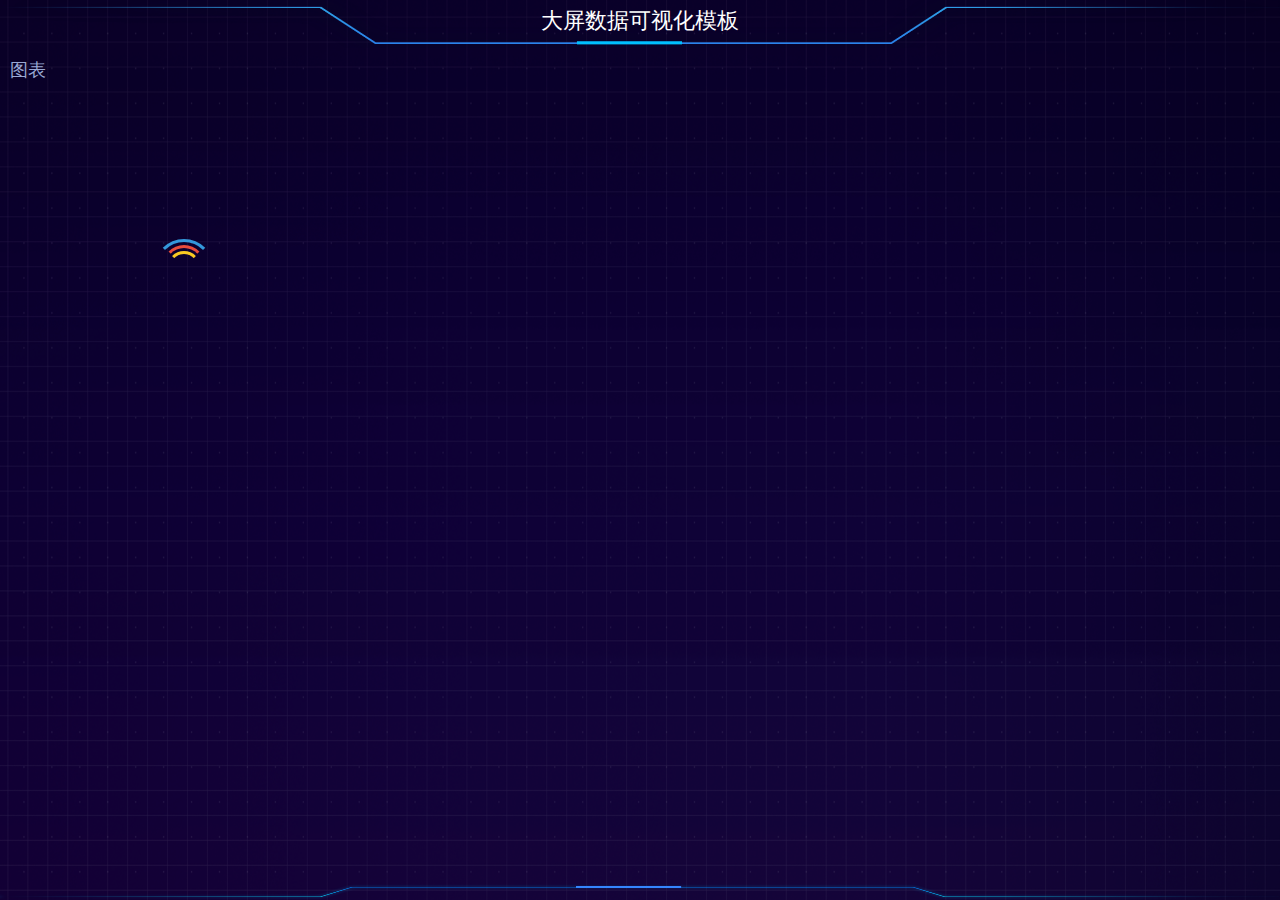
<file: iDataV-master/tpl01/index.html>
<!DOCTYPE html>

<html>
	<head>
		<meta charset="utf-8" />
		<meta name="viewport" content="width=device-width,initial-scale=1,minimum-scale=1,maximum-scale=1,user-scalable=no" />
		<title>大屏数据可视化 - 模板</title>
		<link rel="stylesheet" type="text/css" href="css/app.css" />
	</head>
	
	<body>
		<header id="header">
			<h3 class="header-title">大屏数据可视化模板</h3>
			<!--<div class="header-info header-info-l">数据来源：大数据研究院</div>
			<div class="header-info header-info-r">更新日期：2019-04-30</div>-->
		</header>
		
		<footer id="footer"></footer>
		
		<div id="container">
			<div id="flexCon">
				<div class="flex-row">
					<div class="flex-cell flex-cell-l">
						<div class="chart-wrapper">
							<h3 class="chart-title">图表</h3>
							<div class="chart-div">
								<div class="chart-loader"><div class="loader"></div></div>
							</div>
						</div>
					</div>
					<div class="flex-cell flex-cell-c">
						<div class="chart-wrapper">
							<h3 class="chart-title"></h3>
							<div class="chart-div chart-done"></div>
						</div>
					</div>
					<div class="flex-cell flex-cell-r">
						<div class="chart-wrapper">
							<h3 class="chart-title"></h3>
							<div class="chart-div chart-done">
								<div class="chart-loader"><div class="loader"></div></div>
							</div>
						</div>
					</div>
				</div>
				<div class="flex-row">
					<div class="flex-cell flex-cell-lc">
						<div class="chart-wrapper">
							<h3 class="chart-title"></h3>
							<div class="chart-div chart-done">
								<div class="chart-loader"><div class="loader"></div></div>
							</div>
						</div>
					</div>
					<div class="flex-cell flex-cell-r">
						<div class="chart-wrapper">
							<h3 class="chart-title"></h3>
							<div class="chart-div chart-done">
								<div class="chart-loader"><div class="loader"></div></div>
							</div>
						</div>
					</div>
				</div>
			</div>
		</div>
	</body>
</html>
</file>
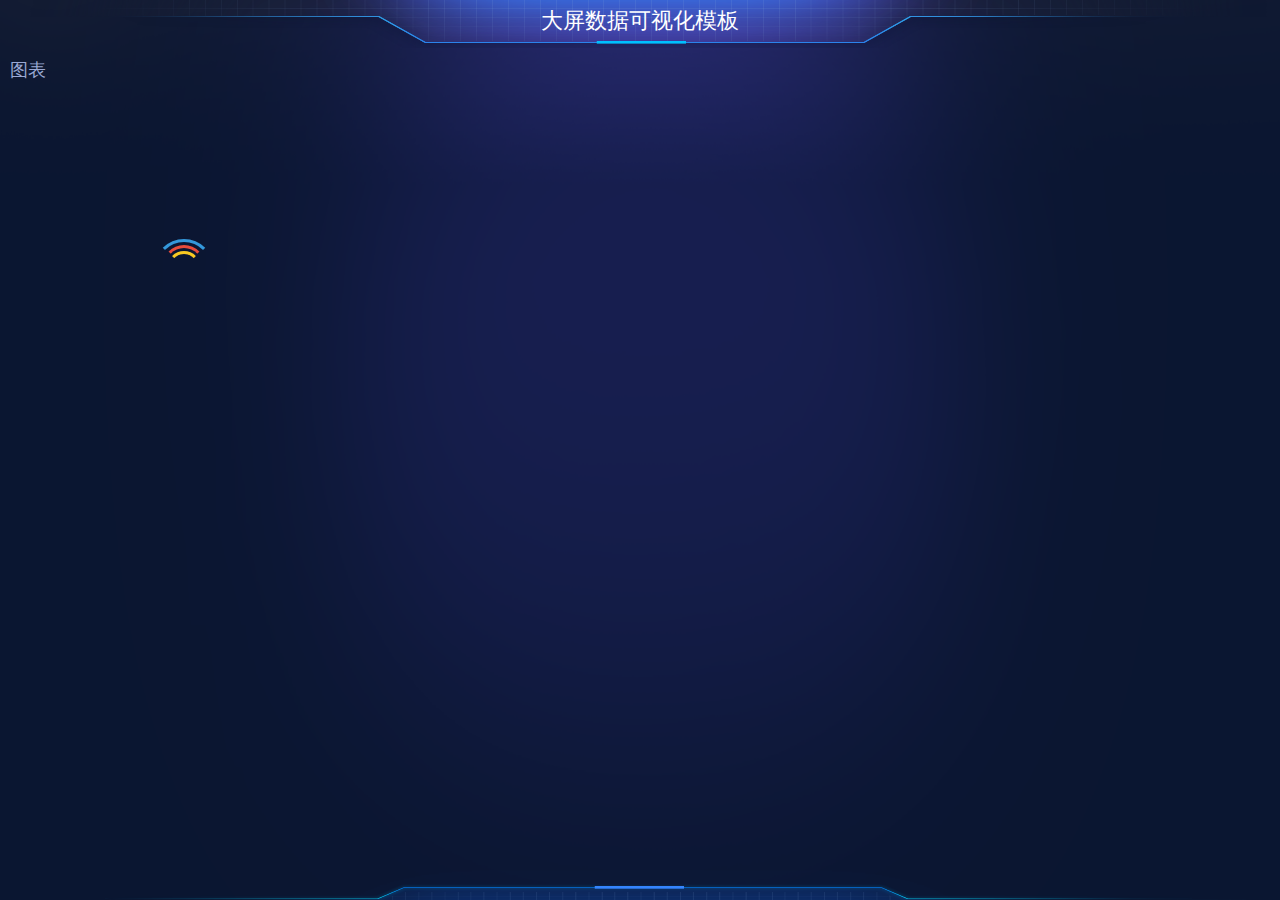
<file: iDataV-master/tpl02/index.html>
<!DOCTYPE html>

<html>
	<head>
		<meta charset="utf-8" />
		<meta name="viewport" content="width=device-width,initial-scale=1,minimum-scale=1,maximum-scale=1,user-scalable=no" />
		<title>大屏数据可视化 - 模板</title>
		<link rel="stylesheet" type="text/css" href="css/app.css" />
	</head>
	
	<body>
		<header id="header">
			<h3 class="header-title">大屏数据可视化模板</h3>
			<!--<div class="header-info header-info-l">数据来源：大数据研究院</div>
			<div class="header-info header-info-r">更新日期：2019-04-30</div>-->
		</header>
		
		<footer id="footer"></footer>
		
		<div id="container">
			<div id="flexCon">
				<div class="flex-row">
					<div class="flex-cell flex-cell-l">
						<div class="chart-wrapper">
							<h3 class="chart-title">图表</h3>
							<div class="chart-div">
								<div class="chart-loader"><div class="loader"></div></div>
							</div>
						</div>
					</div>
					<div class="flex-cell flex-cell-c">
						<div class="chart-wrapper">
							<h3 class="chart-title"></h3>
							<div class="chart-div"></div>
						</div>
					</div>
					<div class="flex-cell flex-cell-r">
						<div class="chart-wrapper">
							<h3 class="chart-title"></h3>
							<div class="chart-div chart-done">
								<div class="chart-loader"><div class="loader"></div></div>
							</div>
						</div>
					</div>
				</div>
				<div class="flex-row">
					<div class="flex-cell flex-cell-lc">
						<div class="chart-wrapper">
							<h3 class="chart-title"></h3>
							<div class="chart-div chart-done">
								<div class="chart-loader"><div class="loader"></div></div>
							</div>
						</div>
					</div>
					<div class="flex-cell flex-cell-r">
						<div class="chart-wrapper">
							<h3 class="chart-title"></h3>
							<div class="chart-div chart-done">
								<div class="chart-loader"><div class="loader"></div></div>
							</div>
						</div>
					</div>
				</div>
			</div>
		</div>
	</body>
</html>
</file>
<file: myxc/css/style_topBox.css>
/* <!-- 头部区域样式 --> */
*{
	font-family: 微软雅黑;
/* 	font-size: 12px; */
	margin: 0px;
	padding: 0px;
}
a{
	color: #666;
	font-size: 12px;
	text-decoration: none;
}

a:hover{
	color: #3983E5;
}
li{
	list-style: none;
}
.rePosition{
	position: relative;
}
.jacPosition{
	position: absolute;
}
.width910{
	width: 910px;
}
.width680{
	width: 680px;
}
.bottom10{
	margin-bottom: 10px;
}
/* <!-- 头部区域样式 --> */
.top10{
	margin-top: 10px;
}
.bgBlue{
	background: #ABCBF5;
}
.bgGreen{
	background:#CBE2B3;
}
.bgOrange{
	background:#F6DBB9;
}
.bgred{
	background: #f8c2b3;	
}
.bgyellow{
	background: #fbe09f;
}
.bgpurple{
	background: #c3cbff;
}
.blueColor{
	color:#2577E3;
}
.orangeColor{
	color:#FFB759;
}
.font12{
	font-size: 12px;
}

/* 头部核心布局 */
.topBox{
	background-color: #F4F4F4;
}
.topBox .topCenterBox{
	width: 1180px;
	height: 36px;
	margin: 0 auto;
}
/* 左边内容 */
.topBox .topCenterBox .topLeftBox{
	float: left;
	display: flex;
	line-height: 36px;
	color: #666;
		font-size: 12px;
}
/* 右边内容 */
.topBox .topCenterBox .topRightBox{
	float: right;
}
.topLeftBox .earth{
	width: 14px;
	height: 14px;
	margin-left: 14px;
	margin-top: 2px;
	position: relative;
	top: 2px;
}
.topRightBox .phone{
	width: 20px;
	height: 16px;
}
.topRightBox .wechat{
	width: 18px;
	height: 16px;
}
.topRightBox .message{
	width: 14px;
	height: 12px;
}
.topRightBox ul li{
	float:left;
	line-height: 36px;
	padding: 0px 14px;
		font-size: 12px;
}
.topRightBox ul li a:hover{
	color: #666;
}
</file>
<file: myxc/css/searchBox.css>
/* <!-- 顶部导航搜索区域样式 --> */
.searchBox{
	
}
.searchBox .searchCenterBox{
	width: 1180px;
	height: 80px;
	margin: 0 auto;
}
.searchBox .searchCenterBox .searcLeftBox{
	float: left;
	display: flex;
	line-height: 80px;
	color: #ccc;
}
.searchBox .searchCenterBox .searcLeftBox img{
	width: 126px;
	height: 43px;
	margin-top: 18px;
}
.searchBox .searchCenterBox .searcLeftBox .searcInputBox{
	margin-left: 60px;
}
 .searcInputBox .keywordsBox{
	 padding: 4px;
	 background-color: #fff;
	 border: 1px solid #8EBEFC;
	 width: 327px;
	 height: 20px;
	 border-radius:3px 0px 0px 3px;
 }
 .searcInputBox .searchBtn{
	 width: 43px;
	 height: 30px;
	 background: #8ebefc url("../img/index/icon/find.png") no-repeat center;
	 background-size: 20px;
	 border-radius: 0px 3px 3px 0px;
	 border: none;
	 position: relative;
	 top: 10px;
	 margin-left: -5px;
	 
 }
 .searcInputBox .searchBtn:hover{
	 background:  url("../img/index/icon/find.png") #2577e3 no-repeat center;
	 background-size: 20px;
	 cursor: pointer;
 }
.searchBox .searchCenterBox .searchRightBox{
	float: right;
	color: #666;
	text-align: right;
	font-size: 12px;
}
.searchRightBox .topInfo{
	margin-top: 24px;
}
</file>
<file: myxc/css/navBox.css>
/* <!-- 导航栏区域样式--> */
.navBox{
	background-color:#2577e3 ;
}
.navBox .navCenterBox{
	width: 1180px;
	height: 40px;
	margin: 0 auto;
}
.navBox .navCenterBox ul li{
	float: left;
	list-style: none;
}
.navBox .navCenterBox ul li a{
	font-size: 15px;
	color: white;
	padding: 0 16px;
	line-height: 40px;
}
.navBox .navCenterBox ul li:hover{
	background-color: #0a56bb;
}
</file>
<file: myxc/css/menusBox.css>
/* <!-- 导航栏 子搜索栏区域样式 --> */
.menusBox{
	height: 40px;
	background-color: white;
}
.menusBox .menusCenterBox{
	width: 1180px;
	height: 40px;
	margin: 0 auto;
}
.menusBox .menusCenterBox .menusInfo{
	float: left;
	background-color: #74A8ED;
	font-size: 12px;
	color: white;
	font-weight: bold;
	margin-right: 16px;
	width: 67px;
	height: 22px;
	line-height: 22px;
	text-align: center;
	margin-top: 10px;
	border-radius: 3px;
}
.menusBox .menusCenterBox ul li{
	float: left;
}
.menusBox .menusCenterBox ul li .menusIcon{
	width: 20px;
	height: 20px;
	position: relative;
	top:5px;
	font-size: 12px;
}
.menusBox .menusCenterBox ul li a{
	color: #666;
	font-size: 12px;
	padding: 0 6px;
	line-height: 40px;
}
</file>
<file: myxc/css/bannerBox.css>
/* <!-- 导航下的机票位区域样式 --> */
.bannerBOX {
	width: 100%;
	height: 340px;
	background-image:url(../img/index/banner/banner.3.jpg);
	background-repeat: no-repeat;
}

.bannerBOX .bannreMiddleBox {
	width: 1180px;
	margin: 0 auto;
	height: 300px;
	padding-top: 20px;
}

.bannerBOX .bannreMiddleBox .bannerLeftBox {
	width: 580px;
	height: 300px;
	background: #fff;
}

.bannerBOX .bannreMiddleBox .bannerLeftBox .bannerLeft {
	width: 90px;
	height: 300px;
	float: left;
	background: #2577E3;
}

.bannerLeftBox .bannerLeft ul li {
	text-align: center;
	line-height: 42px;
}

.bannerLeftBox .bannerLeft ul li div {
	width: 60px;
	height: 42px;
	margin: 0 15px;
	border-bottom: 1px dashed #fff;
}

.bannerLeftBox .bannerLeft ul li a {
	font-size: 16px;
	color: #fff;
}

.bannerLeftBox .bannerLeft ul #active,
.bannerLeft li:hover {
	width: 100%;
	background: #fff;
	border-left: 4px solid #FF9915;

}

.bannerLeftBox .bannerLeft ul #active a {
	color: #2577E3;
}

.bannerLeft ul li:hover a {
	color: #2577E3;
}

.rightContentBox {
	width: 450px;
	height: 275px;
	float: left;
	margin: 20px 20px 5px;
}

.rightContentBox .searchNav {
	height: 25px;
}

.rightContentBox .searchNav ul li {
	float: left;
	width: 75px;
	height: 25px;
	border-bottom: 2px solid #EEEEEE;
	text-align: center;
}

.rightContentBox .searchNav ul li a {
	font-size: 14px;
	color: #666666;
	font-weight: bold;
}

.rightContentBox .searchNav ul li a:hover,
.rightContentBox .searchNav .jackey a {
	color: #2577E3;
}

.rightContentBox .searchNav .jackey {

	border-bottom: 2px solid #2577E3;
}

.rightContentBox .inputContentBox {
	width: 460px;
	margin-top: 15px;
}

.rightContentBox .inputContentBox td {
	font-size: 14px;
	margin-left: 10px;
}

.inputContentBox .inputBox {
	width: 385px;
	height: 30px;
	margin-left: 5px;
	border: 1px solid #ddd;
}

.rightContentBox .inputContentBox .inputsize {
	width: 145px;
	height: 28px;
	margin-left: 5px;
	margin-top: 10px;
	border: 1px solid #ddd;
}

.rightContentBox .inputContentBox .inputsize_2 {
	width: 145px;
	height: 28px;
	margin-left: 30px;
	margin-top: 10px;
	border: 1px solid #ddd;
}

.rightContentBox .inputContentBox .btn {
	width: 145px;
	height: 33px;
	background-color: #ffb000;
	border: 1px solid #e77c00;
	color: #fff;
	font-size: 16px;
	font-weight: 700;
	box-shadow: 0 1px 0 rgb(95 50 0 / 70%);
	border-radius: 3px;
	overflow: visible;
	cursor: pointer;
	text-align: center;
	letter-spacing: .4em;
	text-indent: .4em;
	margin-left: 30px;
	margin-top: 20px;
}
</file>
<file: myxc/css/contenctBox.css>
/* 下面的主内容区域样式 */
.contenctBox{
	width: 100%;
	overflow: hidden;/* 为了解决浮动高度问题 */	
	background: #f6f6f6;
	padding-bottom: 30px;
}
.contenctBox .container{
	width: 1180px;
	overflow: hidden;/* 为了解决浮动高度问题 */	
	margin: 0 auto;
	padding-top: 30px;
}
/* 第一个热门区域 */
.contenctBox .container .hotBox{
	
}
.hotBox .hotNavBox{
	border-bottom: 3px solid #0066CC;
	height: 36px;
	line-height: 36px;
	margin-top: 30px;
}
.hotBox .hotNavBox #activeA{
	position: relative;
}
.hotBox .hotNavBox ul li{
	height: 36px;
	float: left;
	margin-right: 30px;
	
}
.hotBox .hotNavBox ul li a{
	font-size: 16px;
	color: #333333;
}
.hotBox .hotNavBox ul li a:hover,.hotBox .hotNavBox #activeA a{
	color: #0066CC;
}
/* 右侧的内容区域 */
.hotBox .hotNavBox .ringhtOut{
	font-size:12px;
	color: #0066CC;
	margin-top: 10px;
	float: right;
}
.hotBox .hotNavBox .ringhtOut img{
width: 10px;
height: 7px;
}
.hotBox .hotNavBox ul li .top{
	width: 12px;
	height: 12px;
	position: absolute;
	top: 27px;
	left: 10px;
}
.hotBox .hotNavBox ul li .hot{
	width: 40px;
	height: 15px;
	position: absolute;
	top: -5px;
	right: -15px;
}
.hotBox .hotNavBox ul li .new{
	width: 30px;
	height: 15px;
	position: absolute;
	top: -5px;
	right: -14px;
}
/* 热门的外内容区域 */
.hotContentBox{
	padding: 15px;
	border: 1px solid #DDDDDD;
	background: white;
}
/* /下面的精选导航列表 */
.navListBox{
	/* 解决浮动问题 */
	overflow: hidden;
	margin-bottom: 10px;
}
.navListBox ul li{
	padding: 2px 6px;
	margin-left: 10px;
	float: left;
	font-size: 12px;
	line-height: 16px;
}
.navListBox ul li a{
	color: #3983E5;
}
.navListBox #active,.navListBox ul li:hover{
	background:#3983E5;
	border-radius: 3px;

}
.navListBox #active a,.navListBox ul li:hover a{
	color: white;
}
/* 内容图片区域样式 */
.picContentBox{
	overflow: hidden;
	margin-top: 10px;
}

.hotContentBox .picContentBox .picLeft{

	height: 330px;
	float: left;
}
.hotContentBox .picContentBox .picLeft .imgBox:nth-child(4),
.hotContentBox .picContentBox .picLeft .imgBox:nth-child(8){
	margin-right: 0px;
}
.hotContentBox .picContentBox .picLeft .imgBox{
	width: 220px;
	height: 160px;
	float: left;
	margin-right: 10px;
	margin-bottom: 10px;
}
.hotContentBox .picContentBox .picLeft .imgBox img{
	width: 220px;
	height: 160px;
}
.picLeft .imgBox .topSaleBox{
	width: 88px;
	height: 20px;
	background: #FF6913;
	font-size: 12px;
	text-align: center;
	line-height: 20px;
	border-radius: 0 0 10px 0;
	color: white;
	top: 0px;
	left: 0px;
}
.picLeft .imgBox .picIntodusceBox{
	 width: 112px;
	 height: 112px;
	 background: rgb(0,0,0,0.5);
	 color: white;
	 /* 定位到中心的方法 */
	 left: 50%;
	 top:50%;
	 margin-left: -56px;
	 margin-top: -56px;
	 /* 定义圆形 */
	 border-radius: 50%;
	 font-size: 14px;
}
.picIntodusceBox p{
	text-align: center;
	font-size: 18px;
	width: 106px;
	margin: 0 auto;
	margin-top:34px ;
	border-bottom: 1px solid #959599;
}
.picIntodusceBox .money{
	margin-left: 5px;
	font-size: 12px;
	position: relative;
	top: -8px;
	left: -5px;
}
.picIntodusceBox .price{
	font-size: 22px;
	color: #FF6600;
	margin-left:-9px;
}
/* 右侧区域 */
.hotContentBox .picContentBox .picRight{
	width: 220px;
	height: 330px;
	float: right;
}
/* 第二个区域海外酒店区域样式 */
.picContentBox  .newBox{
	width: 227px;
	float: left;
	border-right: 1px dashed #CCCCCC;
	margin-right: 10px;
}
 .picContentBox .newBox ul li{
	 margin-top: 10px;
	 width: 217px;
	 text-overflow: ellipsis;
 }
 .picContentBox .newBox ul li a{
	color: #666;
	font-size: 13px;
}
 .picContentBox .newBox ul li a:hover{
	 color: #3983E5;
 }
 .picContentBox .newBox .he{
	 margin-top: 14px;
 }
.rightBox .width680 .imgBox:nth-child(3),
.rightBox .width680 .imgBox:nth-child(6){
 	margin-right: 0px;
 }
.rightBox .width680 .imgBox:nth-child(5){
	margin-left: 10px;
}
/* 右边图片文字处理 */
.picIntro{
	text-align: center;
	width: 106px;
	margin: 0 auto;
	margin-top:20px ;
	border-bottom: 1px solid #959599;
}
.picIntro h3{
	font-weight: normal;
	font-size: 18px;
}
.moneyBox{
	text-align: center;
}
.moneyBox .money{
	top: 0px;
}
/* d第三个国际机票区域样式 */
 .hotContentBox .navListBox .psa ul li {
	float: right;
	color: #0066CC;
}
.airBox{
	width: 196px;
	height: 76px;
	padding: 15px 12px;
	 background: #f8f8f8;
	 font-size: 12px;
	 color: #000000;
	 border-radius: 3px;
	 float: left;
	 margin-right: 5px;
	 margin-bottom: 5px;
}
.airBox .airTime{
	color: #999;
	margin-top: 6px;
}
.airBox .airPrice{
	color: #666666;
		margin-top: 16px;
}
.airBox .price{
	color: #FF6600;
	font-size: 18px;
}
.airBox .monoeyTcon{
	top: -5px;
	right: -3px;
}
.airBox .butoon{
	width: 58px;
	height: 27px;
	background: #FFB000;
	border-radius: 5px;
	border: none;
	color: white;
	bottom: 10px;
	right: 10px;
}
/* 第四个租车区域 */
.carContentBox{
	border: 1px solid #DDDDDD;
	background: #fff;
}
.carContentBox .picContentBox{
	margin-top: 0px;
}
.hotCity{
	width: 224px;
	height: 230px;
	padding: 15px;
	float: left;
	border-right: 1px dashed #CCCCCC;
	margin-right: 10px;
	
}
.picLeft{
	float: left;
}
.rightBox .psa{
	float: right;
}
.hotCity ul li{
	padding: 0 10px;
	margin-top: 14px;
	float: left;
	border-left: 1px solid #ececec;
	margin-left: -15px;
	margin-right: 25px;
}
.hotCity ul li img{
	width: 10px;
	height: 10px;
	right: 8px;
	top: -3px;
}
.carBox .rightMoney .monoeyTcon{
	font-size: 12px;
	position: relative;
	top: -8px;
	left: 5px;
}
.carBox .rightMoney .price{
	font-size: 22px;
	color: #FF6600;
	margin-left: 0px;
}
.carBox .rightMoney .perup{
	font-size: 12px;
}
/* 右边租车列表样式 */
.carBox{
	width: 220px;
	height: 200px;
	font-size: 12px;
	float: left;
	margin-right: 8px;
}
.carBox img{
	width: 220px;
	height: 146px;
}
.carBox:hover{
 box-shadow: 1px 1px 5px #CCCCCC;
}
.carWord{
	font-size: 12px;
	color: #666666;
	padding: 0 5px;
}
.carWorda{
	font-size: 12px;
	color: #999999;
	padding: 0 5px;
}
.rightMoney{
	right: 5px;
	bottom: 0px;
}
/* 第五个游玩区域样式 */
.hotPlay{
	width: 224px;
	height: 230px;
	padding: 15px;
	float: left;
	border-right: 1px dashed #CCCCCC;
	margin-right: 10px;
}
.hotPlay ul li{
	padding: 0 10px;
	margin-top: 10px;
	float: left;
	border-left: 1px solid #ececec;
	margin-left: -15px;
	margin-right: 23px;
}
.PlayBox{
	width: 220px;
	height: 200px;
	font-size: 12px;
	float: left;
	margin-right: 8px;
}
.PlayBox img{
	width: 220px;
	height: 146px;
}
.PlayBox:hover{
	 box-shadow: 1px 1px 5px #CCCCCC;
}
.playWord{
	font-size: 13px;
	color: #666666;
	padding: 0 5px;
	/* 解决文字太多并且不显示一部分文字效果 */
	overflow: hidden;
	white-space: nowrap;
	text-overflow:ellipsis ;
}
.playWorda{
	font-size: 12px;
	color: #999999;
	padding: 0 5px;
	margin-top: 5px;
}
.PlayBox .rightMoney .monoeyTcon{
	font-size: 8px;
	position: relative;
	color: #999999;
	top: -13px;
	left: 6px;
}
.PlayBox .rightMoney .price{
	font-size: 22px;
	color: #FF6600;
	margin-left: 0px;
}
.PlayBox .rightMoney .perup{
	font-size: 12px;
	color: #999999;
}
/* 第六个全球购区域样式 */
.hotCity ul li{
	padding: 0 10px;
	margin-top: 14px;
	float: left;
	border-left: 1px solid #ececec;
	margin-left: -15px;
	margin-right: 25px;
	}

.hotPlay ul li img{
	    width: 10px;
	    height: 10px;
	    right: 5px;
	    top: -5px;
}
.PlayBox .rightMoney .play{
		width: 40px;
		height: 18px;
		border: 1px solid #d18f00;
		color: #d18f00;
		background: #fff;
}
/* 第六个目的地区域样式 */
.carContentBox .imgBox{
	overflow: hidden;
	float: left;
	margin-right: 8px;
}
.imgBox .imgBottom{
	width: 220px;
	height: 30px;
	background: rgba(0,0,0,0.5);
	color: #FFFFFF;
	text-align: center;
	line-height: 30px;
	bottom: 0px;
}
.hotDestination{
	width: 224px;
	height: 190px;
	padding: 15px;
	float: left;
	border-right: 1px dashed #CCCCCC;
	margin-right: 10px;
}
.hotDestination ul li{
	padding: 0 2px;
	margin-top: 10px;
	float: left;
}
/* 第八个旅行服务区域样式 */
.travelMiddleBox{
	overflow: hidden;
	width: 1180px;
	margin-top: 10px;
}
.travelBox{
	width: 386px;
	height: 147px;
	float: left;
	margin-right: 11px;
}
/* 让第三个模块区域右边距为0 */
.travelBox:nth-child(3){
	margin-right:0px;
}
.travelBox .travelTopBox{
	width: 354px;
	height: 84px;
	background: #FFFFFF;
	padding: 10px 10px 10px 20px;
	border: 1px solid #CCCCCC;
}
.travelBox .travelTopBox .leftImgBox{
	width: 70px;
	height: 70px;
	margin-left: 10px;
	border-radius: 50%;
	text-align: center;
	float: left;
}
.travelBox .travelTopBox .leftImgBox img{
	width: 45px;
	height: 45px;
	margin-top: 13px;
}
.travelBox  .travelTopBox .rightTravelBox{
	float: left;
	margin-left: 20px;
	width: 240px;
}
.travelBox  .travelTopBox .rightTravelBox h3{
	font-size: 16px;
	font-weight: normal;
	margin-bottom: 10px;
	margin-top: 5px;
}
.travelBox  .travelTopBox .rightTravelBox span{
	font-size: 12px;
	color: #666666;
}
/* 旅行服务下面的相关区域样式 */
.travelBox .travelbooterBox ul{
	overflow: hidden;
	border-left:1px solid #CCCCCC;
	border-bottom:1px solid #CCCCCC;
	border-right:1px solid #CCCCCC;
	background: #FFFFFF;
}
.travelBox .travelbooterBox ul li{
	height: 40px;
	text-align: center;
	line-height: 40px;
	float: left;
	
}
.travelBox .travelbooterBox ul li a{
	width: 95px;
	height: 24px;
	display: block;
	line-height: 24px;
	margin-top: 8px;
	border-right:1px dashed #CCCCCC;
	color: #333333;
}
.travelBox .travelbooterBox ul li span{
	position: relative;
	top: -6px;
	left: 5px;
}
.travelBox .travelbooterBox ul li:hover,.travelBox .travelTopBox:hover{
	background: #E2EEFF;
} 
/* 底部第三个区域样式 */
.travelBox .travelbooterjacBox ul{
	overflow: hidden;
	border-left:1px solid #CCCCCC;
	border-bottom:1px solid #CCCCCC;
	border-right:1px solid #CCCCCC;
	background: #FFFFFF;
}

.travelBox .travelbooterjacBox ul li{
	height: 40px;
	text-align: center;
	line-height: 40px;
	float: left;
}
.travelBox .travelbooterjacBox ul li a{
	width: 127px;
	height: 24px;
	display: block;
	line-height: 24px;
	margin-top: 8px;
	border-right:1px dashed #CCCCCC;
	color: #333333;
}
.travelBox .travelbooterjacBox ul li span{
	position: relative;
	top: -7px;
	left: 5px;
}
.travelBox .travelbooterjacBox ul li:hover{
	background: #E2EEFF;
}
/* 强制修改右边的边距让它不显示 */
#brNone{
	border-right: none;
}

/*第十个合作优惠区域样式*/
.coporationBox{
	width:1158px; 
	border:1px solid #ccc;
	padding:20px 0px 0px 11px;
	overflow: hidden;
	background: #fff;
}
.coporationBox h3{
	font-weight: normal;
	font-size: 16px;
}
.coporationBox .coporationTopBox{
	height: 100px;
}
.coporationBox .coporationTopBox .coLeftBox{
	height: 80px;
	float: left;
	border-right: 1px solid #ccc;
}
.coporationTopBox .coLeftBox .coTitleBox{
	width: 217px;
	overflow: hidden;
	margin-bottom: 15px;
}
.coporationTopBox .coLeftBox .coTitleBox h3{
	float: left;
}
.coporationTopBox .coLeftBox .coTitleBox a{
	float: right;
	color: #B6B6B6;
	margin-right: 10px;
}
.coporationTopBox .coLeftBox .coLink{
	display: block;
	width:217px;
}
/*右边导航部分的样式编写*/
.coporationTopBox .coRightBox{
	float: left;
	margin-left: 20px;
	overflow: hidden;
}
.coporationTopBox .coRightBox h3{
	width: 100%;
}
.coporationTopBox .coRightBox ul li{
	width: 152px;
	height: 34px;
	border-right: 1px dashed #ccc;
	float: left;
	margin-top:20px;
}
.coporationTopBox .coRightBox ul li a{
	display: block;
	width:76px;
	height: 28px;
	margin: 0 auto;
}
/* 定位背景图片图片找对位置 */
.coporationTopBox .coRightBox ul li:nth-child(1) a{
	background: url("../img/index/pic_partner.png") no-repeat;
	background-position: 0 0;
}
.coporationTopBox .coRightBox ul li:nth-child(2) a{
	background: url("../img/index/pic_partner.png") no-repeat;
	background-position: 0 -32px;
}
.coporationTopBox .coRightBox ul li:nth-child(3) a{
	background: url("../img/index/pic_partner.png") no-repeat;
	background-position: 0 -65px;
}
.coporationTopBox .coRightBox ul li:nth-child(4) a{
	background: url("../img/index/pic_partner.png") no-repeat;
	background-position: 0 -98px;
}
.coporationTopBox .coRightBox ul li:nth-child(5) a{
	background: url("../img/index/pic_partner.png") no-repeat;
	background-position: 0 -131px;
}
.coporationTopBox .coRightBox ul li:nth-child(6) a{
	background: url("../img/index/pic_partner.png") no-repeat;
	background-position: 0 -166px;
}
/*下面合作文字区域*/
.coporationBottomBox .coLInkBox{
	width: 1148px;
	overflow: hidden;
	font-size: 12px;
	border-bottom: 1px dashed #ccc;
	margin-right: 10px;
	padding:6px 0;
}
.coporationBottomBox .coLInkBox span{
	float: left;
	color:#000000;
	width: 75px;
}
.coporationBottomBox .coLInkBox ul{
	overflow: hidden;
	width:1073px;
}
.coporationBottomBox .coLInkBox ul li{
	float: left;
	width:85px;
	height: 24px;
}
.coporationBottomBox .coLInkBox ul li a{
	color:#B6B6B6;
}
.coporationBottomBox .coLInkBox ul li a:hover{
	color:#258CEA;
}
</file>
<file: myxc/css/footerBox.css>
/* 底部区域样式 */
.footerBox{
	width: 100%;
	overflow: hidden;
	background: #fff;
	padding-top: 28px;
}
.footerBox .footerTopBox{
	overflow: hidden;
}
/*第一个盒子*/
.footerOneBox{
	width:245px;
	height: 150px;
	float: left;
	overflow: hidden;
	border-right: 1px dashed #ccc;
}
.footerBox .footerTopBox .title{
	color:#666;
	font-size: 16px;
	margin-bottom: 10px;
}
.footerBox .footerTopBox .footerIntroBox .commonBox{
	width: 36px;
	height: 36px;
	float: left;
	margin-right: 10px;
}
.footerTopBox a:hover{
	color:#2577E3;
}
/* 左边放心服务图片位置 */
.footerTopBox .footerIntroBox .leftImgBox1{
	background: url("../img/index/pic_partner.png") no-repeat;
	background-position: -41px -250px;
}
/* 左边放心价格图片位置 */
.footerTopBox .footerIntroBox .leftImgBox2{
	background: url("../img/index/pic_partner.png") no-repeat;
	background-position: -41px -200px;
}
.footerBox .footerTopBox .footerIntroBox .pTitle{
	font-size: 16px;
}
.footerBox .footerTopBox .footerIntroBox .pIntro{
	font-size: 12px;
}
/*中间的携程资讯部分*/
.footerTwoBox{
	margin:0 auto;
	float: left;
	width: 240px;
	border-right: 1px dashed #ccc;
	padding-right:10px;
	margin-left: 40px;
}
.footerTwoBox ul{
	overflow: hidden;
	width:200px;
}
.footerTwoBox ul li{
	margin-top:10px;
	font-size: 12px;
	float: left;
	margin-right: 20px;
}
.footerTwoBox ul li a{
	color:#666;
}
.footerTwoBox .codeTitle{
	font-size: 12px;
	color:#666;
	margin-bottom: 10px;
	margin-right: 150px;
	text-align: center;
}
.footerTwoBox .codeBox{
	width:116px;
	height: 136px;
	border:1px solid #EFEFEF;
	padding:8px;
}
.footerTwoBox .codeBox p{
	color:#666;
}

/*底部区域的版权样式编写*/
.copyRightBox{
	width:100%;
	margin-top:20px;
	font-size: 12px;
}
.copyRightBox a{
	
}
.copyRightBox p{
	text-align: center;
	color:#666666;
}
/*公安的网络左边的小图片*/
.copyRightIcon{
	display: inline-block;
	position: relative;
	top:3px;
	width:20px;
	height: 20px;
	background: url("../img/index/phone_list20190617.png") no-repeat;
	background-position: 2px -234px;
}
/*版权位置的图片展示区*/
.copyRightImgBox ul{
	overflow: hidden;
	width: 1100px;
	margin:0 auto;
	margin-top: 20px;
}
.copyRightImgBox ul li{
	border:1px solid #ccc;
	margin-right: 10px;
	float: left;
}
/* 底部小图片位置样式 */
.copyRightImgBox ul li:nth-child(3) a,
.copyRightImgBox ul li:nth-child(4) a,
.copyRightImgBox ul li:nth-child(5) a,
.copyRightImgBox ul li:nth-child(6) a,
.copyRightImgBox ul li:nth-child(7) a{
	display:block;
	width:90px;
	height: 32px;
	background: url("../img/index/phone_list20190617.png") no-repeat;
}
.copyRightImgBox ul li:nth-child(1) img,
.copyRightImgBox ul li:nth-child(2) img{
	width:90px;
	height:32px;
}
.copyRightImgBox ul li:nth-child(3) a{
	background-position: 0 -50px;
}
.copyRightImgBox ul li:nth-child(4) a{
	background-position: 0px -386px;
}
.copyRightImgBox ul li:nth-child(5) a{
	background-position: 0 -118px;
}
.copyRightImgBox ul li:nth-child(6) a{
	background-position: 0 -193px;
}
.copyRightImgBox ul li:nth-child(7) a{
	background-position: -6px -430px;
}
.copyRightImgBox ul li:nth-child(8) a{
	display: block;
	width:116px;
	height: 32px;
	background: url("../img/index/phone_list20190617.png") no-repeat;
	background-position: 0 -155px;
}
.copyRightImgBox ul li:nth-child(9) a{
	display: block;
	width: 52px;
    height: 32px;
    background: url("../img/index/phone_list20190617.png") no-repeat;
    background-position: 0 -480px;
}
.copyRightImgBox ul li:nth-child(10) a{
	display: block;
	width: 132px;
    height: 32px;
    background: url("../img/index/phone_list20190617.png") no-repeat;
    background-position: 0 -350px;
}
</file>
<file: iDataV-master/case01/css/app.css>
@charset "utf-8";

/********** Global **********/
/*
 *常用背景色： #0b0f34 (6,64,102) (29,45,57) (7,33,58) (8,13,28) (15,43,36)
 */
html, body {
	width:100%;
	height:100%;
	min-height:635px;
	font-family:"microsoft yahei", arial, sans-serif;
	background-color:#0f1c30;
	background-repeat:no-repeat;
	background-position:center;
	background-size:100% 100%;
	overflow-x:hidden;
	overflow-y:auto;
}
body.bg01 {background-image:url("../img/bg01.png");}
body.bg02 {background-image:url("../img/bg02.png");}
body.bg03 {background-image:url("../img/bg03.png");}
body.bg04 {background-image:url("../img/bg04.png");}
.header {
	margin:0 auto;
	width:100%;
	height:65px;
	max-width:1920px;
	background:url("../img/header.png") center no-repeat;
}
.header h3 {
	margin:0;
	padding:0;
	line-height:50px;
	text-align:center;
	font-size:24px;
	color:#5dc2fe;
}
.wrapper {position:absolute;top:80px;bottom:0;left:0;right:0;min-height:555px;}
.container-fluid {height:100%;min-height:100%;}
.row {margin-left:-7px;margin-right:-8px;}
.row>div {padding-left:7px;padding-right:8px;}
.xpanel-wrapper {padding-bottom:15px;box-sizing:border-box;}
.xpanel-wrapper-1 {height:100%;}
.xpanel-wrapper-2 {height:50%;}
.xpanel-wrapper-3 {height:33.33333%;}
.xpanel {
	padding:15px;
	height:100%;
	min-height:170px;
	background:url("../img/panel.png") center no-repeat;
	background-size:100% 100%;
	box-sizing:border-box;
}

/* tool */
.fill-h {height:100%;min-height:100%;}
.no-margin {margin:0 !important;}
.no-padding {padding:0 !important;}

/* scrollbar */
::-webkit-scrollbar {width:0;height:0;}
::-webkit-scrollbar-track {background-color:transparent;}
::-webkit-scrollbar-thumb {border-radius:5px;background-color:rgba(0, 0, 0, 0.3);}
</file>
<file: iDataV-master/case02/css/app.css>
@charset "utf-8";

/********** Global **********/
/*
 *常用背景色： #0f1c30 #0b0f34 (6,64,102) (29,45,57) (7,33,58) (8,13,28) (15,43,36)
 */
html, body {
	width:100%;
	height:100%;
	min-height:635px;
	font-family:"microsoft yahei", arial, sans-serif;
	background-color:#0f1c30;
	background-repeat:no-repeat;
	background-position:center;
	background-size:100% 100%;
	overflow-x:hidden;
	overflow-y:auto;
}
body.bg05 {background-image:url("../img/bg05.png");}
body.bg06 {background-image:url("../img/bg06.png");}
body.bg07 {background-image:url("../img/bg07.png");}
body.bg08 {background-image:url("../img/bg08.png");}
.header {
	margin:0 auto;
	width:100%;
	height:72px;
	max-width:1920px;
	background:url("../img/header.png") center no-repeat;
	background-size:100% 100%;
}
.header h3 {
	margin:0;
	padding:0;
	line-height:44px;
	text-align:center;
	font-size:24px;
	color:#5dc2fe;
}
.wrapper {position:absolute;top:87px;bottom:0;left:0;right:0;min-height:545px;}
.container-fluid {height:100%;min-height:100%;}
.row {margin-left:-7px;margin-right:-8px;}
.row>div {padding-left:7px;padding-right:8px;}
.xpanel-wrapper {padding-bottom:15px;box-sizing:border-box;}
.xpanel-wrapper-1 {height:100%;}
.xpanel-wrapper-2 {height:50%;}
.xpanel-wrapper-1-3 {height:33.33333%;}
.xpanel-wrapper-2-3 {height:66.66666%;}
.xpanel {
	padding:15px;
	height:100%;
	min-height:170px;
	background:url("../img/panel.png") center no-repeat;
	background-size:100% 100%;
	box-sizing:border-box;
}

/* tool */
.fill-h {height:100%;min-height:100%;}
.no-margin {margin:0 !important;}
.no-padding {padding:0 !important;}
.no-bg {background:none !important;}
.no-border {border:0 !important;}

/* scrollbar */
::-webkit-scrollbar {width:0;height:0;}
::-webkit-scrollbar-track {background-color:transparent;}
::-webkit-scrollbar-thumb {border-radius:5px;background-color:rgba(0, 0, 0, 0.3);}
</file>
<file: iDataV-master/case03/css/app.css>
@charset "utf-8";

/********** Global **********/
/*
 *常用背景色： #0f1c30 #0b0f34 (6,64,102) (29,45,57) (7,33,58) (8,13,28) (15,43,36)
 */
html, body {
	width:100%;
	height:100%;
	min-height:635px;
	font-family:"microsoft yahei", arial, sans-serif;
	background-color:#0f0a28;
	background-repeat:no-repeat;
	background-position:center;
	background-size:100% 100%;
	overflow-x:hidden;
	overflow-y:auto;
}
body.bg02 {background-image:url("../img/bg02.png");}
.header {
	margin:0 auto;
	width:100%;
	height:42px;
	max-width:1920px;
	background:url("../img/header-left.png") left center no-repeat, url("../img/header-right.png") right center no-repeat;
	background-size:43% 80%, 43% 80%;
	overflow:hidden;
}
.header h3 {
	margin:0;
	padding:0;
	line-height:42px;
	text-align:center;
	font-size:24px;
	color:#5dc2fe;
}
@media (max-width: 1199px) {
	.header {
		background-size:25% 60%, 25% 60%;
	}
}
.wrapper {position:absolute;top:57px;bottom:0;left:0;right:0;min-height:565px;}
.container-fluid {height:100%;min-height:100%;}
.row {margin-left:-7px;margin-right:-8px;}
.row>div {padding-left:7px;padding-right:8px;}
.xpanel-wrapper {padding-bottom:15px;box-sizing:border-box;}
.xpanel-wrapper-1 {height:100%;}
.xpanel-wrapper-2 {height:50%;}
.xpanel-wrapper-1-3 {height:33.33333%;}
.xpanel-wrapper-2-3 {height:66.66666%;}
.xpanel {
	padding:15px;
	height:100%;
	min-height:170px;
	background:url("../img/panel.png") center no-repeat;
	background-size:100% 100%;
	box-sizing:border-box;
}

/* tool */
.fill-h {height:100%;min-height:100%;}
.no-margin {margin:0 !important;}
.no-padding {padding:0 !important;}
.no-bg {background:none !important;}
.no-border {border:0 !important;}

/* scrollbar */
::-webkit-scrollbar {width:0;height:0;}
::-webkit-scrollbar-track {background-color:transparent;}
::-webkit-scrollbar-thumb {border-radius:5px;background-color:rgba(0, 0, 0, 0.3);}
</file>
<file: iDataV-master/case04/css/app.css>
@charset "utf-8";

/********** Global **********/
/*
 *常用背景色： #0f1c30 #0b0f34 (6,64,102) (29,45,57) (7,33,58) (8,13,28) (15,43,36)
 */
html, body {
	width:100%;
	height:100%;
	min-height:635px;
	font-family:"microsoft yahei", arial, sans-serif;
	background-color:#152a59;
	background-repeat:no-repeat;
	background-position:center;
	background-size:100% 100%;
	overflow-x:hidden;
	overflow-y:auto;
}
body.bg06 {background-image:url("../img/bg06.png");}
.header {
	margin:0 auto;
	width:100%;
	height:55px;
	max-width:1920px;
	background:url("../img/header-left.png") left center no-repeat, url("../img/header-right.png") right center no-repeat;
	background-size:43% 100%, 43% 100%;
	overflow:hidden;
}
.header h3 {
	margin:0;
	padding:0;
	line-height:60px;
	text-align:center;
	font-size:24px;
	color:#5dc2fe;
}
@media (max-width: 1199px) {
	.header {
		background:url("../img/header-left.png") left bottom no-repeat, url("../img/header-right.png") right bottom no-repeat;
		background-size:100%, 100%;
	}
	.header h3 {line-height:48px;}
}
.wrapper {position:absolute;top:70px;bottom:0;left:0;right:0;min-height:555px;}
.container-fluid {height:100%;min-height:100%;}
.row {margin-left:-7px;margin-right:-8px;}
.row>div {padding-left:7px;padding-right:8px;}
.xpanel-wrapper {padding-bottom:15px;box-sizing:border-box;}
.xpanel-wrapper-1 {height:100%;}
.xpanel-wrapper-1-2 {height:50%;}
.xpanel-wrapper-1-3 {height:33.33333%;}
.xpanel-wrapper-2-3 {height:66.66666%;}
.xpanel {
	padding:15px;
	height:100%;
	min-height:170px;
	background:url("../img/panel.png") center no-repeat;
	background-size:100% 100%;
	box-sizing:border-box;
}

/* tool */
.fill-h {height:100%;min-height:100%;}
.no-margin {margin:0 !important;}
.no-padding {padding:0 !important;}
.no-bg {background:none !important;}
.no-border {border:0 !important;}

/* scrollbar */
::-webkit-scrollbar {width:0;height:0;}
::-webkit-scrollbar-track {background-color:transparent;}
::-webkit-scrollbar-thumb {border-radius:5px;background-color:rgba(0, 0, 0, 0.3);}
</file>
<file: iDataV-master/case06/css/app.css>
@charset "utf-8";

/* global */
* {margin:0;padding:0;box-sizing:border-box;}
html, body {
	width:100%;
	height:100%;
	min-width:1200px;
	min-height:600px;
	overflow:hidden;
}
body {
	position:relative;
	font-family:"Microsoft Yahei", Arial, sans-serif;
	background:rgb(3, 12, 59) url("../img/bg.png") 0 0 / 100% 100% no-repeat;
}

/* layout */
#header {
	position:relative;
	height:64px;
	background:rgb(3, 12, 59) url("../img/header.png") 0 0 / 100% 100% no-repeat;
	overflow:hidden;
}
#header .title {line-height:64px;text-align:center;font-size:32px;font-weight:400;color:#fff;}
#container {position:absolute;top:0;bottom:0;left:0;right:0;}
.chart-div {width:100%;height:100%;}

/* media query */
@media (max-width:1900px) {
	#header {height:36px;}
	#header .title {line-height:36px;font-size:18px;}
	#container {top:0;}
}

/* chart-loader */
.chart-loader {
	position:absolute;
	top:0;
	left:0;
	z-index:99;
	width:100%;
	height:100%;
	background:rgba(255, 255, 255, 0);
	transition:all .8s;
}
.chart-loader .loader {
	position:absolute;
	left:50%;
	top:50%;
	width:60px;
	height:60px;
	margin:-30px 0 0 -30px;
	border:3px solid transparent;
	border-top-color:#3498db;
	border-radius:50% !important;
	-webkit-animation:spin 2s linear infinite;
	animation:spin 2s linear infinite;
}
.chart-loader .loader:before {
	content:"";
	position:absolute;
	top:3px;
	left:5px;
	right:5px;
	bottom:5px;
	border:3px solid transparent;
	border-top-color:#e74c3c;
	border-radius:50% !important;
	-webkit-animation:spin 3s linear infinite;
	animation:spin 3s linear infinite;
}
.chart-loader .loader:after {
	content:"";
	position:absolute;
	top:9px;
	left:10px;
	right:10px;
	bottom:10px;
	border:3px solid transparent;
	border-top-color:#f9c922;
	border-radius:50% !important;
	-webkit-animation:spin 1.5s linear infinite;
	animation:spin 1.5s linear infinite;
}
.chart-done .chart-loader {display:none;}
@-webkit-keyframes spin {
	0% {
		-webkit-transform: rotate(0deg);
		-ms-transform: rotate(0deg);
		transform: rotate(0deg)
	}
	100% {
		-webkit-transform: rotate(360deg);
		-ms-transform: rotate(360deg);
		transform: rotate(360deg)
	}
}
@keyframes spin {
	0% {
		-webkit-transform: rotate(0deg);
		-ms-transform: rotate(0deg);
		transform: rotate(0deg)
	}
	100% {
		-webkit-transform: rotate(360deg);
		-ms-transform: rotate(360deg);
		transform: rotate(360deg)
	}
}
</file>
<file: iDataV-master/case08/css/app.css>
@charset "utf-8";

/* global */
* {margin:0;padding:0;box-sizing:border-box;}
html, body {
	width:100%;
	height:100%;
	min-width:1200px;
	min-height:600px;
	overflow:hidden;
}
body {
	position:relative;
	font-family:"Microsoft Yahei", Arial, sans-serif;
	background:rgb(3, 12, 59) url("../img/bg.png") 0 0 / 100% 100% no-repeat;
}

/* layout */
#header {
	position:relative;
	height:64px;
	background:rgb(3, 12, 59) url("../img/header.png") 0 0 / 100% 100% no-repeat;
	overflow:hidden;
}
#header .title {line-height:64px;text-align:center;font-size:32px;font-weight:400;color:#fff;}
#container {position:absolute;top:0;bottom:0;left:0;right:0;}
.chart-div {width:100%;height:100%;}

/* media query */
@media (max-width:1900px) {
	#header {height:36px;}
	#header .title {line-height:36px;font-size:18px;}
	#container {top:0;}
}

/* chart-loader */
.chart-loader {
	position:absolute;
	top:0;
	left:0;
	z-index:99;
	width:100%;
	height:100%;
	background:rgba(255, 255, 255, 0);
	transition:all .8s;
}
.chart-loader .loader {
	position:absolute;
	left:50%;
	top:50%;
	width:60px;
	height:60px;
	margin:-30px 0 0 -30px;
	border:3px solid transparent;
	border-top-color:#3498db;
	border-radius:50% !important;
	-webkit-animation:spin 2s linear infinite;
	animation:spin 2s linear infinite;
}
.chart-loader .loader:before {
	content:"";
	position:absolute;
	top:3px;
	left:5px;
	right:5px;
	bottom:5px;
	border:3px solid transparent;
	border-top-color:#e74c3c;
	border-radius:50% !important;
	-webkit-animation:spin 3s linear infinite;
	animation:spin 3s linear infinite;
}
.chart-loader .loader:after {
	content:"";
	position:absolute;
	top:9px;
	left:10px;
	right:10px;
	bottom:10px;
	border:3px solid transparent;
	border-top-color:#f9c922;
	border-radius:50% !important;
	-webkit-animation:spin 1.5s linear infinite;
	animation:spin 1.5s linear infinite;
}
.chart-done .chart-loader {display:none;}
@-webkit-keyframes spin {
	0% {
		-webkit-transform: rotate(0deg);
		-ms-transform: rotate(0deg);
		transform: rotate(0deg)
	}
	100% {
		-webkit-transform: rotate(360deg);
		-ms-transform: rotate(360deg);
		transform: rotate(360deg)
	}
}
@keyframes spin {
	0% {
		-webkit-transform: rotate(0deg);
		-ms-transform: rotate(0deg);
		transform: rotate(0deg)
	}
	100% {
		-webkit-transform: rotate(360deg);
		-ms-transform: rotate(360deg);
		transform: rotate(360deg)
	}
}
</file>
<file: iDataV-master/case09/css/app.css>
@charset "utf-8";

/* global */
* {margin:0;padding:0;box-sizing:border-box;}
html, body {
	width:100%;
	height:100%;
	min-width:1200px;
	min-height:600px;
	overflow:hidden;
}
body {
	position:relative;
	font-family:"Microsoft Yahei", Arial, sans-serif;
	background:rgb(40, 30, 47) url("../img/bg.png") 0 0 / 100% 100% no-repeat;
}

/* layout */
#header {
	position:relative;
	height:72px;
	background:url("../img/header.png") 0 0 / 100% 100% no-repeat;
	overflow:hidden;
}
.header-title {line-height:64px;text-align:center;font-size:34px;font-weight:400;color:#fff;}
.header-info {position:absolute;top:32px;font-size:18px;color:#73aae5;}
.header-info-l {left:20px;}
.header-info-r {right:20px;}
#footer {
	position:absolute;
	bottom:0;
	left:0;
	right:0;
	height:28px;
	background:url("../img/footer.png") 0 0 / 100% 100% no-repeat;
}
#container {position:absolute;top:72px;bottom:22px;left:0;right:0;}

#flexCon {
	height:100%;
	display:-webkit-flex;
	display:-ms-flexbox;
	display:flex;
	-webkit-flex-direction:column;
	-ms-flex-direction:column;
	flex-direction:column;
}
.flex-row {
	-webkit-flex:1;
	-ms-flex:1;
	flex:1;
	display:-webkit-flex;
	display:-ms-flexbox;
	display:flex;
}
.flex-cell {-webkit-flex:1;-ms-flex:1;flex:1;padding:15px;}
.flex-cell-l,
.flex-cell-r {-webkit-flex:2;-ms-flex:2;flex:2;}
.flex-cell-c {-webkit-flex:3;-ms-flex:3;flex:3;}
.flex-cell-lc {-webkit-flex:5;-ms-flex:5;flex:5;}

.chart-wrapper {position:relative;height:100%;}
.chart-title {height:32px;font-size:22px;font-weight:normal;color:#9aa8d4;}
.chart-div {position:absolute;top:32px;bottom:0;left:0;right:0;}

.data-t {table-layout:fixed;width:100%;height:100%;border-collapse:collapse;}
.data-t th,
.data-t td {min-height:48px;}
.data-t th {width:60px;text-align:center;background:url("../img/icon-bg.png") center / 100% no-repeat;}
.data-t th img {width:30px;height:30px;}
.data-t td {padding-left:15px;}
.data-t p {margin:5px 0;line-height:1;font-size:14px;color:#b0c2f9;}
.data-t p span {font-size:32px;font-weight:bold;color:#fff;}

/* media query */
@media (max-width:1900px) {
	#header {height:48px;}
	.header-title {line-height:42px;font-size:24px;}
	.header-info {top:17px;font-size:14px;}
	.header-info-l {left:15px;}
	.header-info-r {right:15px;}
	.flex-cell {padding:10px;}
	.chart-title {height:24px;font-size:18px;}
	.chart-div {top:24px;}
	.data-t p span {font-size:24px;}
	#footer {height:16px;}
	#container {top:48px;bottom:12px;}
}

/* chart-loader */
.chart-loader {
	position:absolute;
	top:0;
	left:0;
	z-index:99;
	width:100%;
	height:100%;
	background:rgba(255, 255, 255, 0);
	transition:all .8s;
}
.chart-loader .loader {
	position:absolute;
	left:50%;
	top:50%;
	width:60px;
	height:60px;
	margin:-30px 0 0 -30px;
	border:3px solid transparent;
	border-top-color:#3498db;
	border-radius:50% !important;
	-webkit-animation:spin 2s linear infinite;
	animation:spin 2s linear infinite;
}
.chart-loader .loader:before {
	content:"";
	position:absolute;
	top:3px;
	left:5px;
	right:5px;
	bottom:5px;
	border:3px solid transparent;
	border-top-color:#e74c3c;
	border-radius:50% !important;
	-webkit-animation:spin 3s linear infinite;
	animation:spin 3s linear infinite;
}
.chart-loader .loader:after {
	content:"";
	position:absolute;
	top:9px;
	left:10px;
	right:10px;
	bottom:10px;
	border:3px solid transparent;
	border-top-color:#f9c922;
	border-radius:50% !important;
	-webkit-animation:spin 1.5s linear infinite;
	animation:spin 1.5s linear infinite;
}
.chart-done .chart-loader {display:none;}
@-webkit-keyframes spin {
	0% {
		-webkit-transform: rotate(0deg);
		-ms-transform: rotate(0deg);
		transform: rotate(0deg)
	}
	100% {
		-webkit-transform: rotate(360deg);
		-ms-transform: rotate(360deg);
		transform: rotate(360deg)
	}
}
@keyframes spin {
	0% {
		-webkit-transform: rotate(0deg);
		-ms-transform: rotate(0deg);
		transform: rotate(0deg)
	}
	100% {
		-webkit-transform: rotate(360deg);
		-ms-transform: rotate(360deg);
		transform: rotate(360deg)
	}
}
</file>
<file: iDataV-master/tpl01/css/app.css>
@charset "utf-8";

/* global */
* {margin:0;padding:0;box-sizing:border-box;}
html, body {
	width:100%;
	height:100%;
	min-width:1200px;
	min-height:600px;
	overflow:hidden;
}
body {
	position:relative;
	font-family:"Microsoft Yahei", Arial, sans-serif;
	background:rgb(40, 30, 47) url("../img/bg.png") 0 0 / 100% 100% no-repeat;
}

/* layout */
#header {
	position:relative;
	height:72px;
	background:url("../img/header.png") 0 0 / 100% 100% no-repeat;
	overflow:hidden;
}
.header-title {line-height:64px;text-align:center;font-size:32px;font-weight:400;color:#fff;}
.header-info {position:absolute;top:32px;font-size:18px;color:#73aae5;}
.header-info-l {left:20px;}
.header-info-r {right:20px;}

#footer {
	position:absolute;
	bottom:0;
	left:0;
	right:0;
	height:24px;
	background:url("../img/footer.png") 0 0 / 100% 100% no-repeat;
}
#container {position:absolute;top:72px;bottom:24px;left:0;right:0;}

#flexCon {
	height:100%;
	display:-webkit-flex;
	display:-ms-flexbox;
	display:flex;
	-webkit-flex-direction:column;
	-ms-flex-direction:column;
	flex-direction:column;
}
.flex-row {
	-webkit-flex:1;
	-ms-flex:1;
	flex:1;
	display:-webkit-flex;
	display:-ms-flexbox;
	display:flex;
}
.flex-cell {-webkit-flex:1;-ms-flex:1;flex:1;padding:15px;}
.flex-cell-l,
.flex-cell-r {-webkit-flex:2;-ms-flex:2;flex:2;}
.flex-cell-c {-webkit-flex:3;-ms-flex:3;flex:3;}
.flex-cell-lc {-webkit-flex:5;-ms-flex:5;flex:5;}

.chart-wrapper {position:relative;height:100%;}
.chart-title {height:32px;font-size:22px;font-weight:normal;color:#9aa8d4;}
.chart-div {position:absolute;top:32px;bottom:0;left:0;right:0;}

/* media query */
@media (max-width:1900px) {
	#header {height:48px;}
	#footer {height:16px;}
	#container {top:48px;bottom:16px;}
	.header-title {line-height:42px;font-size:22px;}
	.header-info {top:17px;font-size:14px;}
	.header-info-l {left:15px;}
	.header-info-r {right:15px;}
	.flex-cell {padding:10px;}
	.chart-title {height:24px;font-size:18px;}
	.chart-div {top:24px;}
	.data-t p span {font-size:24px;}
}

/* chart-loader */
.chart-loader {
	position:absolute;
	top:0;
	left:0;
	z-index:99;
	width:100%;
	height:100%;
	background:rgba(255, 255, 255, 0);
	transition:all .8s;
}
.chart-loader .loader {
	position:absolute;
	left:50%;
	top:50%;
	width:60px;
	height:60px;
	margin:-30px 0 0 -30px;
	border:3px solid transparent;
	border-top-color:#3498db;
	border-radius:50% !important;
	-webkit-animation:spin 2s linear infinite;
	animation:spin 2s linear infinite;
}
.chart-loader .loader:before {
	content:"";
	position:absolute;
	top:3px;
	left:5px;
	right:5px;
	bottom:5px;
	border:3px solid transparent;
	border-top-color:#e74c3c;
	border-radius:50% !important;
	-webkit-animation:spin 3s linear infinite;
	animation:spin 3s linear infinite;
}
.chart-loader .loader:after {
	content:"";
	position:absolute;
	top:9px;
	left:10px;
	right:10px;
	bottom:10px;
	border:3px solid transparent;
	border-top-color:#f9c922;
	border-radius:50% !important;
	-webkit-animation:spin 1.5s linear infinite;
	animation:spin 1.5s linear infinite;
}
.chart-done .chart-loader {display:none;}
@-webkit-keyframes spin {
	0% {
		-webkit-transform: rotate(0deg);
		-ms-transform: rotate(0deg);
		transform: rotate(0deg)
	}
	100% {
		-webkit-transform: rotate(360deg);
		-ms-transform: rotate(360deg);
		transform: rotate(360deg)
	}
}
@keyframes spin {
	0% {
		-webkit-transform: rotate(0deg);
		-ms-transform: rotate(0deg);
		transform: rotate(0deg)
	}
	100% {
		-webkit-transform: rotate(360deg);
		-ms-transform: rotate(360deg);
		transform: rotate(360deg)
	}
}
</file>
<file: iDataV-master/tpl02/css/app.css>
@charset "utf-8";

/* global */
* {margin:0;padding:0;box-sizing:border-box;}
html, body {
	width:100%;
	height:100%;
	min-width:1200px;
	min-height:600px;
	overflow:hidden;
}
body {
	position:relative;
	font-family:"Microsoft Yahei", Arial, sans-serif;
	background:#0a1631 url("../img/bg.png") 0 0 / 100% 100% no-repeat;
}

/* layout */
#header {
	position:relative;
	height:72px;
	background:url("../img/header.png") 0 0 / 100% 100% no-repeat;
	overflow:hidden;
}
.header-title {line-height:64px;text-align:center;font-size:32px;font-weight:400;color:#fff;}
.header-info {position:absolute;top:36px;font-size:18px;color:#73aae5;}
.header-info-l {left:20px;}
.header-info-r {right:20px;}
#footer {
	position:absolute;
	bottom:0;
	left:0;
	right:0;
	height:24px;
	background:url("../img/footer.png") 0 0 / 100% 100% no-repeat;
}
#container {position:absolute;top:72px;bottom:24px;left:0;right:0;}

#flexCon {
	height:100%;
	display:-webkit-flex;
	display:-ms-flexbox;
	display:flex;
	-webkit-flex-direction:column;
	-ms-flex-direction:column;
	flex-direction:column;
}
.flex-row {
	-webkit-flex:1;
	-ms-flex:1;
	flex:1;
	display:-webkit-flex;
	display:-ms-flexbox;
	display:flex;
}
.flex-cell {-webkit-flex:1;-ms-flex:1;flex:1;padding:15px;}
.flex-cell-l,
.flex-cell-r {-webkit-flex:2;-ms-flex:2;flex:2;}
.flex-cell-c {-webkit-flex:3;-ms-flex:3;flex:3;}
.flex-cell-lc {-webkit-flex:5;-ms-flex:5;flex:5;}

.chart-wrapper {position:relative;height:100%;}
.chart-title {height:32px;font-size:22px;font-weight:normal;color:#9aa8d4;}
.chart-div {position:absolute;top:32px;bottom:0;left:0;right:0;}

/* media query */
@media (max-width:1900px) {
	#header {height:48px;}
	#footer {height:16px;}
	#container {top:48px;bottom:16px;}
	.header-title {line-height:42px;font-size:22px;}
	.header-info {top:22px;font-size:16px;}
	.header-info-l {left:14px;}
	.header-info-r {right:14px;}
	.flex-cell {padding:10px;}
	.chart-title {height:24px;font-size:18px;}
	.chart-div {top:24px;}
	.data-t p span {font-size:24px;}
	
}

/* chart-loader */
.chart-loader {
	position:absolute;
	top:0;
	left:0;
	z-index:99;
	width:100%;
	height:100%;
	background:rgba(255, 255, 255, 0);
	transition:all .8s;
}
.chart-loader .loader {
	position:absolute;
	left:50%;
	top:50%;
	width:60px;
	height:60px;
	margin:-30px 0 0 -30px;
	border:3px solid transparent;
	border-top-color:#3498db;
	border-radius:50% !important;
	-webkit-animation:spin 2s linear infinite;
	animation:spin 2s linear infinite;
}
.chart-loader .loader:before {
	content:"";
	position:absolute;
	top:3px;
	left:5px;
	right:5px;
	bottom:5px;
	border:3px solid transparent;
	border-top-color:#e74c3c;
	border-radius:50% !important;
	-webkit-animation:spin 3s linear infinite;
	animation:spin 3s linear infinite;
}
.chart-loader .loader:after {
	content:"";
	position:absolute;
	top:9px;
	left:10px;
	right:10px;
	bottom:10px;
	border:3px solid transparent;
	border-top-color:#f9c922;
	border-radius:50% !important;
	-webkit-animation:spin 1.5s linear infinite;
	animation:spin 1.5s linear infinite;
}
.chart-done .chart-loader {display:none;}
@-webkit-keyframes spin {
	0% {
		-webkit-transform: rotate(0deg);
		-ms-transform: rotate(0deg);
		transform: rotate(0deg)
	}
	100% {
		-webkit-transform: rotate(360deg);
		-ms-transform: rotate(360deg);
		transform: rotate(360deg)
	}
}
@keyframes spin {
	0% {
		-webkit-transform: rotate(0deg);
		-ms-transform: rotate(0deg);
		transform: rotate(0deg)
	}
	100% {
		-webkit-transform: rotate(360deg);
		-ms-transform: rotate(360deg);
		transform: rotate(360deg)
	}
}
</file>
